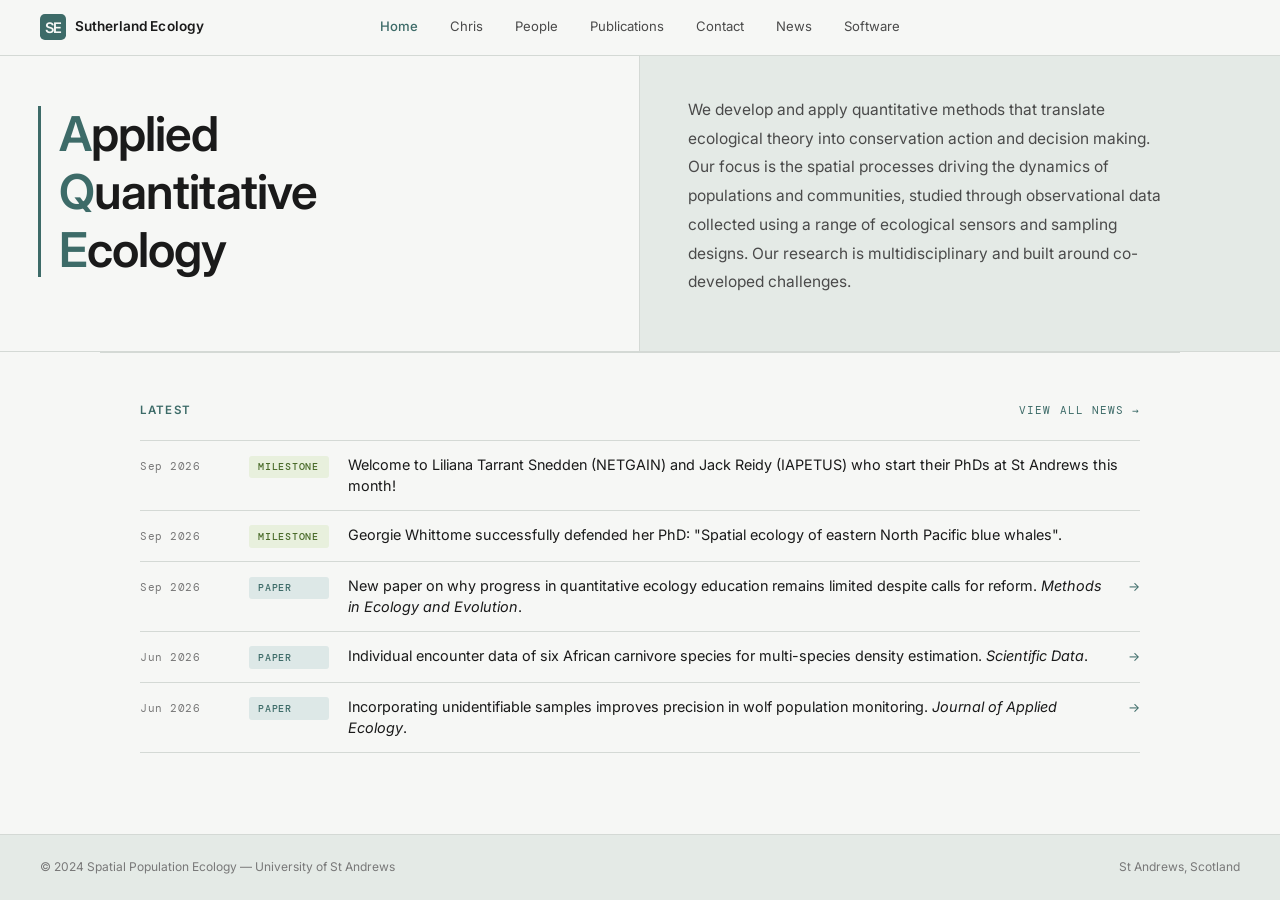
<file: index.html>
<!DOCTYPE html>
<html lang="en">
<head>
  <meta charset="UTF-8" />
  <meta name="viewport" content="width=device-width, initial-scale=1.0" />
  <title>Sutherland Ecology — Applied Quantitative Ecology</title>
  <link rel="stylesheet" href="style.css" />
  <link rel="icon" type="image/svg+xml" href="favicon.svg" />

  <style>
    .hero-title {
      display: flex;
      flex-direction: column;
      gap: .15rem;
      border-left: 3px solid var(--accent);
      padding-left: 1.1rem;
      margin-left: -.1rem;
    }
    .hero-title span {
      display: block;
      line-height: 1.15;
    }
    .hero-title em {
      font-style: normal;
      color: var(--accent);
    }
  </style>
  <!-- Google tag (gtag.js) -->
  <script async src="https://www.googletagmanager.com/gtag/js?id=G-0MCSNY5GV2"></script>
  <script>
    window.dataLayer = window.dataLayer || [];
    function gtag(){dataLayer.push(arguments);}
    gtag('js', new Date());
    gtag('config', 'G-0MCSNY5GV2');
  </script>
</head>
<body>

  <nav>
    <a class="nav-brand" href="index.html">
      <svg width="26" height="26" viewBox="0 0 32 32" xmlns="http://www.w3.org/2000/svg" style="flex-shrink:0;">
        <rect width="32" height="32" rx="6" fill="#3d6b68"/>
        <text x="16" y="23" font-family="Inter, system-ui, sans-serif" font-size="18" font-weight="600" fill="#f6f7f5" text-anchor="middle" letter-spacing="-1">SE</text>
      </svg>
      Sutherland Ecology
    </a>
    <ul class="nav-links">
      <li><a href="index.html" class="active">Home</a></li>
      <li><a href="chris.html">Chris</a></li>
      <li><a href="people.html">People</a></li>
      <li><a href="publications.html">Publications</a></li>
      <li><a href="contact.html">Contact</a></li>
      <li><a href="news.html">News</a></li>
      <li><a href="software.html">Software</a></li>
    </ul>
    <button class="nav-hamburger" id="hamburger" aria-label="Menu">
      <span></span><span></span><span></span>
    </button>
  </nav>

  <!-- Mobile drawer -->
  <div class="nav-drawer" id="nav-drawer">
    <a href="index.html" class="active">Home</a>
    <a href="chris.html">Chris</a>
    <a href="people.html">People</a>
    <a href="publications.html">Publications</a>
    <a href="contact.html">Contact</a>
    <a href="news.html">News</a>
    <a href="software.html">Software</a>
  </div>

    <main>
    <section class="hero">

      <div class="hero-left">
        <h1 class="hero-title">
          <span><em>A</em>pplied</span>
          <span><em>Q</em>uantitative</span>
          <span><em>E</em>cology</span>
        </h1>
      </div>

      <div class="hero-right">
        <p class="hero-desc" style="color:var(--muted); font-size:.97rem; line-height:1.85;">
          We develop and apply quantitative methods that translate ecological theory into
          conservation action and decision making. Our focus is the spatial processes driving
          the dynamics of populations and communities, studied through observational data
          collected using a range of ecological sensors and sampling designs. Our research
          is multidisciplinary and built around co-developed challenges.
        </p>
      </div>

    </section>

  <!-- NEWS TEASER -->
  <section class="news-section">
    <div class="news-section-header">
      <h2>Latest</h2>
      <a class="news-see-all" href="news.html">View all news &rarr;</a>
    </div>
    <div class="news-list">
      <div class="news-row">
        <span class="news-date">Sep 2026</span>
        <span class="news-tag tag-milestone">Milestone</span>
        <span class="news-headline">Welcome to Liliana Tarrant Snedden (NETGAIN) and Jack Reidy (IAPETUS) who start their PhDs at St Andrews this month!</span>
        <span class="news-arrow"></span>
      </div>

      <div class="news-row">
        <span class="news-date">Sep 2026</span>
        <span class="news-tag tag-milestone">Milestone</span>
        <span class="news-headline">Georgie Whittome successfully defended her PhD: "Spatial ecology of eastern North Pacific blue whales".</span>
        <span class="news-arrow"></span>
      </div>

      <div class="news-row">
        <span class="news-date">Sep 2026</span>
        <span class="news-tag tag-paper">Paper</span>
        <span class="news-headline">New paper on why progress in quantitative ecology education remains limited despite calls for reform. <em>Methods in Ecology and Evolution</em>.</span>
        <span class="news-arrow"><a href="https://besjournals.onlinelibrary.wiley.com/doi/full/10.1111/2041-210x.70405" target="_blank" rel="noopener">&rarr;</a></span>
      </div>

      <div class="news-row">
        <span class="news-date">Jun 2026</span>
        <span class="news-tag tag-paper">Paper</span>
        <span class="news-headline">Individual encounter data of six African carnivore species for multi-species density estimation. <em>Scientific Data</em>.</span>
        <span class="news-arrow"><a href="https://www.nature.com/articles/s41597-026-07332-x" target="_blank" rel="noopener">&rarr;</a></span>
      </div>

      <div class="news-row">
        <span class="news-date">Jun 2026</span>
        <span class="news-tag tag-paper">Paper</span>
        <span class="news-headline">Incorporating unidentifiable samples improves precision in wolf population monitoring. <em>Journal of Applied Ecology</em>.</span>
        <span class="news-arrow"><a href="https://doi.org/10.1111/1365-2664.70468" target="_blank" rel="noopener">&rarr;</a></span>
      </div>

    </div>
  </section>
  </main>

  <footer>
    <span class="footer-copy">&copy; 2024 Spatial Population Ecology &mdash; University of St Andrews</span>
    <span class="footer-copy">St Andrews, Scotland</span>
  </footer>

  <script>
    const hamburger = document.getElementById('hamburger');
    const drawer = document.getElementById('nav-drawer');
    hamburger.addEventListener('click', () => {
      hamburger.classList.toggle('open');
      drawer.classList.toggle('open');
    });
    drawer.querySelectorAll('a').forEach(a => {
      a.addEventListener('click', () => {
        hamburger.classList.remove('open');
        drawer.classList.remove('open');
      });
    });
  </script>
</body>
</html>
</file>
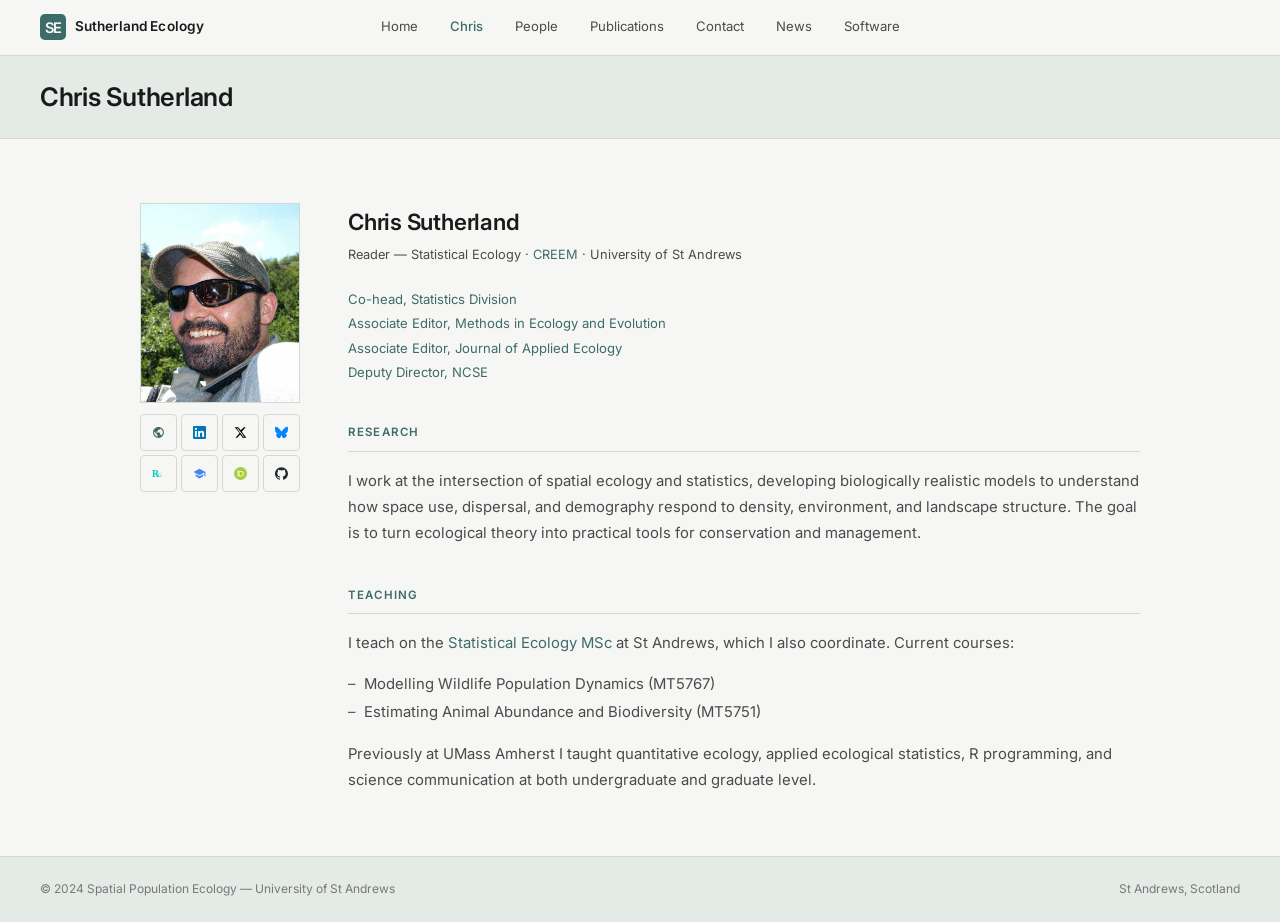
<file: chris.html>
<!DOCTYPE html>
<html lang="en">
<head>
  <meta charset="UTF-8" />
  <meta name="viewport" content="width=device-width, initial-scale=1.0" />
  <title>Chris Sutherland — Spatial Population Ecology</title>
  <link rel="stylesheet" href="style.css" />
  <link rel="icon" type="image/svg+xml" href="favicon.svg" />

  <style>
    .profile-links {
      display: grid;
      grid-template-columns: repeat(4, 1fr);
      gap: 4px;
      margin-top: .7rem;
      width: 160px;
    }
    .roles-list {
      list-style: none;
      padding: 0;
      margin: .5rem 0 0;
    }
    .roles-list li {
      font-size: .82rem;
      color: var(--muted);
      padding-left: 0;
      margin-bottom: .3rem;
      line-height: 1.5;
    }
    .roles-list li::before { content: none; }
    .roles-list a {
      color: var(--accent);
      border-bottom: 1px solid transparent;
      transition: border-color .15s;
    }
    .roles-list a:hover { border-bottom-color: var(--accent); }
  </style>
  <!-- Google tag (gtag.js) -->
  <script async src="https://www.googletagmanager.com/gtag/js?id=G-0MCSNY5GV2"></script>
  <script>
    window.dataLayer = window.dataLayer || [];
    function gtag(){dataLayer.push(arguments);}
    gtag('js', new Date());
    gtag('config', 'G-0MCSNY5GV2');
  </script>
</head>
<body>

  <nav>
    <a class="nav-brand" href="index.html">
      <svg width="26" height="26" viewBox="0 0 32 32" xmlns="http://www.w3.org/2000/svg" style="flex-shrink:0;">
        <rect width="32" height="32" rx="6" fill="#3d6b68"/>
        <text x="16" y="23" font-family="Inter, system-ui, sans-serif" font-size="18" font-weight="600" fill="#f6f7f5" text-anchor="middle" letter-spacing="-1">SE</text>
      </svg>
      Sutherland Ecology
    </a>
    <ul class="nav-links">
      <li><a href="index.html">Home</a></li>
      <li><a href="chris.html" class="active">Chris</a></li>
      <li><a href="people.html">People</a></li>
      <li><a href="publications.html">Publications</a></li>
      <li><a href="contact.html">Contact</a></li>
      <li><a href="news.html">News</a></li>
      <li><a href="software.html">Software</a></li>
    </ul>
    <button class="nav-hamburger" id="hamburger" aria-label="Menu">
      <span></span><span></span><span></span>
    </button>
  </nav>

  <!-- Mobile drawer -->
  <div class="nav-drawer" id="nav-drawer">
    <a href="index.html">Home</a>
    <a href="chris.html" class="active">Chris</a>
    <a href="people.html">People</a>
    <a href="publications.html">Publications</a>
    <a href="contact.html">Contact</a>
    <a href="news.html">News</a>
    <a href="software.html">Software</a>
  </div>

  
  <div class="page-header">
    <h1>Chris Sutherland</h1>
  </div>

  <main>
    <div class="section">
      <div class="profile-grid">

        <!-- LEFT COLUMN: photo + tiles underneath -->
        <div>
          <img src="images/me.jpg" alt="Chris Sutherland" class="profile-img" />
          <div class="profile-links">
            <a class="team-link link-web" href="https://chrissuthy.github.io/" target="_blank" rel="noopener"><svg viewBox="0 0 24 24"><path d="M12 2C6.48 2 2 6.48 2 12s4.48 10 10 10 10-4.48 10-10S17.52 2 12 2zm-1 17.93c-3.95-.49-7-3.85-7-7.93 0-.62.08-1.21.21-1.79L9 15v1c0 1.1.9 2 2 2v1.93zm6.9-2.54c-.26-.81-1-1.39-1.9-1.39h-1v-3c0-.55-.45-1-1-1H8v-2h2c.55 0 1-.45 1-1V7h2c1.1 0 2-.9 2-2v-.41c2.93 1.19 5 4.06 5 7.41 0 2.08-.8 3.97-2.1 5.39z"/></svg></a>
            <a class="team-link link-linkedin" href="https://www.linkedin.com/in/chris-sutherland-033a141ba" target="_blank" rel="noopener"><svg viewBox="0 0 24 24"><path d="M20.447 20.452h-3.554v-5.569c0-1.328-.027-3.037-1.852-3.037-1.853 0-2.136 1.445-2.136 2.939v5.667H9.351V9h3.414v1.561h.046c.477-.9 1.637-1.85 3.37-1.85 3.601 0 4.267 2.37 4.267 5.455v6.286zM5.337 7.433a2.062 2.062 0 0 1-2.063-2.065 2.064 2.064 0 1 1 2.063 2.065zm1.782 13.019H3.555V9h3.564v11.452zM22.225 0H1.771C.792 0 0 .774 0 1.729v20.542C0 23.227.792 24 1.771 24h20.451C23.2 24 24 23.227 24 22.271V1.729C24 .774 23.2 0 22.222 0h.003z"/></svg></a>
            <a class="team-link link-twitter" href="https://x.com/chrissuthy" target="_blank" rel="noopener"><svg viewBox="0 0 24 24"><path d="M18.244 2.25h3.308l-7.227 8.26 8.502 11.24H16.17l-4.714-6.231-5.401 6.231H2.74l7.73-8.835L1.254 2.25H8.08l4.253 5.622zm-1.161 17.52h1.833L7.084 4.126H5.117z"/></svg></a>
            <a class="team-link link-bluesky" href="https://bsky.app/profile/chrissuthy.bsky.social" target="_blank" rel="noopener"><svg viewBox="0 0 24 24"><path d="M12 10.8c-1.087-2.114-4.046-6.053-6.798-7.995C2.566.944 1.561 1.266.902 1.565.139 1.908 0 3.08 0 3.768c0 .69.378 5.65.624 6.479.815 2.736 3.713 3.66 6.383 3.364.136-.02.275-.039.415-.056-.138.022-.276.04-.415.056-3.912.58-7.387 2.005-2.83 7.078 5.013 5.19 6.87-1.113 7.823-4.308.953 3.195 2.05 9.271 7.733 4.308 4.267-4.308 1.172-6.498-2.74-7.078a8.741 8.741 0 0 1-.415-.056c.14.017.279.036.415.056 2.67.297 5.568-.628 6.383-3.364.246-.828.624-5.79.624-6.478 0-.69-.139-1.861-.902-2.204-.659-.299-1.664-.62-4.3 1.24C16.046 4.748 13.087 8.687 12 10.8z"/></svg></a>
            <a class="team-link link-rg" href="https://www.researchgate.net/profile/Chris-Sutherland" target="_blank" rel="noopener"><svg viewBox="0 0 24 24"><text x="0" y="18" font-family="Georgia,serif" font-size="18" font-weight="bold" fill="currentColor">R</text><text x="10" y="18" font-family="Georgia,serif" font-size="11" fill="currentColor">G</text></svg></a>
            <a class="team-link link-scholar" href="https://scholar.google.com/citations?user=PZhqA9UAAAAJ&hl=en" target="_blank" rel="noopener"><svg viewBox="0 0 24 24"><path d="M12 3L1 9l11 6 9-4.91V17h2V9L12 3zM5 13.18v4L12 21l7-3.82v-4L12 17l-7-3.82z"/></svg></a>
            <a class="team-link link-orcid" href="https://orcid.org/0000-0003-2073-1751" target="_blank" rel="noopener"><svg viewBox="0 0 256 256" style="width:13px;height:13px;"><circle cx="128" cy="128" r="128" fill="#a6ce39"/><path d="M86.3 186.2H70.9V79.1h15.4v107.1zm22.6 0h-15V79.1h38.9c39.3 0 58.2 18.6 58.2 53.5 0 35.9-19.7 53.6-59.2 53.6h-22.9zm0-93.6v79.9h21.6c27.7 0 42.2-13.1 42.2-39.8 0-27-14.5-40.1-42.2-40.1h-21.6zm-33.3-27.1c0 5.5-4.5 10-10 10s-10-4.5-10-10 4.5-10 10-10 10 4.5 10 10z" fill="#fff"/></svg></a>
            <a class="team-link link-github" href="https://github.com/chrissuthy" target="_blank" rel="noopener"><svg viewBox="0 0 24 24"><path d="M12 .297c-6.63 0-12 5.373-12 12 0 5.303 3.438 9.8 8.205 11.385.6.113.82-.258.82-.577 0-.285-.01-1.04-.015-2.04-3.338.724-4.042-1.61-4.042-1.61C4.422 18.07 3.633 17.7 3.633 17.7c-1.087-.744.084-.729.084-.729 1.205.084 1.838 1.236 1.838 1.236 1.07 1.835 2.809 1.305 3.495.998.108-.776.417-1.305.76-1.605-2.665-.3-5.466-1.332-5.466-5.93 0-1.31.465-2.38 1.235-3.22-.135-.303-.54-1.523.105-3.176 0 0 1.005-.322 3.3 1.23.96-.267 1.98-.399 3-.405 1.02.006 2.04.138 3 .405 2.28-1.552 3.285-1.23 3.285-1.23.645 1.653.24 2.873.12 3.176.765.84 1.23 1.91 1.23 3.22 0 4.61-2.805 5.625-5.475 5.92.42.36.81 1.096.81 2.22 0 1.606-.015 2.896-.015 3.286 0 .315.21.69.825.57C20.565 22.092 24 17.592 24 12.297c0-6.627-5.373-12-12-12"/></svg></a>
          </div>
        </div>

        <!-- RIGHT COLUMN: name, title, roles, bio -->
        <div>
          <div class="profile-name">Chris Sutherland</div>
          <div class="profile-role">Reader — Statistical Ecology &middot; <a href="https://www.creem.st-andrews.ac.uk/" target="_blank" rel="noopener">CREEM</a> &middot; University of St Andrews</div>

          <ul class="roles-list">
            <li><a href="https://stats.wp.st-andrews.ac.uk/" target="_blank" rel="noopener">Co-head, Statistics Division</a></li>
            <li><a href="https://besjournals.onlinelibrary.wiley.com/journal/2041210x" target="_blank" rel="noopener">Associate Editor, Methods in Ecology and Evolution</a></li>
            <li><a href="https://besjournals.onlinelibrary.wiley.com/journal/13652664" target="_blank" rel="noopener">Associate Editor, Journal of Applied Ecology</a></li>
            <li><a href="https://ncse.uk/" target="_blank" rel="noopener">Deputy Director, NCSE</a></li>
          </ul>

          <h2>Research</h2>
          <p>
            I work at the intersection of spatial ecology and statistics, developing
            biologically realistic models to understand how space use, dispersal, and
            demography respond to density, environment, and landscape structure. The goal
            is to turn ecological theory into practical tools for conservation and management.
          </p>

          <h2>Teaching</h2>
          <p>
            I teach on the <a href="https://www.st-andrews.ac.uk/subjects/statistics/statistical-ecology-msc/" target="_blank" rel="noopener">Statistical Ecology MSc</a>
            at St Andrews, which I also coordinate. Current courses:
          </p>
          <ul>
            <li>Modelling Wildlife Population Dynamics (MT5767)</li>
            <li>Estimating Animal Abundance and Biodiversity (MT5751)</li>
          </ul>
          <p style="margin-top:1rem;">
            Previously at UMass Amherst I taught quantitative ecology, applied ecological
            statistics, R programming, and science communication at both undergraduate
            and graduate level.
          </p>
        </div>

      </div>
    </div>
  </main>

  <footer>
    <span class="footer-copy">&copy; 2024 Spatial Population Ecology &mdash; University of St Andrews</span>
    <span class="footer-copy">St Andrews, Scotland</span>
  </footer>

  <script>
    const hamburger = document.getElementById('hamburger');
    const drawer = document.getElementById('nav-drawer');
    hamburger.addEventListener('click', () => {
      hamburger.classList.toggle('open');
      drawer.classList.toggle('open');
    });
    drawer.querySelectorAll('a').forEach(a => {
      a.addEventListener('click', () => {
        hamburger.classList.remove('open');
        drawer.classList.remove('open');
      });
    });
  </script>
</body>
</html>
</file>
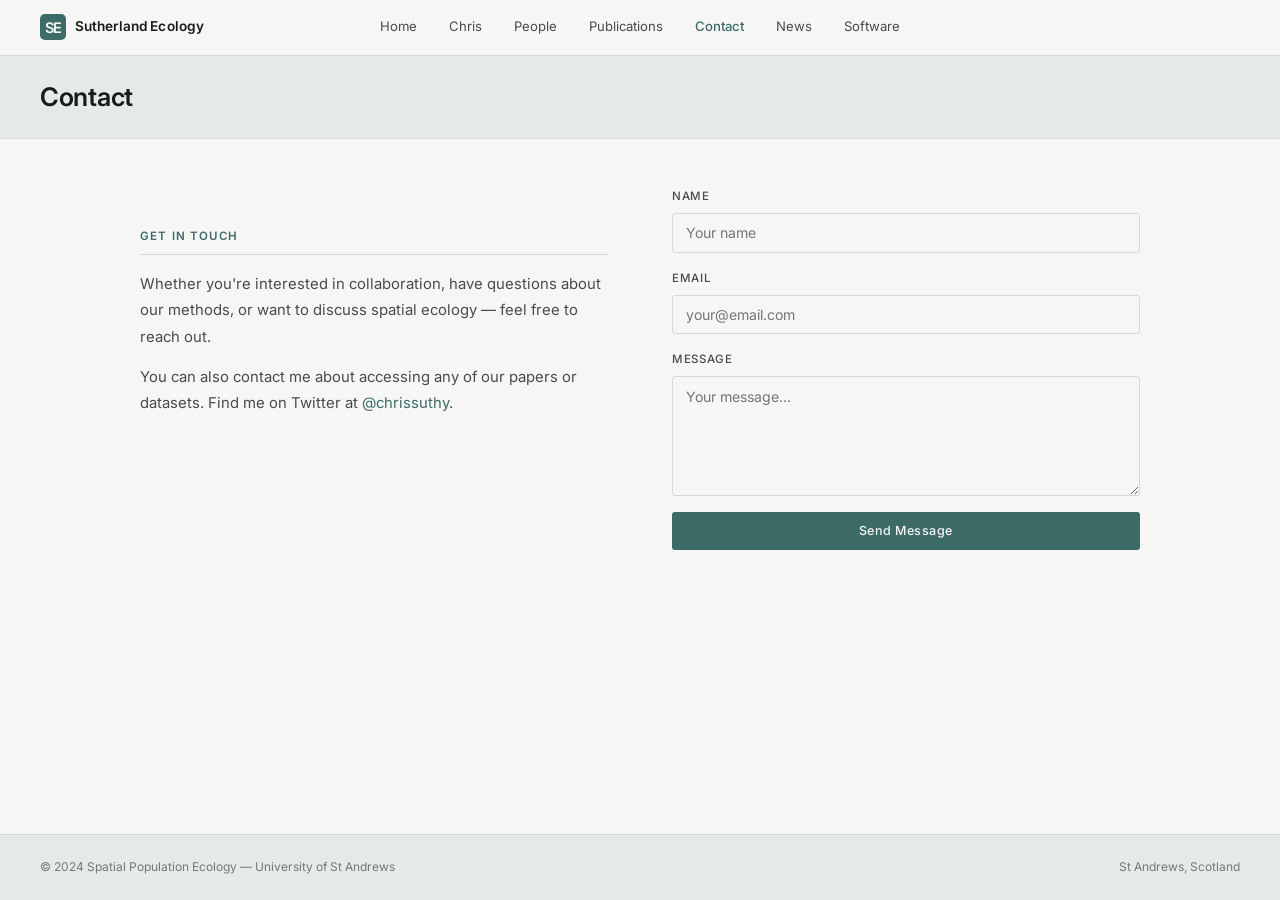
<file: contact.html>
<!DOCTYPE html>
<html lang="en">
<head>
  <meta charset="UTF-8" />
  <meta name="viewport" content="width=device-width, initial-scale=1.0" />
  <title>Contact — Spatial Population Ecology</title>
  <link rel="stylesheet" href="style.css" />
  <link rel="icon" type="image/svg+xml" href="favicon.svg" />

  <!-- Google tag (gtag.js) -->
  <script async src="https://www.googletagmanager.com/gtag/js?id=G-0MCSNY5GV2"></script>
  <script>
    window.dataLayer = window.dataLayer || [];
    function gtag(){dataLayer.push(arguments);}
    gtag('js', new Date());
    gtag('config', 'G-0MCSNY5GV2');
  </script>
</head>
<body>

  <nav>
    <a class="nav-brand" href="index.html">
      <svg width="26" height="26" viewBox="0 0 32 32" xmlns="http://www.w3.org/2000/svg" style="flex-shrink:0;">
        <rect width="32" height="32" rx="6" fill="#3d6b68"/>
        <text x="16" y="23" font-family="Inter, system-ui, sans-serif" font-size="18" font-weight="600" fill="#f6f7f5" text-anchor="middle" letter-spacing="-1">SE</text>
      </svg>
      Sutherland Ecology
    </a>
    <ul class="nav-links">
      <li><a href="index.html">Home</a></li>
      <li><a href="chris.html">Chris</a></li>
      <li><a href="people.html">People</a></li>
      <li><a href="publications.html">Publications</a></li>
      <li><a href="contact.html" class="active">Contact</a></li>
      <li><a href="news.html">News</a></li>
      <li><a href="software.html">Software</a></li>
    </ul>
    <button class="nav-hamburger" id="hamburger" aria-label="Menu">
      <span></span><span></span><span></span>
    </button>
  </nav>

  <!-- Mobile drawer -->
  <div class="nav-drawer" id="nav-drawer">
    <a href="index.html">Home</a>
    <a href="chris.html">Chris</a>
    <a href="people.html">People</a>
    <a href="publications.html">Publications</a>
    <a href="contact.html" class="active">Contact</a>
    <a href="news.html">News</a>
    <a href="software.html">Software</a>
  </div>

  
  <div class="page-header">
    <h1>Contact</h1>
  </div>

  <main>
    <div class="section">
      <div class="contact-grid">

        <div>
          <h2>Get In Touch</h2>
          <p>
            Whether you're interested in collaboration, have questions about our methods,
            or want to discuss spatial ecology — feel free to reach out.
          </p>
          <p>
            You can also contact me about accessing any of our papers or datasets.
            Find me on Twitter at
            <a href="https://twitter.com/chrissuthy" target="_blank" rel="noopener">@chrissuthy</a>.
          </p>
        </div>

        <!--
          Activate this form by signing up at formspree.io,
          creating a form, and replacing YOUR_FORM_ID below.
        -->
        <form
          class="contact-form"
          action="https://formspree.io/f/YOUR_FORM_ID"
          method="POST"
        >
          <div class="form-group">
            <label for="name">Name</label>
            <input type="text" id="name" name="name" required placeholder="Your name" />
          </div>
          <div class="form-group">
            <label for="email">Email</label>
            <input type="email" id="email" name="email" required placeholder="your@email.com" />
          </div>
          <div class="form-group">
            <label for="message">Message</label>
            <textarea id="message" name="message" required placeholder="Your message…"></textarea>
          </div>
          <button type="submit" class="btn-submit">Send Message</button>
        </form>

      </div>
    </div>
  </main>

  <footer>
    <span class="footer-copy">&copy; 2024 Spatial Population Ecology &mdash; University of St Andrews</span>
    <span class="footer-copy">St Andrews, Scotland</span>
  </footer>

  <script>
    const hamburger = document.getElementById('hamburger');
    const drawer = document.getElementById('nav-drawer');
    hamburger.addEventListener('click', () => {
      hamburger.classList.toggle('open');
      drawer.classList.toggle('open');
    });
    drawer.querySelectorAll('a').forEach(a => {
      a.addEventListener('click', () => {
        hamburger.classList.remove('open');
        drawer.classList.remove('open');
      });
    });
  </script>
</body>
</html>
</file>
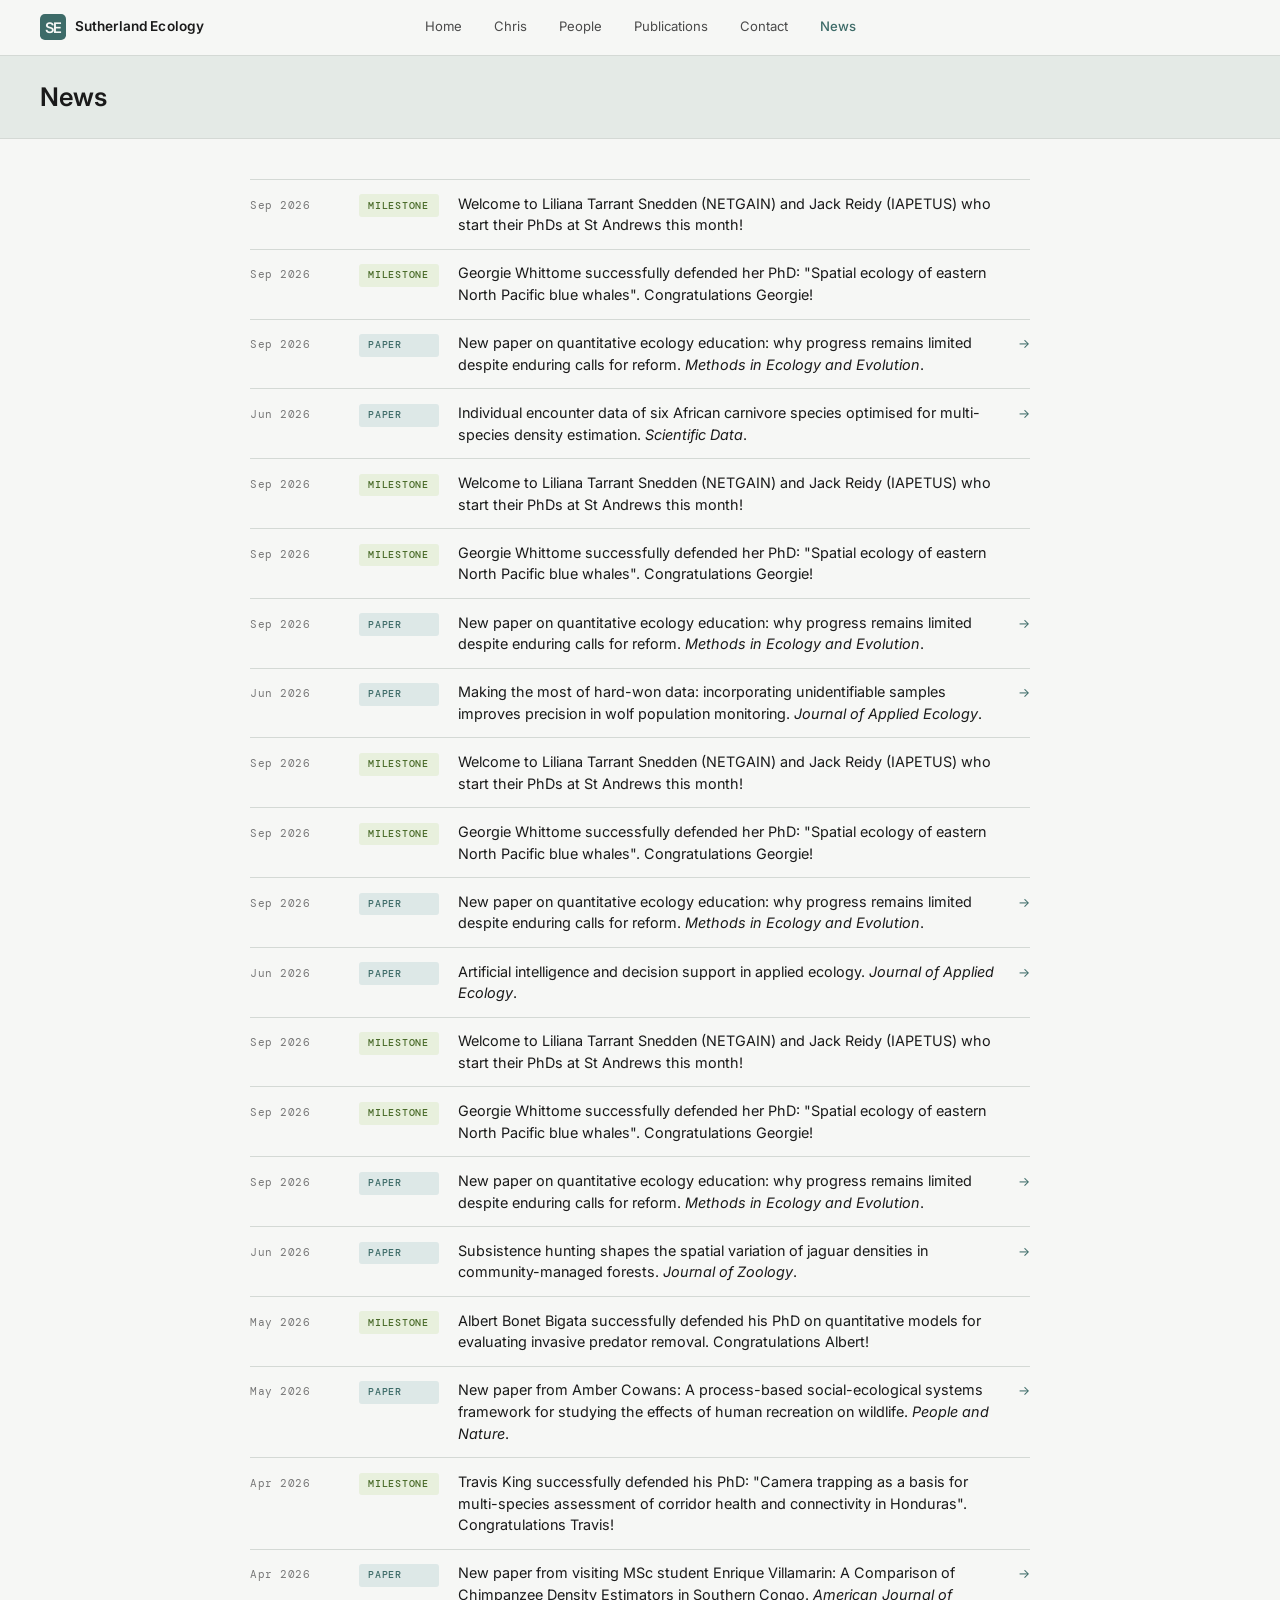
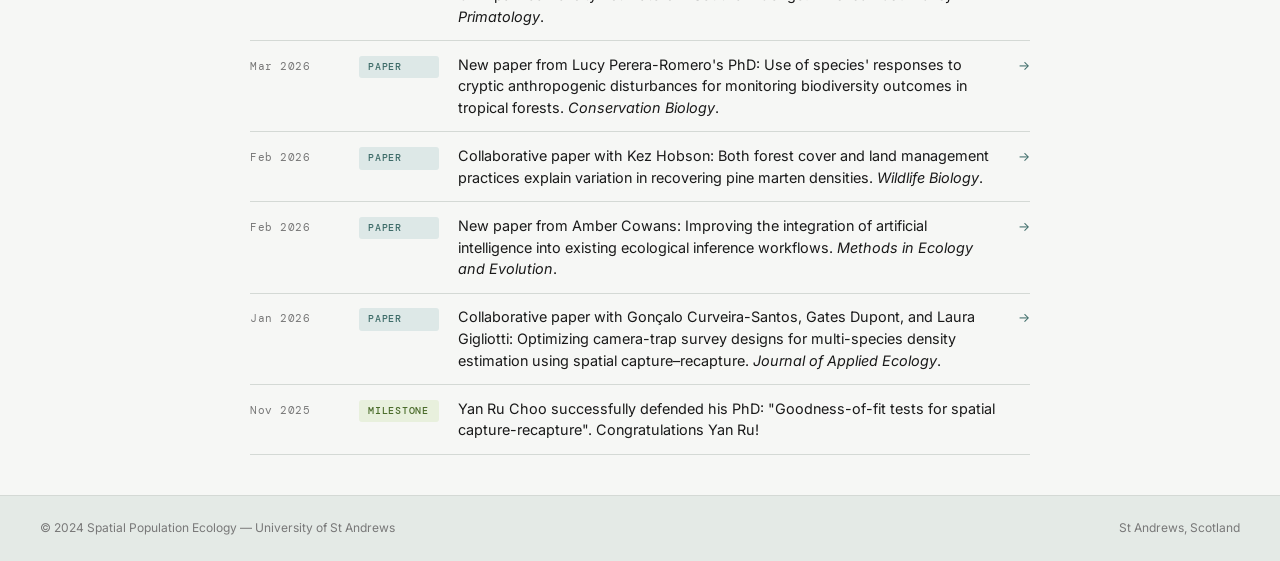
<file: news.html>
<!DOCTYPE html>
<html lang="en">
<head>
  <meta charset="UTF-8" />
  <meta name="viewport" content="width=device-width, initial-scale=1.0" />
  <title>News — Spatial Population Ecology</title>
  <link rel="stylesheet" href="style.css" />
  <link rel="icon" type="image/svg+xml" href="favicon.svg" />
  <!-- Google tag (gtag.js) -->
  <script async src="https://www.googletagmanager.com/gtag/js?id=G-0MCSNY5GV2"></script>
  <script>
    window.dataLayer = window.dataLayer || [];
    function gtag(){dataLayer.push(arguments);}
    gtag('js', new Date());
    gtag('config', 'G-0MCSNY5GV2');
  </script>
</head>
<body>

  <nav>
    <a class="nav-brand" href="index.html">
      <svg width="26" height="26" viewBox="0 0 32 32" xmlns="http://www.w3.org/2000/svg" style="flex-shrink:0;">
        <rect width="32" height="32" rx="6" fill="#3d6b68"/>
        <text x="16" y="23" font-family="Inter, system-ui, sans-serif" font-size="18" font-weight="600" fill="#f6f7f5" text-anchor="middle" letter-spacing="-1">SE</text>
      </svg>
      Sutherland Ecology
    </a>
    <ul class="nav-links">
      <li><a href="index.html">Home</a></li>
      <li><a href="chris.html">Chris</a></li>
      <li><a href="people.html">People</a></li>
      <li><a href="publications.html">Publications</a></li>
      <li><a href="contact.html">Contact</a></li>
      <li><a href="news.html" class="active">News</a></li>
    </ul>
    <button class="nav-hamburger" id="hamburger" aria-label="Menu">
      <span></span><span></span><span></span>
    </button>
  </nav>

  <!-- Mobile drawer -->
  <div class="nav-drawer" id="nav-drawer">
    <a href="index.html">Home</a>
    <a href="chris.html">Chris</a>
    <a href="people.html">People</a>
    <a href="publications.html">Publications</a>
    <a href="contact.html">Contact</a>
    <a href="news.html" class="active">News</a>
    <a href="software.html">Software</a>
  </div>

  <div class="page-header">
    <h1>News</h1>
  </div>

  <main>
    <div class="news-page-list">

      <!--
        ADD NEW ITEMS AT THE TOP — newest first.
        Copy one of the blocks below, update date/tag/text/link.

        LINKED item (paper, event with URL):
        <a class="news-row" href="URL" target="_blank" rel="noopener">
          <span class="news-date">Mon YYYY</span>
          <span class="news-tag tag-paper">Paper</span>
          <span class="news-headline">Headline text.</span>
          <span class="news-arrow">&rarr;</span>
        </a>

        UNLINKED item (milestone, internal news):
        <div class="news-row">
          <span class="news-date">Mon YYYY</span>
          <span class="news-tag tag-milestone">Milestone</span>
          <span class="news-headline">Headline text.</span>
          <span class="news-arrow"></span>
        </div>

        TAG OPTIONS:
          tag-paper      (teal)
          tag-milestone  (green)
          tag-event      (warm brown)
      -->

      <div class="news-row">
        <span class="news-date">Sep 2026</span>
        <span class="news-tag tag-milestone">Milestone</span>
        <span class="news-headline">Welcome to Liliana Tarrant Snedden (NETGAIN) and Jack Reidy (IAPETUS) who start their PhDs at St Andrews this month!</span>
        <span class="news-arrow"></span>
      </div>

            <div class="news-row">
        <span class="news-date">Sep 2026</span>
        <span class="news-tag tag-milestone">Milestone</span>
        <span class="news-headline">Georgie Whittome successfully defended her PhD: "Spatial ecology of eastern North Pacific blue whales". Congratulations Georgie!</span>
        <span class="news-arrow"></span>
      </div>

      <div class="news-row">
        <span class="news-date">Sep 2026</span>
        <span class="news-tag tag-paper">Paper</span>
        <span class="news-headline">New paper on quantitative ecology education: why progress remains limited despite enduring calls for reform. <em>Methods in Ecology and Evolution</em>.</span>
        <span class="news-arrow"><a href="https://besjournals.onlinelibrary.wiley.com/doi/full/10.1111/2041-210x.70405" target="_blank" rel="noopener">&rarr;</a></span>
      </div>

            <div class="news-row">
        <span class="news-date">Jun 2026</span>
        <span class="news-tag tag-paper">Paper</span>
        <span class="news-headline">Individual encounter data of six African carnivore species optimised for multi-species density estimation. <em>Scientific Data</em>.</span>
        <span class="news-arrow"><a href="https://www.nature.com/articles/s41597-026-07332-x" target="_blank" rel="noopener">&rarr;</a></span>
      </div>

      <div class="news-row">
        <span class="news-date">Sep 2026</span>
        <span class="news-tag tag-milestone">Milestone</span>
        <span class="news-headline">Welcome to Liliana Tarrant Snedden (NETGAIN) and Jack Reidy (IAPETUS) who start their PhDs at St Andrews this month!</span>
        <span class="news-arrow"></span>
      </div>

            <div class="news-row">
        <span class="news-date">Sep 2026</span>
        <span class="news-tag tag-milestone">Milestone</span>
        <span class="news-headline">Georgie Whittome successfully defended her PhD: "Spatial ecology of eastern North Pacific blue whales". Congratulations Georgie!</span>
        <span class="news-arrow"></span>
      </div>

      <div class="news-row">
        <span class="news-date">Sep 2026</span>
        <span class="news-tag tag-paper">Paper</span>
        <span class="news-headline">New paper on quantitative ecology education: why progress remains limited despite enduring calls for reform. <em>Methods in Ecology and Evolution</em>.</span>
        <span class="news-arrow"><a href="https://besjournals.onlinelibrary.wiley.com/doi/full/10.1111/2041-210x.70405" target="_blank" rel="noopener">&rarr;</a></span>
      </div>

            <div class="news-row">
        <span class="news-date">Jun 2026</span>
        <span class="news-tag tag-paper">Paper</span>
        <span class="news-headline">Making the most of hard-won data: incorporating unidentifiable samples improves precision in wolf population monitoring. <em>Journal of Applied Ecology</em>.</span>
        <span class="news-arrow"><a href="https://doi.org/10.1111/1365-2664.70468" target="_blank" rel="noopener">&rarr;</a></span>
      </div>

      <div class="news-row">
        <span class="news-date">Sep 2026</span>
        <span class="news-tag tag-milestone">Milestone</span>
        <span class="news-headline">Welcome to Liliana Tarrant Snedden (NETGAIN) and Jack Reidy (IAPETUS) who start their PhDs at St Andrews this month!</span>
        <span class="news-arrow"></span>
      </div>

            <div class="news-row">
        <span class="news-date">Sep 2026</span>
        <span class="news-tag tag-milestone">Milestone</span>
        <span class="news-headline">Georgie Whittome successfully defended her PhD: "Spatial ecology of eastern North Pacific blue whales". Congratulations Georgie!</span>
        <span class="news-arrow"></span>
      </div>

      <div class="news-row">
        <span class="news-date">Sep 2026</span>
        <span class="news-tag tag-paper">Paper</span>
        <span class="news-headline">New paper on quantitative ecology education: why progress remains limited despite enduring calls for reform. <em>Methods in Ecology and Evolution</em>.</span>
        <span class="news-arrow"><a href="https://besjournals.onlinelibrary.wiley.com/doi/full/10.1111/2041-210x.70405" target="_blank" rel="noopener">&rarr;</a></span>
      </div>

            <div class="news-row">
        <span class="news-date">Jun 2026</span>
        <span class="news-tag tag-paper">Paper</span>
        <span class="news-headline">Artificial intelligence and decision support in applied ecology. <em>Journal of Applied Ecology</em>.</span>
        <span class="news-arrow"><a href="https://doi.org/10.1111/1365-2664.70455" target="_blank" rel="noopener">&rarr;</a></span>
      </div>

      <div class="news-row">
        <span class="news-date">Sep 2026</span>
        <span class="news-tag tag-milestone">Milestone</span>
        <span class="news-headline">Welcome to Liliana Tarrant Snedden (NETGAIN) and Jack Reidy (IAPETUS) who start their PhDs at St Andrews this month!</span>
        <span class="news-arrow"></span>
      </div>

            <div class="news-row">
        <span class="news-date">Sep 2026</span>
        <span class="news-tag tag-milestone">Milestone</span>
        <span class="news-headline">Georgie Whittome successfully defended her PhD: "Spatial ecology of eastern North Pacific blue whales". Congratulations Georgie!</span>
        <span class="news-arrow"></span>
      </div>

      <div class="news-row">
        <span class="news-date">Sep 2026</span>
        <span class="news-tag tag-paper">Paper</span>
        <span class="news-headline">New paper on quantitative ecology education: why progress remains limited despite enduring calls for reform. <em>Methods in Ecology and Evolution</em>.</span>
        <span class="news-arrow"><a href="https://besjournals.onlinelibrary.wiley.com/doi/full/10.1111/2041-210x.70405" target="_blank" rel="noopener">&rarr;</a></span>
      </div>

            <div class="news-row">
        <span class="news-date">Jun 2026</span>
        <span class="news-tag tag-paper">Paper</span>
        <span class="news-headline">Subsistence hunting shapes the spatial variation of jaguar densities in community-managed forests. <em>Journal of Zoology</em>.</span>
        <span class="news-arrow"><a href="https://doi.org/10.1111/jzo.70126" target="_blank" rel="noopener">&rarr;</a></span>
      </div>

            <div class="news-row">
        <span class="news-date">May 2026</span>
        <span class="news-tag tag-milestone">Milestone</span>
        <span class="news-headline">Albert Bonet Bigata successfully defended his PhD on quantitative models for evaluating invasive predator removal. Congratulations Albert!</span>
        <span class="news-arrow"></span>
      </div>

            <div class="news-row">
        <span class="news-date">May 2026</span>
        <span class="news-tag tag-paper">Paper</span>
        <span class="news-headline">New paper from Amber Cowans: A process-based social-ecological systems framework for studying the effects of human recreation on wildlife. <em>People and Nature</em>.</span>
        <span class="news-arrow"><a href="https://besjournals.onlinelibrary.wiley.com/doi/full/10.1002/pan3.70333" target="_blank" rel="noopener">&rarr;</a></span>
      </div>

            <div class="news-row">
        <span class="news-date">Apr 2026</span>
        <span class="news-tag tag-milestone">Milestone</span>
        <span class="news-headline">Travis King successfully defended his PhD: "Camera trapping as a basis for multi-species assessment of corridor health and connectivity in Honduras". Congratulations Travis!</span>
        <span class="news-arrow"></span>
      </div>

            <div class="news-row">
        <span class="news-date">Apr 2026</span>
        <span class="news-tag tag-paper">Paper</span>
        <span class="news-headline">New paper from visiting MSc student Enrique Villamarin: A Comparison of Chimpanzee Density Estimators in Southern Congo. <em>American Journal of Primatology</em>.</span>
        <span class="news-arrow"><a href="http://dx.doi.org/10.1002/ajp.70154" target="_blank" rel="noopener">&rarr;</a></span>
      </div>

      <div class="news-row">
        <span class="news-date">Mar 2026</span>
        <span class="news-tag tag-paper">Paper</span>
        <span class="news-headline">New paper from Lucy Perera-Romero's PhD: Use of species' responses to cryptic anthropogenic disturbances for monitoring biodiversity outcomes in tropical forests. <em>Conservation Biology</em>.</span>
        <span class="news-arrow"><a href="http://dx.doi.org/10.1111/cobi.70159" target="_blank" rel="noopener">&rarr;</a></span>
      </div>

      <div class="news-row">
        <span class="news-date">Feb 2026</span>
        <span class="news-tag tag-paper">Paper</span>
        <span class="news-headline">Collaborative paper with Kez Hobson: Both forest cover and land management practices explain variation in recovering pine marten densities. <em>Wildlife Biology</em>.</span>
        <span class="news-arrow"><a href="http://doi.org/10.1002/wlb3.01594" target="_blank" rel="noopener">&rarr;</a></span>
      </div>

      <div class="news-row">
        <span class="news-date">Feb 2026</span>
        <span class="news-tag tag-paper">Paper</span>
        <span class="news-headline">New paper from Amber Cowans: Improving the integration of artificial intelligence into existing ecological inference workflows. <em>Methods in Ecology and Evolution</em>.</span>
        <span class="news-arrow"><a href="http://dx.doi.org/10.1111/2041-210X.14485" target="_blank" rel="noopener">&rarr;</a></span>
      </div>

      <div class="news-row">
        <span class="news-date">Jan 2026</span>
        <span class="news-tag tag-paper">Paper</span>
        <span class="news-headline">Collaborative paper with Gonçalo Curveira-Santos, Gates Dupont, and Laura Gigliotti: Optimizing camera-trap survey designs for multi-species density estimation using spatial capture–recapture. <em>Journal of Applied Ecology</em>.</span>
        <span class="news-arrow"><a href="http://dx.doi.org/10.1111/1365-2664.70261" target="_blank" rel="noopener">&rarr;</a></span>
      </div>

      <div class="news-row">
        <span class="news-date">Nov 2025</span>
        <span class="news-tag tag-milestone">Milestone</span>
        <span class="news-headline">Yan Ru Choo successfully defended his PhD: "Goodness-of-fit tests for spatial capture-recapture". Congratulations Yan Ru!</span>
        <span class="news-arrow"></span>
      </div>

    </div>
  </main>

  <footer>
    <span class="footer-copy">&copy; 2024 Spatial Population Ecology &mdash; University of St Andrews</span>
    <span class="footer-copy">St Andrews, Scotland</span>
  </footer>

  <script>
    const hamburger = document.getElementById('hamburger');
    const drawer = document.getElementById('nav-drawer');
    hamburger.addEventListener('click', () => {
      hamburger.classList.toggle('open');
      drawer.classList.toggle('open');
    });
    drawer.querySelectorAll('a').forEach(a => {
      a.addEventListener('click', () => {
        hamburger.classList.remove('open');
        drawer.classList.remove('open');
      });
    });
  </script>

</body>
</html>
</file>
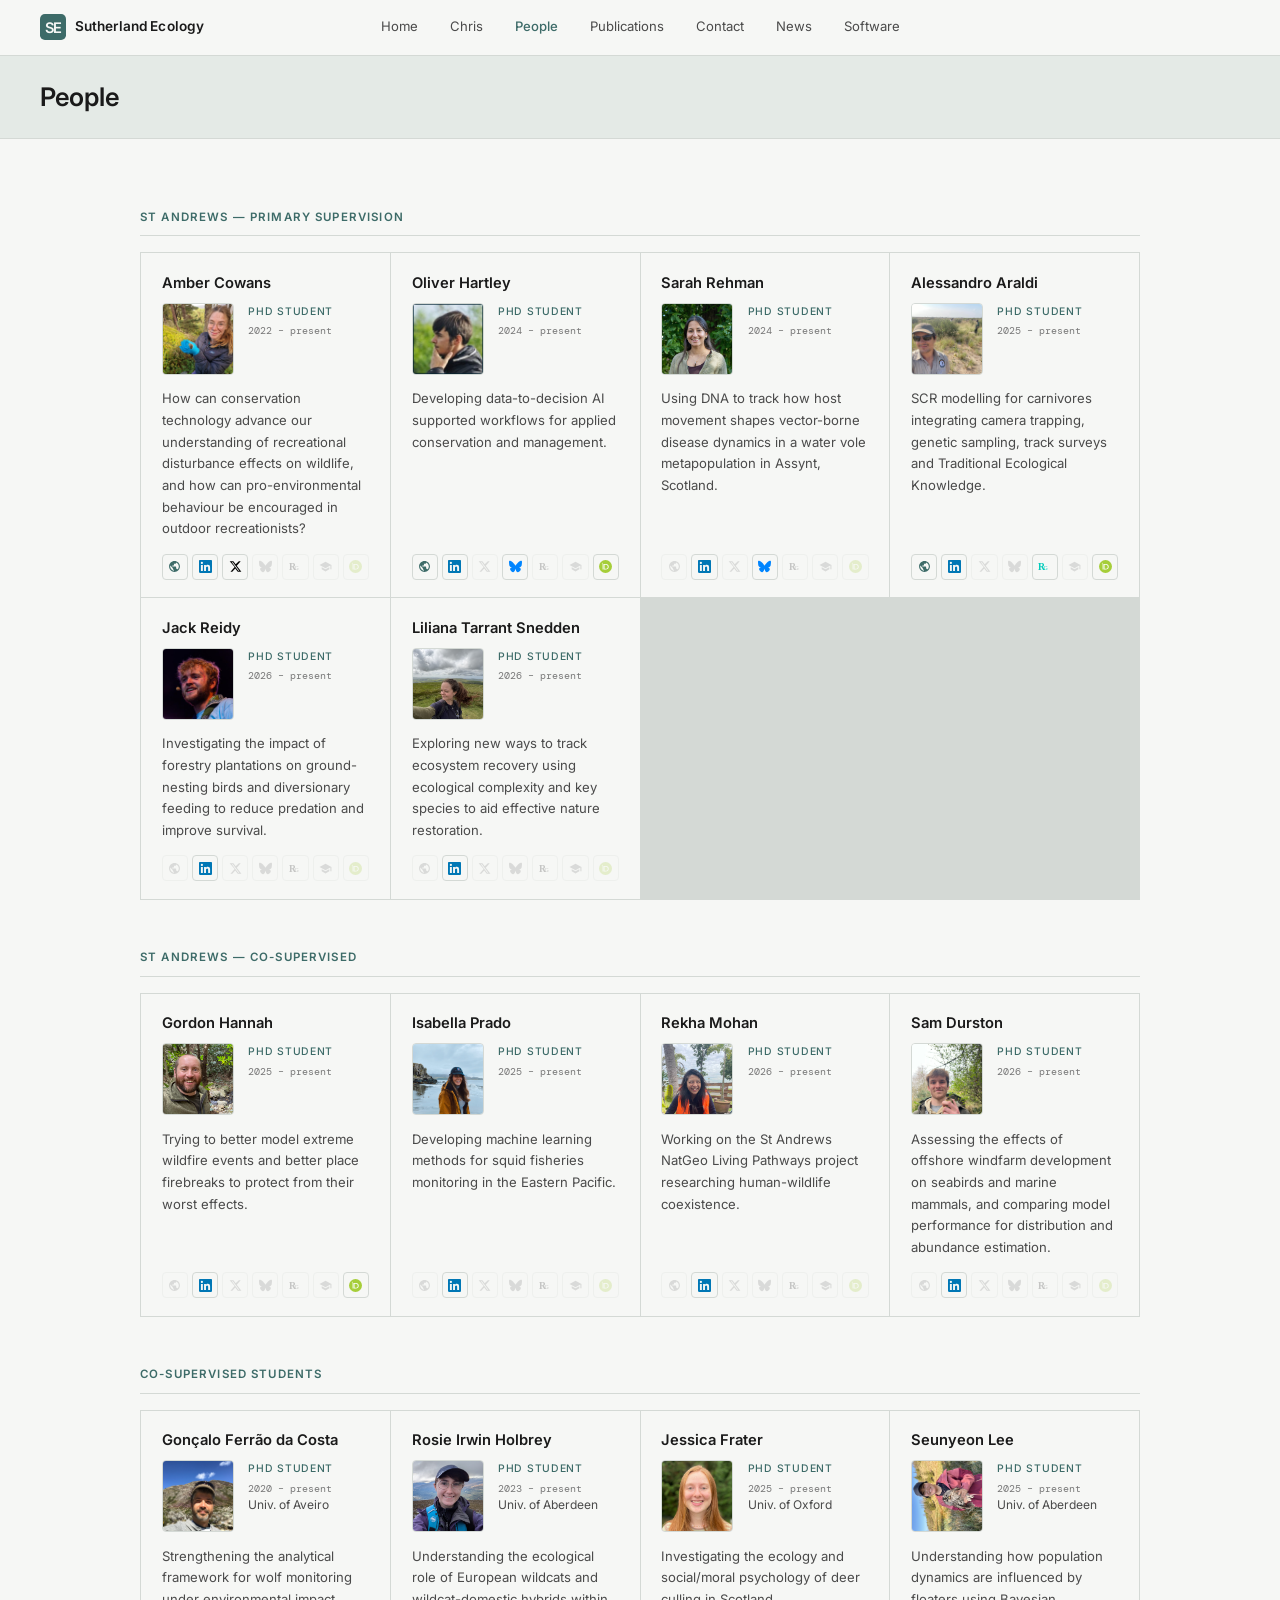
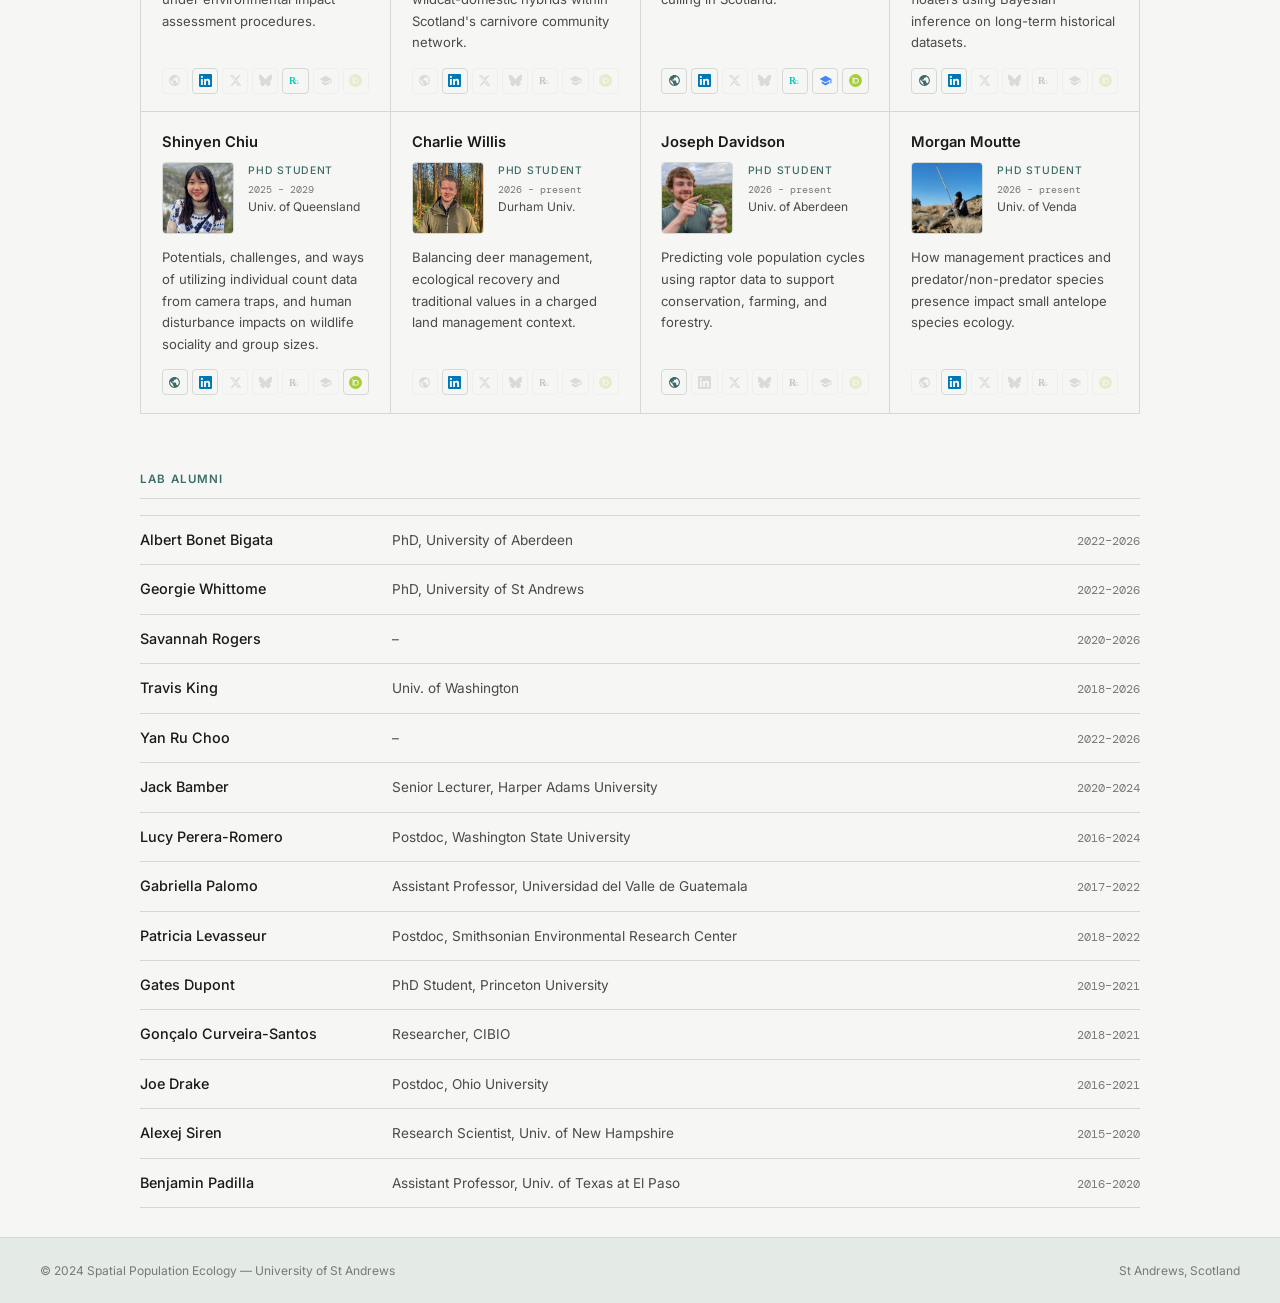
<file: people.html>
<!DOCTYPE html>
<html lang="en">
<head>
  <meta charset="UTF-8" />
  <meta name="viewport" content="width=device-width, initial-scale=1.0" />
  <title>People — Spatial Population Ecology</title>
  <link rel="stylesheet" href="style.css" />
  <link rel="icon" type="image/svg+xml" href="favicon.svg" />

  <!-- Google tag (gtag.js) -->
  <script async src="https://www.googletagmanager.com/gtag/js?id=G-0MCSNY5GV2"></script>
  <script>
    window.dataLayer = window.dataLayer || [];
    function gtag(){dataLayer.push(arguments);}
    gtag('js', new Date());
    gtag('config', 'G-0MCSNY5GV2');
  </script>
</head>
<body>

  <nav>
    <a class="nav-brand" href="index.html">
      <svg width="26" height="26" viewBox="0 0 32 32" xmlns="http://www.w3.org/2000/svg" style="flex-shrink:0;">
        <rect width="32" height="32" rx="6" fill="#3d6b68"/>
        <text x="16" y="23" font-family="Inter, system-ui, sans-serif" font-size="18" font-weight="600" fill="#f6f7f5" text-anchor="middle" letter-spacing="-1">SE</text>
      </svg>
      Sutherland Ecology
    </a>
    <ul class="nav-links">
      <li><a href="index.html">Home</a></li>
      <li><a href="chris.html">Chris</a></li>
      <li><a href="people.html" class="active">People</a></li>
      <li><a href="publications.html">Publications</a></li>
      <li><a href="contact.html">Contact</a></li>
      <li><a href="news.html">News</a></li>
      <li><a href="software.html">Software</a></li>
    </ul>
    <button class="nav-hamburger" id="hamburger" aria-label="Menu">
      <span></span><span></span><span></span>
    </button>
  </nav>

  <!-- Mobile drawer -->
  <div class="nav-drawer" id="nav-drawer">
    <a href="index.html">Home</a>
    <a href="chris.html">Chris</a>
    <a href="people.html" class="active">People</a>
    <a href="publications.html">Publications</a>
    <a href="contact.html">Contact</a>
    <a href="news.html">News</a>
    <a href="software.html">Software</a>
  </div>

  
  <div class="page-header">
    <h1>People</h1>
  </div>

  <main>
    <div class="section-wide">

      <h2>St Andrews — Primary Supervision</h2>
      <div class="team-grid">
        <div class="team-card">
          <div class="team-name">Amber Cowans</div>
          <div class="team-card-top">
            <img src="images/cowans.jpg" alt="Amber Cowans" class="team-photo" />
            <div class="team-meta">
              <div class="team-role">PhD Student</div>
              <div class="team-years">2022 – present</div>
            </div>
          </div>
          <p class="team-desc">How can conservation technology advance our understanding of recreational disturbance effects on wildlife, and how can pro-environmental behaviour be encouraged in outdoor recreationists?</p>
          <div class="team-links">
            <a class="team-link link-web" href="https://ac-ecology.github.io/amber-cowans.website/" target="_blank" rel="noopener"><svg viewBox="0 0 24 24"><path d="M12 2C6.48 2 2 6.48 2 12s4.48 10 10 10 10-4.48 10-10S17.52 2 12 2zm-1 17.93c-3.95-.49-7-3.85-7-7.93 0-.62.08-1.21.21-1.79L9 15v1c0 1.1.9 2 2 2v1.93zm6.9-2.54c-.26-.81-1-1.39-1.9-1.39h-1v-3c0-.55-.45-1-1-1H8v-2h2c.55 0 1-.45 1-1V7h2c1.1 0 2-.9 2-2v-.41c2.93 1.19 5 4.06 5 7.41 0 2.08-.8 3.97-2.1 5.39z"/></svg></a>
            <a class="team-link link-linkedin" href="https://www.linkedin.com/in/amber-cowans/" target="_blank" rel="noopener"><svg viewBox="0 0 24 24"><path d="M20.447 20.452h-3.554v-5.569c0-1.328-.027-3.037-1.852-3.037-1.853 0-2.136 1.445-2.136 2.939v5.667H9.351V9h3.414v1.561h.046c.477-.9 1.637-1.85 3.37-1.85 3.601 0 4.267 2.37 4.267 5.455v6.286zM5.337 7.433a2.062 2.062 0 0 1-2.063-2.065 2.064 2.064 0 1 1 2.063 2.065zm1.782 13.019H3.555V9h3.564v11.452zM22.225 0H1.771C.792 0 0 .774 0 1.729v20.542C0 23.227.792 24 1.771 24h20.451C23.2 24 24 23.227 24 22.271V1.729C24 .774 23.2 0 22.222 0h.003z"/></svg></a>
            <a class="team-link link-twitter" href="https://x.com/AmberCowans" target="_blank" rel="noopener"><svg viewBox="0 0 24 24"><path d="M18.244 2.25h3.308l-7.227 8.26 8.502 11.24H16.17l-4.714-6.231-5.401 6.231H2.74l7.73-8.835L1.254 2.25H8.08l4.253 5.622zm-1.161 17.52h1.833L7.084 4.126H5.117z"/></svg></a>
            <div class="team-link-inactive"><svg viewBox="0 0 24 24"><path d="M12 10.8c-1.087-2.114-4.046-6.053-6.798-7.995C2.566.944 1.561 1.266.902 1.565.139 1.908 0 3.08 0 3.768c0 .69.378 5.65.624 6.479.815 2.736 3.713 3.66 6.383 3.364.136-.02.275-.039.415-.056-.138.022-.276.04-.415.056-3.912.58-7.387 2.005-2.83 7.078 5.013 5.19 6.87-1.113 7.823-4.308.953 3.195 2.05 9.271 7.733 4.308 4.267-4.308 1.172-6.498-2.74-7.078a8.741 8.741 0 0 1-.415-.056c.14.017.279.036.415.056 2.67.297 5.568-.628 6.383-3.364.246-.828.624-5.79.624-6.478 0-.69-.139-1.861-.902-2.204-.659-.299-1.664-.62-4.3 1.24C16.046 4.748 13.087 8.687 12 10.8z"/></svg></div>
            <div class="team-link-inactive"><svg viewBox="0 0 24 24"><text x="0" y="18" font-family="Georgia,serif" font-size="18" font-weight="bold" fill="currentColor">R</text><text x="10" y="18" font-family="Georgia,serif" font-size="11" fill="currentColor">G</text></svg></div>
            <div class="team-link-inactive"><svg viewBox="0 0 24 24"><path d="M12 3L1 9l11 6 9-4.91V17h2V9L12 3zM5 13.18v4L12 21l7-3.82v-4L12 17l-7-3.82z"/></svg></div>
            <div class="team-link-inactive"><svg viewBox="0 0 256 256" style="width:13px;height:13px;"><circle cx="128" cy="128" r="128" fill="#a6ce39"/><path d="M86.3 186.2H70.9V79.1h15.4v107.1zm22.6 0h-15V79.1h38.9c39.3 0 58.2 18.6 58.2 53.5 0 35.9-19.7 53.6-59.2 53.6h-22.9zm0-93.6v79.9h21.6c27.7 0 42.2-13.1 42.2-39.8 0-27-14.5-40.1-42.2-40.1h-21.6zm-33.3-27.1c0 5.5-4.5 10-10 10s-10-4.5-10-10 4.5-10 10-10 10 4.5 10 10z" fill="#fff"/></svg></div>
          </div>
        </div>

        <div class="team-card">
          <div class="team-name">Oliver Hartley</div>
          <div class="team-card-top">
            <img src="images/hartley.jpg" alt="Oliver Hartley" class="team-photo" />
            <div class="team-meta">
              <div class="team-role">PhD Student</div>
              <div class="team-years">2024 – present</div>
            </div>
          </div>
          <p class="team-desc">Developing data-to-decision AI supported workflows for applied conservation and management.</p>
          <div class="team-links">
            <a class="team-link link-web" href="https://superdtp.st-andrews.ac.uk/super-pgrs-cohort-6/oliver-hartley/" target="_blank" rel="noopener"><svg viewBox="0 0 24 24"><path d="M12 2C6.48 2 2 6.48 2 12s4.48 10 10 10 10-4.48 10-10S17.52 2 12 2zm-1 17.93c-3.95-.49-7-3.85-7-7.93 0-.62.08-1.21.21-1.79L9 15v1c0 1.1.9 2 2 2v1.93zm6.9-2.54c-.26-.81-1-1.39-1.9-1.39h-1v-3c0-.55-.45-1-1-1H8v-2h2c.55 0 1-.45 1-1V7h2c1.1 0 2-.9 2-2v-.41c2.93 1.19 5 4.06 5 7.41 0 2.08-.8 3.97-2.1 5.39z"/></svg></a>
            <a class="team-link link-linkedin" href="https://www.linkedin.com/in/oliver-hartley-rhabdomys/" target="_blank" rel="noopener"><svg viewBox="0 0 24 24"><path d="M20.447 20.452h-3.554v-5.569c0-1.328-.027-3.037-1.852-3.037-1.853 0-2.136 1.445-2.136 2.939v5.667H9.351V9h3.414v1.561h.046c.477-.9 1.637-1.85 3.37-1.85 3.601 0 4.267 2.37 4.267 5.455v6.286zM5.337 7.433a2.062 2.062 0 0 1-2.063-2.065 2.064 2.064 0 1 1 2.063 2.065zm1.782 13.019H3.555V9h3.564v11.452zM22.225 0H1.771C.792 0 0 .774 0 1.729v20.542C0 23.227.792 24 1.771 24h20.451C23.2 24 24 23.227 24 22.271V1.729C24 .774 23.2 0 22.222 0h.003z"/></svg></a>
            <div class="team-link-inactive"><svg viewBox="0 0 24 24"><path d="M18.244 2.25h3.308l-7.227 8.26 8.502 11.24H16.17l-4.714-6.231-5.401 6.231H2.74l7.73-8.835L1.254 2.25H8.08l4.253 5.622zm-1.161 17.52h1.833L7.084 4.126H5.117z"/></svg></div>
            <a class="team-link link-bluesky" href="https://bsky.app/profile/ohartley.bsky.social" target="_blank" rel="noopener"><svg viewBox="0 0 24 24"><path d="M12 10.8c-1.087-2.114-4.046-6.053-6.798-7.995C2.566.944 1.561 1.266.902 1.565.139 1.908 0 3.08 0 3.768c0 .69.378 5.65.624 6.479.815 2.736 3.713 3.66 6.383 3.364.136-.02.275-.039.415-.056-.138.022-.276.04-.415.056-3.912.58-7.387 2.005-2.83 7.078 5.013 5.19 6.87-1.113 7.823-4.308.953 3.195 2.05 9.271 7.733 4.308 4.267-4.308 1.172-6.498-2.74-7.078a8.741 8.741 0 0 1-.415-.056c.14.017.279.036.415.056 2.67.297 5.568-.628 6.383-3.364.246-.828.624-5.79.624-6.478 0-.69-.139-1.861-.902-2.204-.659-.299-1.664-.62-4.3 1.24C16.046 4.748 13.087 8.687 12 10.8z"/></svg></a>
            <div class="team-link-inactive"><svg viewBox="0 0 24 24"><text x="0" y="18" font-family="Georgia,serif" font-size="18" font-weight="bold" fill="currentColor">R</text><text x="10" y="18" font-family="Georgia,serif" font-size="11" fill="currentColor">G</text></svg></div>
            <div class="team-link-inactive"><svg viewBox="0 0 24 24"><path d="M12 3L1 9l11 6 9-4.91V17h2V9L12 3zM5 13.18v4L12 21l7-3.82v-4L12 17l-7-3.82z"/></svg></div>
            <a class="team-link link-orcid" href="https://orcid.org/0000-0002-2194-8613" target="_blank" rel="noopener"><svg viewBox="0 0 256 256" style="width:13px;height:13px;"><circle cx="128" cy="128" r="128" fill="#a6ce39"/><path d="M86.3 186.2H70.9V79.1h15.4v107.1zm22.6 0h-15V79.1h38.9c39.3 0 58.2 18.6 58.2 53.5 0 35.9-19.7 53.6-59.2 53.6h-22.9zm0-93.6v79.9h21.6c27.7 0 42.2-13.1 42.2-39.8 0-27-14.5-40.1-42.2-40.1h-21.6zm-33.3-27.1c0 5.5-4.5 10-10 10s-10-4.5-10-10 4.5-10 10-10 10 4.5 10 10z" fill="#fff"/></svg></a>
          </div>
        </div>

        <div class="team-card">
          <div class="team-name">Sarah Rehman</div>
          <div class="team-card-top">
            <img src="images/rehman.jpg" alt="Sarah Rehman" class="team-photo" />
            <div class="team-meta">
              <div class="team-role">PhD Student</div>
              <div class="team-years">2024 – present</div>
            </div>
          </div>
          <p class="team-desc">Using DNA to track how host movement shapes vector-borne disease dynamics in a water vole metapopulation in Assynt, Scotland.</p>
          <div class="team-links">
            <div class="team-link-inactive"><svg viewBox="0 0 24 24"><path d="M12 2C6.48 2 2 6.48 2 12s4.48 10 10 10 10-4.48 10-10S17.52 2 12 2zm-1 17.93c-3.95-.49-7-3.85-7-7.93 0-.62.08-1.21.21-1.79L9 15v1c0 1.1.9 2 2 2v1.93zm6.9-2.54c-.26-.81-1-1.39-1.9-1.39h-1v-3c0-.55-.45-1-1-1H8v-2h2c.55 0 1-.45 1-1V7h2c1.1 0 2-.9 2-2v-.41c2.93 1.19 5 4.06 5 7.41 0 2.08-.8 3.97-2.1 5.39z"/></svg></div>
            <a class="team-link link-linkedin" href="https://www.linkedin.com/in/sarah-r-686b60197" target="_blank" rel="noopener"><svg viewBox="0 0 24 24"><path d="M20.447 20.452h-3.554v-5.569c0-1.328-.027-3.037-1.852-3.037-1.853 0-2.136 1.445-2.136 2.939v5.667H9.351V9h3.414v1.561h.046c.477-.9 1.637-1.85 3.37-1.85 3.601 0 4.267 2.37 4.267 5.455v6.286zM5.337 7.433a2.062 2.062 0 0 1-2.063-2.065 2.064 2.064 0 1 1 2.063 2.065zm1.782 13.019H3.555V9h3.564v11.452zM22.225 0H1.771C.792 0 0 .774 0 1.729v20.542C0 23.227.792 24 1.771 24h20.451C23.2 24 24 23.227 24 22.271V1.729C24 .774 23.2 0 22.222 0h.003z"/></svg></a>
            <div class="team-link-inactive"><svg viewBox="0 0 24 24"><path d="M18.244 2.25h3.308l-7.227 8.26 8.502 11.24H16.17l-4.714-6.231-5.401 6.231H2.74l7.73-8.835L1.254 2.25H8.08l4.253 5.622zm-1.161 17.52h1.833L7.084 4.126H5.117z"/></svg></div>
            <a class="team-link link-bluesky" href="https://bsky.app/profile/sarahrehman.bsky.social" target="_blank" rel="noopener"><svg viewBox="0 0 24 24"><path d="M12 10.8c-1.087-2.114-4.046-6.053-6.798-7.995C2.566.944 1.561 1.266.902 1.565.139 1.908 0 3.08 0 3.768c0 .69.378 5.65.624 6.479.815 2.736 3.713 3.66 6.383 3.364.136-.02.275-.039.415-.056-.138.022-.276.04-.415.056-3.912.58-7.387 2.005-2.83 7.078 5.013 5.19 6.87-1.113 7.823-4.308.953 3.195 2.05 9.271 7.733 4.308 4.267-4.308 1.172-6.498-2.74-7.078a8.741 8.741 0 0 1-.415-.056c.14.017.279.036.415.056 2.67.297 5.568-.628 6.383-3.364.246-.828.624-5.79.624-6.478 0-.69-.139-1.861-.902-2.204-.659-.299-1.664-.62-4.3 1.24C16.046 4.748 13.087 8.687 12 10.8z"/></svg></a>
            <div class="team-link-inactive"><svg viewBox="0 0 24 24"><text x="0" y="18" font-family="Georgia,serif" font-size="18" font-weight="bold" fill="currentColor">R</text><text x="10" y="18" font-family="Georgia,serif" font-size="11" fill="currentColor">G</text></svg></div>
            <div class="team-link-inactive"><svg viewBox="0 0 24 24"><path d="M12 3L1 9l11 6 9-4.91V17h2V9L12 3zM5 13.18v4L12 21l7-3.82v-4L12 17l-7-3.82z"/></svg></div>
            <div class="team-link-inactive"><svg viewBox="0 0 256 256" style="width:13px;height:13px;"><circle cx="128" cy="128" r="128" fill="#a6ce39"/><path d="M86.3 186.2H70.9V79.1h15.4v107.1zm22.6 0h-15V79.1h38.9c39.3 0 58.2 18.6 58.2 53.5 0 35.9-19.7 53.6-59.2 53.6h-22.9zm0-93.6v79.9h21.6c27.7 0 42.2-13.1 42.2-39.8 0-27-14.5-40.1-42.2-40.1h-21.6zm-33.3-27.1c0 5.5-4.5 10-10 10s-10-4.5-10-10 4.5-10 10-10 10 4.5 10 10z" fill="#fff"/></svg></div>
          </div>
        </div>

        <div class="team-card">
          <div class="team-name">Alessandro Araldi</div>
          <div class="team-card-top">
            <img src="images/araldi.jpg" alt="Alessandro Araldi" class="team-photo" />
            <div class="team-meta">
              <div class="team-role">PhD Student</div>
              <div class="team-years">2025 – present</div>
            </div>
          </div>
          <p class="team-desc">SCR modelling for carnivores integrating camera trapping, genetic sampling, track surveys and Traditional Ecological Knowledge.</p>
          <div class="team-links">
            <a class="team-link link-web" href="https://www.leopard.ch/index.php/en/about-us/our-team/" target="_blank" rel="noopener"><svg viewBox="0 0 24 24"><path d="M12 2C6.48 2 2 6.48 2 12s4.48 10 10 10 10-4.48 10-10S17.52 2 12 2zm-1 17.93c-3.95-.49-7-3.85-7-7.93 0-.62.08-1.21.21-1.79L9 15v1c0 1.1.9 2 2 2v1.93zm6.9-2.54c-.26-.81-1-1.39-1.9-1.39h-1v-3c0-.55-.45-1-1-1H8v-2h2c.55 0 1-.45 1-1V7h2c1.1 0 2-.9 2-2v-.41c2.93 1.19 5 4.06 5 7.41 0 2.08-.8 3.97-2.1 5.39z"/></svg></a>
            <a class="team-link link-linkedin" href="https://bw.linkedin.com/in/alessandro-araldi-72596137" target="_blank" rel="noopener"><svg viewBox="0 0 24 24"><path d="M20.447 20.452h-3.554v-5.569c0-1.328-.027-3.037-1.852-3.037-1.853 0-2.136 1.445-2.136 2.939v5.667H9.351V9h3.414v1.561h.046c.477-.9 1.637-1.85 3.37-1.85 3.601 0 4.267 2.37 4.267 5.455v6.286zM5.337 7.433a2.062 2.062 0 0 1-2.063-2.065 2.064 2.064 0 1 1 2.063 2.065zm1.782 13.019H3.555V9h3.564v11.452zM22.225 0H1.771C.792 0 0 .774 0 1.729v20.542C0 23.227.792 24 1.771 24h20.451C23.2 24 24 23.227 24 22.271V1.729C24 .774 23.2 0 22.222 0h.003z"/></svg></a>
            <div class="team-link-inactive"><svg viewBox="0 0 24 24"><path d="M18.244 2.25h3.308l-7.227 8.26 8.502 11.24H16.17l-4.714-6.231-5.401 6.231H2.74l7.73-8.835L1.254 2.25H8.08l4.253 5.622zm-1.161 17.52h1.833L7.084 4.126H5.117z"/></svg></div>
            <div class="team-link-inactive"><svg viewBox="0 0 24 24"><path d="M12 10.8c-1.087-2.114-4.046-6.053-6.798-7.995C2.566.944 1.561 1.266.902 1.565.139 1.908 0 3.08 0 3.768c0 .69.378 5.65.624 6.479.815 2.736 3.713 3.66 6.383 3.364.136-.02.275-.039.415-.056-.138.022-.276.04-.415.056-3.912.58-7.387 2.005-2.83 7.078 5.013 5.19 6.87-1.113 7.823-4.308.953 3.195 2.05 9.271 7.733 4.308 4.267-4.308 1.172-6.498-2.74-7.078a8.741 8.741 0 0 1-.415-.056c.14.017.279.036.415.056 2.67.297 5.568-.628 6.383-3.364.246-.828.624-5.79.624-6.478 0-.69-.139-1.861-.902-2.204-.659-.299-1.664-.62-4.3 1.24C16.046 4.748 13.087 8.687 12 10.8z"/></svg></div>
            <a class="team-link link-rg" href="https://www.researchgate.net/profile/Alessandro-Araldi-2/research" target="_blank" rel="noopener"><svg viewBox="0 0 24 24"><text x="0" y="18" font-family="Georgia,serif" font-size="18" font-weight="bold" fill="currentColor">R</text><text x="10" y="18" font-family="Georgia,serif" font-size="11" fill="currentColor">G</text></svg></a>
            <div class="team-link-inactive"><svg viewBox="0 0 24 24"><path d="M12 3L1 9l11 6 9-4.91V17h2V9L12 3zM5 13.18v4L12 21l7-3.82v-4L12 17l-7-3.82z"/></svg></div>
            <a class="team-link link-orcid" href="https://orcid.org/0009-0000-4731-8401" target="_blank" rel="noopener"><svg viewBox="0 0 256 256" style="width:13px;height:13px;"><circle cx="128" cy="128" r="128" fill="#a6ce39"/><path d="M86.3 186.2H70.9V79.1h15.4v107.1zm22.6 0h-15V79.1h38.9c39.3 0 58.2 18.6 58.2 53.5 0 35.9-19.7 53.6-59.2 53.6h-22.9zm0-93.6v79.9h21.6c27.7 0 42.2-13.1 42.2-39.8 0-27-14.5-40.1-42.2-40.1h-21.6zm-33.3-27.1c0 5.5-4.5 10-10 10s-10-4.5-10-10 4.5-10 10-10 10 4.5 10 10z" fill="#fff"/></svg></a>
          </div>
        </div>

        <div class="team-card">
          <div class="team-name">Jack Reidy</div>
          <div class="team-card-top">
            <img src="images/reidy.jpg" alt="Jack Reidy" class="team-photo" />
            <div class="team-meta">
              <div class="team-role">PhD Student</div>
              <div class="team-years">2026 – present</div>
            </div>
          </div>
          <p class="team-desc">Investigating the impact of forestry plantations on ground-nesting birds and diversionary feeding to reduce predation and improve survival.</p>
          <div class="team-links">
            <div class="team-link-inactive"><svg viewBox="0 0 24 24"><path d="M12 2C6.48 2 2 6.48 2 12s4.48 10 10 10 10-4.48 10-10S17.52 2 12 2zm-1 17.93c-3.95-.49-7-3.85-7-7.93 0-.62.08-1.21.21-1.79L9 15v1c0 1.1.9 2 2 2v1.93zm6.9-2.54c-.26-.81-1-1.39-1.9-1.39h-1v-3c0-.55-.45-1-1-1H8v-2h2c.55 0 1-.45 1-1V7h2c1.1 0 2-.9 2-2v-.41c2.93 1.19 5 4.06 5 7.41 0 2.08-.8 3.97-2.1 5.39z"/></svg></div>
            <a class="team-link link-linkedin" href="https://www.linkedin.com/in/jackreidy" target="_blank" rel="noopener"><svg viewBox="0 0 24 24"><path d="M20.447 20.452h-3.554v-5.569c0-1.328-.027-3.037-1.852-3.037-1.853 0-2.136 1.445-2.136 2.939v5.667H9.351V9h3.414v1.561h.046c.477-.9 1.637-1.85 3.37-1.85 3.601 0 4.267 2.37 4.267 5.455v6.286zM5.337 7.433a2.062 2.062 0 0 1-2.063-2.065 2.064 2.064 0 1 1 2.063 2.065zm1.782 13.019H3.555V9h3.564v11.452zM22.225 0H1.771C.792 0 0 .774 0 1.729v20.542C0 23.227.792 24 1.771 24h20.451C23.2 24 24 23.227 24 22.271V1.729C24 .774 23.2 0 22.222 0h.003z"/></svg></a>
            <div class="team-link-inactive"><svg viewBox="0 0 24 24"><path d="M18.244 2.25h3.308l-7.227 8.26 8.502 11.24H16.17l-4.714-6.231-5.401 6.231H2.74l7.73-8.835L1.254 2.25H8.08l4.253 5.622zm-1.161 17.52h1.833L7.084 4.126H5.117z"/></svg></div>
            <div class="team-link-inactive"><svg viewBox="0 0 24 24"><path d="M12 10.8c-1.087-2.114-4.046-6.053-6.798-7.995C2.566.944 1.561 1.266.902 1.565.139 1.908 0 3.08 0 3.768c0 .69.378 5.65.624 6.479.815 2.736 3.713 3.66 6.383 3.364.136-.02.275-.039.415-.056-.138.022-.276.04-.415.056-3.912.58-7.387 2.005-2.83 7.078 5.013 5.19 6.87-1.113 7.823-4.308.953 3.195 2.05 9.271 7.733 4.308 4.267-4.308 1.172-6.498-2.74-7.078a8.741 8.741 0 0 1-.415-.056c.14.017.279.036.415.056 2.67.297 5.568-.628 6.383-3.364.246-.828.624-5.79.624-6.478 0-.69-.139-1.861-.902-2.204-.659-.299-1.664-.62-4.3 1.24C16.046 4.748 13.087 8.687 12 10.8z"/></svg></div>
            <div class="team-link-inactive"><svg viewBox="0 0 24 24"><text x="0" y="18" font-family="Georgia,serif" font-size="18" font-weight="bold" fill="currentColor">R</text><text x="10" y="18" font-family="Georgia,serif" font-size="11" fill="currentColor">G</text></svg></div>
            <div class="team-link-inactive"><svg viewBox="0 0 24 24"><path d="M12 3L1 9l11 6 9-4.91V17h2V9L12 3zM5 13.18v4L12 21l7-3.82v-4L12 17l-7-3.82z"/></svg></div>
            <div class="team-link-inactive"><svg viewBox="0 0 256 256" style="width:13px;height:13px;"><circle cx="128" cy="128" r="128" fill="#a6ce39"/><path d="M86.3 186.2H70.9V79.1h15.4v107.1zm22.6 0h-15V79.1h38.9c39.3 0 58.2 18.6 58.2 53.5 0 35.9-19.7 53.6-59.2 53.6h-22.9zm0-93.6v79.9h21.6c27.7 0 42.2-13.1 42.2-39.8 0-27-14.5-40.1-42.2-40.1h-21.6zm-33.3-27.1c0 5.5-4.5 10-10 10s-10-4.5-10-10 4.5-10 10-10 10 4.5 10 10z" fill="#fff"/></svg></div>
          </div>
        </div>

        <div class="team-card">
          <div class="team-name">Liliana Tarrant Snedden</div>
          <div class="team-card-top">
            <img src="images/snedden.jpg" alt="Liliana Tarrant Snedden" class="team-photo" />
            <div class="team-meta">
              <div class="team-role">PhD Student</div>
              <div class="team-years">2026 – present</div>
            </div>
          </div>
          <p class="team-desc">Exploring new ways to track ecosystem recovery using ecological complexity and key species to aid effective nature restoration.</p>
          <div class="team-links">
            <div class="team-link-inactive"><svg viewBox="0 0 24 24"><path d="M12 2C6.48 2 2 6.48 2 12s4.48 10 10 10 10-4.48 10-10S17.52 2 12 2zm-1 17.93c-3.95-.49-7-3.85-7-7.93 0-.62.08-1.21.21-1.79L9 15v1c0 1.1.9 2 2 2v1.93zm6.9-2.54c-.26-.81-1-1.39-1.9-1.39h-1v-3c0-.55-.45-1-1-1H8v-2h2c.55 0 1-.45 1-1V7h2c1.1 0 2-.9 2-2v-.41c2.93 1.19 5 4.06 5 7.41 0 2.08-.8 3.97-2.1 5.39z"/></svg></div>
            <a class="team-link link-linkedin" href="https://www.linkedin.com/in/liliana-tarrant-snedden/" target="_blank" rel="noopener"><svg viewBox="0 0 24 24"><path d="M20.447 20.452h-3.554v-5.569c0-1.328-.027-3.037-1.852-3.037-1.853 0-2.136 1.445-2.136 2.939v5.667H9.351V9h3.414v1.561h.046c.477-.9 1.637-1.85 3.37-1.85 3.601 0 4.267 2.37 4.267 5.455v6.286zM5.337 7.433a2.062 2.062 0 0 1-2.063-2.065 2.064 2.064 0 1 1 2.063 2.065zm1.782 13.019H3.555V9h3.564v11.452zM22.225 0H1.771C.792 0 0 .774 0 1.729v20.542C0 23.227.792 24 1.771 24h20.451C23.2 24 24 23.227 24 22.271V1.729C24 .774 23.2 0 22.222 0h.003z"/></svg></a>
            <div class="team-link-inactive"><svg viewBox="0 0 24 24"><path d="M18.244 2.25h3.308l-7.227 8.26 8.502 11.24H16.17l-4.714-6.231-5.401 6.231H2.74l7.73-8.835L1.254 2.25H8.08l4.253 5.622zm-1.161 17.52h1.833L7.084 4.126H5.117z"/></svg></div>
            <div class="team-link-inactive"><svg viewBox="0 0 24 24"><path d="M12 10.8c-1.087-2.114-4.046-6.053-6.798-7.995C2.566.944 1.561 1.266.902 1.565.139 1.908 0 3.08 0 3.768c0 .69.378 5.65.624 6.479.815 2.736 3.713 3.66 6.383 3.364.136-.02.275-.039.415-.056-.138.022-.276.04-.415.056-3.912.58-7.387 2.005-2.83 7.078 5.013 5.19 6.87-1.113 7.823-4.308.953 3.195 2.05 9.271 7.733 4.308 4.267-4.308 1.172-6.498-2.74-7.078a8.741 8.741 0 0 1-.415-.056c.14.017.279.036.415.056 2.67.297 5.568-.628 6.383-3.364.246-.828.624-5.79.624-6.478 0-.69-.139-1.861-.902-2.204-.659-.299-1.664-.62-4.3 1.24C16.046 4.748 13.087 8.687 12 10.8z"/></svg></div>
            <div class="team-link-inactive"><svg viewBox="0 0 24 24"><text x="0" y="18" font-family="Georgia,serif" font-size="18" font-weight="bold" fill="currentColor">R</text><text x="10" y="18" font-family="Georgia,serif" font-size="11" fill="currentColor">G</text></svg></div>
            <div class="team-link-inactive"><svg viewBox="0 0 24 24"><path d="M12 3L1 9l11 6 9-4.91V17h2V9L12 3zM5 13.18v4L12 21l7-3.82v-4L12 17l-7-3.82z"/></svg></div>
            <div class="team-link-inactive"><svg viewBox="0 0 256 256" style="width:13px;height:13px;"><circle cx="128" cy="128" r="128" fill="#a6ce39"/><path d="M86.3 186.2H70.9V79.1h15.4v107.1zm22.6 0h-15V79.1h38.9c39.3 0 58.2 18.6 58.2 53.5 0 35.9-19.7 53.6-59.2 53.6h-22.9zm0-93.6v79.9h21.6c27.7 0 42.2-13.1 42.2-39.8 0-27-14.5-40.1-42.2-40.1h-21.6zm-33.3-27.1c0 5.5-4.5 10-10 10s-10-4.5-10-10 4.5-10 10-10 10 4.5 10 10z" fill="#fff"/></svg></div>
          </div>
        </div>
      </div>

      <h2 style="margin-top:3rem;">St Andrews — Co-Supervised</h2>
      <div class="team-grid">
        <div class="team-card">
          <div class="team-name">Gordon Hannah</div>
          <div class="team-card-top">
            <img src="images/hannah.jpg" alt="Gordon Hannah" class="team-photo" />
            <div class="team-meta">
              <div class="team-role">PhD Student</div>
              <div class="team-years">2025 – present</div>
            </div>
          </div>
          <p class="team-desc">Trying to better model extreme wildfire events and better place firebreaks to protect from their worst effects.</p>
          <div class="team-links">
            <div class="team-link-inactive"><svg viewBox="0 0 24 24"><path d="M12 2C6.48 2 2 6.48 2 12s4.48 10 10 10 10-4.48 10-10S17.52 2 12 2zm-1 17.93c-3.95-.49-7-3.85-7-7.93 0-.62.08-1.21.21-1.79L9 15v1c0 1.1.9 2 2 2v1.93zm6.9-2.54c-.26-.81-1-1.39-1.9-1.39h-1v-3c0-.55-.45-1-1-1H8v-2h2c.55 0 1-.45 1-1V7h2c1.1 0 2-.9 2-2v-.41c2.93 1.19 5 4.06 5 7.41 0 2.08-.8 3.97-2.1 5.39z"/></svg></div>
            <a class="team-link link-linkedin" href="https://www.linkedin.com/in/gordon-davidson-69a85464/" target="_blank" rel="noopener"><svg viewBox="0 0 24 24"><path d="M20.447 20.452h-3.554v-5.569c0-1.328-.027-3.037-1.852-3.037-1.853 0-2.136 1.445-2.136 2.939v5.667H9.351V9h3.414v1.561h.046c.477-.9 1.637-1.85 3.37-1.85 3.601 0 4.267 2.37 4.267 5.455v6.286zM5.337 7.433a2.062 2.062 0 0 1-2.063-2.065 2.064 2.064 0 1 1 2.063 2.065zm1.782 13.019H3.555V9h3.564v11.452zM22.225 0H1.771C.792 0 0 .774 0 1.729v20.542C0 23.227.792 24 1.771 24h20.451C23.2 24 24 23.227 24 22.271V1.729C24 .774 23.2 0 22.222 0h.003z"/></svg></a>
            <div class="team-link-inactive"><svg viewBox="0 0 24 24"><path d="M18.244 2.25h3.308l-7.227 8.26 8.502 11.24H16.17l-4.714-6.231-5.401 6.231H2.74l7.73-8.835L1.254 2.25H8.08l4.253 5.622zm-1.161 17.52h1.833L7.084 4.126H5.117z"/></svg></div>
            <div class="team-link-inactive"><svg viewBox="0 0 24 24"><path d="M12 10.8c-1.087-2.114-4.046-6.053-6.798-7.995C2.566.944 1.561 1.266.902 1.565.139 1.908 0 3.08 0 3.768c0 .69.378 5.65.624 6.479.815 2.736 3.713 3.66 6.383 3.364.136-.02.275-.039.415-.056-.138.022-.276.04-.415.056-3.912.58-7.387 2.005-2.83 7.078 5.013 5.19 6.87-1.113 7.823-4.308.953 3.195 2.05 9.271 7.733 4.308 4.267-4.308 1.172-6.498-2.74-7.078a8.741 8.741 0 0 1-.415-.056c.14.017.279.036.415.056 2.67.297 5.568-.628 6.383-3.364.246-.828.624-5.79.624-6.478 0-.69-.139-1.861-.902-2.204-.659-.299-1.664-.62-4.3 1.24C16.046 4.748 13.087 8.687 12 10.8z"/></svg></div>
            <div class="team-link-inactive"><svg viewBox="0 0 24 24"><text x="0" y="18" font-family="Georgia,serif" font-size="18" font-weight="bold" fill="currentColor">R</text><text x="10" y="18" font-family="Georgia,serif" font-size="11" fill="currentColor">G</text></svg></div>
            <div class="team-link-inactive"><svg viewBox="0 0 24 24"><path d="M12 3L1 9l11 6 9-4.91V17h2V9L12 3zM5 13.18v4L12 21l7-3.82v-4L12 17l-7-3.82z"/></svg></div>
            <a class="team-link link-orcid" href="https://orcid.org/0009-0008-0401-8511" target="_blank" rel="noopener"><svg viewBox="0 0 256 256" style="width:13px;height:13px;"><circle cx="128" cy="128" r="128" fill="#a6ce39"/><path d="M86.3 186.2H70.9V79.1h15.4v107.1zm22.6 0h-15V79.1h38.9c39.3 0 58.2 18.6 58.2 53.5 0 35.9-19.7 53.6-59.2 53.6h-22.9zm0-93.6v79.9h21.6c27.7 0 42.2-13.1 42.2-39.8 0-27-14.5-40.1-42.2-40.1h-21.6zm-33.3-27.1c0 5.5-4.5 10-10 10s-10-4.5-10-10 4.5-10 10-10 10 4.5 10 10z" fill="#fff"/></svg></a>
          </div>
        </div>

        <div class="team-card">
          <div class="team-name">Isabella Prado</div>
          <div class="team-card-top">
            <img src="images/prado.jpg" alt="Isabella Prado" class="team-photo" />
            <div class="team-meta">
              <div class="team-role">PhD Student</div>
              <div class="team-years">2025 – present</div>
            </div>
          </div>
          <p class="team-desc">Developing machine learning methods for squid fisheries monitoring in the Eastern Pacific.</p>
          <div class="team-links">
            <div class="team-link-inactive"><svg viewBox="0 0 24 24"><path d="M12 2C6.48 2 2 6.48 2 12s4.48 10 10 10 10-4.48 10-10S17.52 2 12 2zm-1 17.93c-3.95-.49-7-3.85-7-7.93 0-.62.08-1.21.21-1.79L9 15v1c0 1.1.9 2 2 2v1.93zm6.9-2.54c-.26-.81-1-1.39-1.9-1.39h-1v-3c0-.55-.45-1-1-1H8v-2h2c.55 0 1-.45 1-1V7h2c1.1 0 2-.9 2-2v-.41c2.93 1.19 5 4.06 5 7.41 0 2.08-.8 3.97-2.1 5.39z"/></svg></div>
            <a class="team-link link-linkedin" href="https://www.linkedin.com/in/isabellapradourrutia/" target="_blank" rel="noopener"><svg viewBox="0 0 24 24"><path d="M20.447 20.452h-3.554v-5.569c0-1.328-.027-3.037-1.852-3.037-1.853 0-2.136 1.445-2.136 2.939v5.667H9.351V9h3.414v1.561h.046c.477-.9 1.637-1.85 3.37-1.85 3.601 0 4.267 2.37 4.267 5.455v6.286zM5.337 7.433a2.062 2.062 0 0 1-2.063-2.065 2.064 2.064 0 1 1 2.063 2.065zm1.782 13.019H3.555V9h3.564v11.452zM22.225 0H1.771C.792 0 0 .774 0 1.729v20.542C0 23.227.792 24 1.771 24h20.451C23.2 24 24 23.227 24 22.271V1.729C24 .774 23.2 0 22.222 0h.003z"/></svg></a>
            <div class="team-link-inactive"><svg viewBox="0 0 24 24"><path d="M18.244 2.25h3.308l-7.227 8.26 8.502 11.24H16.17l-4.714-6.231-5.401 6.231H2.74l7.73-8.835L1.254 2.25H8.08l4.253 5.622zm-1.161 17.52h1.833L7.084 4.126H5.117z"/></svg></div>
            <div class="team-link-inactive"><svg viewBox="0 0 24 24"><path d="M12 10.8c-1.087-2.114-4.046-6.053-6.798-7.995C2.566.944 1.561 1.266.902 1.565.139 1.908 0 3.08 0 3.768c0 .69.378 5.65.624 6.479.815 2.736 3.713 3.66 6.383 3.364.136-.02.275-.039.415-.056-.138.022-.276.04-.415.056-3.912.58-7.387 2.005-2.83 7.078 5.013 5.19 6.87-1.113 7.823-4.308.953 3.195 2.05 9.271 7.733 4.308 4.267-4.308 1.172-6.498-2.74-7.078a8.741 8.741 0 0 1-.415-.056c.14.017.279.036.415.056 2.67.297 5.568-.628 6.383-3.364.246-.828.624-5.79.624-6.478 0-.69-.139-1.861-.902-2.204-.659-.299-1.664-.62-4.3 1.24C16.046 4.748 13.087 8.687 12 10.8z"/></svg></div>
            <div class="team-link-inactive"><svg viewBox="0 0 24 24"><text x="0" y="18" font-family="Georgia,serif" font-size="18" font-weight="bold" fill="currentColor">R</text><text x="10" y="18" font-family="Georgia,serif" font-size="11" fill="currentColor">G</text></svg></div>
            <div class="team-link-inactive"><svg viewBox="0 0 24 24"><path d="M12 3L1 9l11 6 9-4.91V17h2V9L12 3zM5 13.18v4L12 21l7-3.82v-4L12 17l-7-3.82z"/></svg></div>
            <div class="team-link-inactive"><svg viewBox="0 0 256 256" style="width:13px;height:13px;"><circle cx="128" cy="128" r="128" fill="#a6ce39"/><path d="M86.3 186.2H70.9V79.1h15.4v107.1zm22.6 0h-15V79.1h38.9c39.3 0 58.2 18.6 58.2 53.5 0 35.9-19.7 53.6-59.2 53.6h-22.9zm0-93.6v79.9h21.6c27.7 0 42.2-13.1 42.2-39.8 0-27-14.5-40.1-42.2-40.1h-21.6zm-33.3-27.1c0 5.5-4.5 10-10 10s-10-4.5-10-10 4.5-10 10-10 10 4.5 10 10z" fill="#fff"/></svg></div>
          </div>
        </div>

        <div class="team-card">
          <div class="team-name">Rekha Mohan</div>
          <div class="team-card-top">
            <img src="images/mohan.jpg" alt="Rekha Mohan" class="team-photo" />
            <div class="team-meta">
              <div class="team-role">PhD Student</div>
              <div class="team-years">2026 – present</div>
            </div>
          </div>
          <p class="team-desc">Working on the St Andrews NatGeo Living Pathways project researching human-wildlife coexistence.</p>
          <div class="team-links">
            <div class="team-link-inactive"><svg viewBox="0 0 24 24"><path d="M12 2C6.48 2 2 6.48 2 12s4.48 10 10 10 10-4.48 10-10S17.52 2 12 2zm-1 17.93c-3.95-.49-7-3.85-7-7.93 0-.62.08-1.21.21-1.79L9 15v1c0 1.1.9 2 2 2v1.93zm6.9-2.54c-.26-.81-1-1.39-1.9-1.39h-1v-3c0-.55-.45-1-1-1H8v-2h2c.55 0 1-.45 1-1V7h2c1.1 0 2-.9 2-2v-.41c2.93 1.19 5 4.06 5 7.41 0 2.08-.8 3.97-2.1 5.39z"/></svg></div>
            <a class="team-link link-linkedin" href="https://www.linkedin.com/in/rekha-mohan-239492319/" target="_blank" rel="noopener"><svg viewBox="0 0 24 24"><path d="M20.447 20.452h-3.554v-5.569c0-1.328-.027-3.037-1.852-3.037-1.853 0-2.136 1.445-2.136 2.939v5.667H9.351V9h3.414v1.561h.046c.477-.9 1.637-1.85 3.37-1.85 3.601 0 4.267 2.37 4.267 5.455v6.286zM5.337 7.433a2.062 2.062 0 0 1-2.063-2.065 2.064 2.064 0 1 1 2.063 2.065zm1.782 13.019H3.555V9h3.564v11.452zM22.225 0H1.771C.792 0 0 .774 0 1.729v20.542C0 23.227.792 24 1.771 24h20.451C23.2 24 24 23.227 24 22.271V1.729C24 .774 23.2 0 22.222 0h.003z"/></svg></a>
            <div class="team-link-inactive"><svg viewBox="0 0 24 24"><path d="M18.244 2.25h3.308l-7.227 8.26 8.502 11.24H16.17l-4.714-6.231-5.401 6.231H2.74l7.73-8.835L1.254 2.25H8.08l4.253 5.622zm-1.161 17.52h1.833L7.084 4.126H5.117z"/></svg></div>
            <div class="team-link-inactive"><svg viewBox="0 0 24 24"><path d="M12 10.8c-1.087-2.114-4.046-6.053-6.798-7.995C2.566.944 1.561 1.266.902 1.565.139 1.908 0 3.08 0 3.768c0 .69.378 5.65.624 6.479.815 2.736 3.713 3.66 6.383 3.364.136-.02.275-.039.415-.056-.138.022-.276.04-.415.056-3.912.58-7.387 2.005-2.83 7.078 5.013 5.19 6.87-1.113 7.823-4.308.953 3.195 2.05 9.271 7.733 4.308 4.267-4.308 1.172-6.498-2.74-7.078a8.741 8.741 0 0 1-.415-.056c.14.017.279.036.415.056 2.67.297 5.568-.628 6.383-3.364.246-.828.624-5.79.624-6.478 0-.69-.139-1.861-.902-2.204-.659-.299-1.664-.62-4.3 1.24C16.046 4.748 13.087 8.687 12 10.8z"/></svg></div>
            <div class="team-link-inactive"><svg viewBox="0 0 24 24"><text x="0" y="18" font-family="Georgia,serif" font-size="18" font-weight="bold" fill="currentColor">R</text><text x="10" y="18" font-family="Georgia,serif" font-size="11" fill="currentColor">G</text></svg></div>
            <div class="team-link-inactive"><svg viewBox="0 0 24 24"><path d="M12 3L1 9l11 6 9-4.91V17h2V9L12 3zM5 13.18v4L12 21l7-3.82v-4L12 17l-7-3.82z"/></svg></div>
            <div class="team-link-inactive"><svg viewBox="0 0 256 256" style="width:13px;height:13px;"><circle cx="128" cy="128" r="128" fill="#a6ce39"/><path d="M86.3 186.2H70.9V79.1h15.4v107.1zm22.6 0h-15V79.1h38.9c39.3 0 58.2 18.6 58.2 53.5 0 35.9-19.7 53.6-59.2 53.6h-22.9zm0-93.6v79.9h21.6c27.7 0 42.2-13.1 42.2-39.8 0-27-14.5-40.1-42.2-40.1h-21.6zm-33.3-27.1c0 5.5-4.5 10-10 10s-10-4.5-10-10 4.5-10 10-10 10 4.5 10 10z" fill="#fff"/></svg></div>
          </div>
        </div>

        <div class="team-card">
          <div class="team-name">Sam Durston</div>
          <div class="team-card-top">
            <img src="images/durston.jpg" alt="Sam Durston" class="team-photo" />
            <div class="team-meta">
              <div class="team-role">PhD Student</div>
              <div class="team-years">2026 – present</div>
            </div>
          </div>
          <p class="team-desc">Assessing the effects of offshore windfarm development on seabirds and marine mammals, and comparing model performance for distribution and abundance estimation.</p>
          <div class="team-links">
            <div class="team-link-inactive"><svg viewBox="0 0 24 24"><path d="M12 2C6.48 2 2 6.48 2 12s4.48 10 10 10 10-4.48 10-10S17.52 2 12 2zm-1 17.93c-3.95-.49-7-3.85-7-7.93 0-.62.08-1.21.21-1.79L9 15v1c0 1.1.9 2 2 2v1.93zm6.9-2.54c-.26-.81-1-1.39-1.9-1.39h-1v-3c0-.55-.45-1-1-1H8v-2h2c.55 0 1-.45 1-1V7h2c1.1 0 2-.9 2-2v-.41c2.93 1.19 5 4.06 5 7.41 0 2.08-.8 3.97-2.1 5.39z"/></svg></div>
            <a class="team-link link-linkedin" href="https://www.linkedin.com/in/sam-durston-812a35293" target="_blank" rel="noopener"><svg viewBox="0 0 24 24"><path d="M20.447 20.452h-3.554v-5.569c0-1.328-.027-3.037-1.852-3.037-1.853 0-2.136 1.445-2.136 2.939v5.667H9.351V9h3.414v1.561h.046c.477-.9 1.637-1.85 3.37-1.85 3.601 0 4.267 2.37 4.267 5.455v6.286zM5.337 7.433a2.062 2.062 0 0 1-2.063-2.065 2.064 2.064 0 1 1 2.063 2.065zm1.782 13.019H3.555V9h3.564v11.452zM22.225 0H1.771C.792 0 0 .774 0 1.729v20.542C0 23.227.792 24 1.771 24h20.451C23.2 24 24 23.227 24 22.271V1.729C24 .774 23.2 0 22.222 0h.003z"/></svg></a>
            <div class="team-link-inactive"><svg viewBox="0 0 24 24"><path d="M18.244 2.25h3.308l-7.227 8.26 8.502 11.24H16.17l-4.714-6.231-5.401 6.231H2.74l7.73-8.835L1.254 2.25H8.08l4.253 5.622zm-1.161 17.52h1.833L7.084 4.126H5.117z"/></svg></div>
            <div class="team-link-inactive"><svg viewBox="0 0 24 24"><path d="M12 10.8c-1.087-2.114-4.046-6.053-6.798-7.995C2.566.944 1.561 1.266.902 1.565.139 1.908 0 3.08 0 3.768c0 .69.378 5.65.624 6.479.815 2.736 3.713 3.66 6.383 3.364.136-.02.275-.039.415-.056-.138.022-.276.04-.415.056-3.912.58-7.387 2.005-2.83 7.078 5.013 5.19 6.87-1.113 7.823-4.308.953 3.195 2.05 9.271 7.733 4.308 4.267-4.308 1.172-6.498-2.74-7.078a8.741 8.741 0 0 1-.415-.056c.14.017.279.036.415.056 2.67.297 5.568-.628 6.383-3.364.246-.828.624-5.79.624-6.478 0-.69-.139-1.861-.902-2.204-.659-.299-1.664-.62-4.3 1.24C16.046 4.748 13.087 8.687 12 10.8z"/></svg></div>
            <div class="team-link-inactive"><svg viewBox="0 0 24 24"><text x="0" y="18" font-family="Georgia,serif" font-size="18" font-weight="bold" fill="currentColor">R</text><text x="10" y="18" font-family="Georgia,serif" font-size="11" fill="currentColor">G</text></svg></div>
            <div class="team-link-inactive"><svg viewBox="0 0 24 24"><path d="M12 3L1 9l11 6 9-4.91V17h2V9L12 3zM5 13.18v4L12 21l7-3.82v-4L12 17l-7-3.82z"/></svg></div>
            <div class="team-link-inactive"><svg viewBox="0 0 256 256" style="width:13px;height:13px;"><circle cx="128" cy="128" r="128" fill="#a6ce39"/><path d="M86.3 186.2H70.9V79.1h15.4v107.1zm22.6 0h-15V79.1h38.9c39.3 0 58.2 18.6 58.2 53.5 0 35.9-19.7 53.6-59.2 53.6h-22.9zm0-93.6v79.9h21.6c27.7 0 42.2-13.1 42.2-39.8 0-27-14.5-40.1-42.2-40.1h-21.6zm-33.3-27.1c0 5.5-4.5 10-10 10s-10-4.5-10-10 4.5-10 10-10 10 4.5 10 10z" fill="#fff"/></svg></div>
          </div>
        </div>
      </div>

      <h2 style="margin-top:3rem;">Co-Supervised Students</h2>
      <div class="team-grid">
        <div class="team-card">
          <div class="team-name">Gonçalo Ferrão da Costa</div>
          <div class="team-card-top">
            <img src="images/costa.jpg" alt="Gonçalo Ferrão da Costa" class="team-photo" />
            <div class="team-meta">
              <div class="team-role">PhD Student</div>
              <div class="team-years">2020 – present</div>
              <div class="team-institution">Univ. of Aveiro</div>
            </div>
          </div>
          <p class="team-desc">Strengthening the analytical framework for wolf monitoring under environmental impact assessment procedures.</p>
          <div class="team-links">
            <div class="team-link-inactive"><svg viewBox="0 0 24 24"><path d="M12 2C6.48 2 2 6.48 2 12s4.48 10 10 10 10-4.48 10-10S17.52 2 12 2zm-1 17.93c-3.95-.49-7-3.85-7-7.93 0-.62.08-1.21.21-1.79L9 15v1c0 1.1.9 2 2 2v1.93zm6.9-2.54c-.26-.81-1-1.39-1.9-1.39h-1v-3c0-.55-.45-1-1-1H8v-2h2c.55 0 1-.45 1-1V7h2c1.1 0 2-.9 2-2v-.41c2.93 1.19 5 4.06 5 7.41 0 2.08-.8 3.97-2.1 5.39z"/></svg></div>
            <a class="team-link link-linkedin" href="https://www.linkedin.com/in/gfcosta" target="_blank" rel="noopener"><svg viewBox="0 0 24 24"><path d="M20.447 20.452h-3.554v-5.569c0-1.328-.027-3.037-1.852-3.037-1.853 0-2.136 1.445-2.136 2.939v5.667H9.351V9h3.414v1.561h.046c.477-.9 1.637-1.85 3.37-1.85 3.601 0 4.267 2.37 4.267 5.455v6.286zM5.337 7.433a2.062 2.062 0 0 1-2.063-2.065 2.064 2.064 0 1 1 2.063 2.065zm1.782 13.019H3.555V9h3.564v11.452zM22.225 0H1.771C.792 0 0 .774 0 1.729v20.542C0 23.227.792 24 1.771 24h20.451C23.2 24 24 23.227 24 22.271V1.729C24 .774 23.2 0 22.222 0h.003z"/></svg></a>
            <div class="team-link-inactive"><svg viewBox="0 0 24 24"><path d="M18.244 2.25h3.308l-7.227 8.26 8.502 11.24H16.17l-4.714-6.231-5.401 6.231H2.74l7.73-8.835L1.254 2.25H8.08l4.253 5.622zm-1.161 17.52h1.833L7.084 4.126H5.117z"/></svg></div>
            <div class="team-link-inactive"><svg viewBox="0 0 24 24"><path d="M12 10.8c-1.087-2.114-4.046-6.053-6.798-7.995C2.566.944 1.561 1.266.902 1.565.139 1.908 0 3.08 0 3.768c0 .69.378 5.65.624 6.479.815 2.736 3.713 3.66 6.383 3.364.136-.02.275-.039.415-.056-.138.022-.276.04-.415.056-3.912.58-7.387 2.005-2.83 7.078 5.013 5.19 6.87-1.113 7.823-4.308.953 3.195 2.05 9.271 7.733 4.308 4.267-4.308 1.172-6.498-2.74-7.078a8.741 8.741 0 0 1-.415-.056c.14.017.279.036.415.056 2.67.297 5.568-.628 6.383-3.364.246-.828.624-5.79.624-6.478 0-.69-.139-1.861-.902-2.204-.659-.299-1.664-.62-4.3 1.24C16.046 4.748 13.087 8.687 12 10.8z"/></svg></div>
            <a class="team-link link-rg" href="https://www.researchgate.net/profile/Goncalo-Costa-9" target="_blank" rel="noopener"><svg viewBox="0 0 24 24"><text x="0" y="18" font-family="Georgia,serif" font-size="18" font-weight="bold" fill="currentColor">R</text><text x="10" y="18" font-family="Georgia,serif" font-size="11" fill="currentColor">G</text></svg></a>
            <div class="team-link-inactive"><svg viewBox="0 0 24 24"><path d="M12 3L1 9l11 6 9-4.91V17h2V9L12 3zM5 13.18v4L12 21l7-3.82v-4L12 17l-7-3.82z"/></svg></div>
            <div class="team-link-inactive"><svg viewBox="0 0 256 256" style="width:13px;height:13px;"><circle cx="128" cy="128" r="128" fill="#a6ce39"/><path d="M86.3 186.2H70.9V79.1h15.4v107.1zm22.6 0h-15V79.1h38.9c39.3 0 58.2 18.6 58.2 53.5 0 35.9-19.7 53.6-59.2 53.6h-22.9zm0-93.6v79.9h21.6c27.7 0 42.2-13.1 42.2-39.8 0-27-14.5-40.1-42.2-40.1h-21.6zm-33.3-27.1c0 5.5-4.5 10-10 10s-10-4.5-10-10 4.5-10 10-10 10 4.5 10 10z" fill="#fff"/></svg></div>
          </div>
        </div>

        <div class="team-card">
          <div class="team-name">Rosie Irwin Holbrey</div>
          <div class="team-card-top">
            <img src="images/irwinholbrey.jpg" alt="Rosie Irwin Holbrey" class="team-photo" />
            <div class="team-meta">
              <div class="team-role">PhD Student</div>
              <div class="team-years">2023 – present</div>
              <div class="team-institution">Univ. of Aberdeen</div>
            </div>
          </div>
          <p class="team-desc">Understanding the ecological role of European wildcats and wildcat-domestic hybrids within Scotland's carnivore community network.</p>
          <div class="team-links">
            <div class="team-link-inactive"><svg viewBox="0 0 24 24"><path d="M12 2C6.48 2 2 6.48 2 12s4.48 10 10 10 10-4.48 10-10S17.52 2 12 2zm-1 17.93c-3.95-.49-7-3.85-7-7.93 0-.62.08-1.21.21-1.79L9 15v1c0 1.1.9 2 2 2v1.93zm6.9-2.54c-.26-.81-1-1.39-1.9-1.39h-1v-3c0-.55-.45-1-1-1H8v-2h2c.55 0 1-.45 1-1V7h2c1.1 0 2-.9 2-2v-.41c2.93 1.19 5 4.06 5 7.41 0 2.08-.8 3.97-2.1 5.39z"/></svg></div>
            <a class="team-link link-linkedin" href="https://www.linkedin.com/in/rosie-irwin-holbrey-a8626b220/" target="_blank" rel="noopener"><svg viewBox="0 0 24 24"><path d="M20.447 20.452h-3.554v-5.569c0-1.328-.027-3.037-1.852-3.037-1.853 0-2.136 1.445-2.136 2.939v5.667H9.351V9h3.414v1.561h.046c.477-.9 1.637-1.85 3.37-1.85 3.601 0 4.267 2.37 4.267 5.455v6.286zM5.337 7.433a2.062 2.062 0 0 1-2.063-2.065 2.064 2.064 0 1 1 2.063 2.065zm1.782 13.019H3.555V9h3.564v11.452zM22.225 0H1.771C.792 0 0 .774 0 1.729v20.542C0 23.227.792 24 1.771 24h20.451C23.2 24 24 23.227 24 22.271V1.729C24 .774 23.2 0 22.222 0h.003z"/></svg></a>
            <div class="team-link-inactive"><svg viewBox="0 0 24 24"><path d="M18.244 2.25h3.308l-7.227 8.26 8.502 11.24H16.17l-4.714-6.231-5.401 6.231H2.74l7.73-8.835L1.254 2.25H8.08l4.253 5.622zm-1.161 17.52h1.833L7.084 4.126H5.117z"/></svg></div>
            <div class="team-link-inactive"><svg viewBox="0 0 24 24"><path d="M12 10.8c-1.087-2.114-4.046-6.053-6.798-7.995C2.566.944 1.561 1.266.902 1.565.139 1.908 0 3.08 0 3.768c0 .69.378 5.65.624 6.479.815 2.736 3.713 3.66 6.383 3.364.136-.02.275-.039.415-.056-.138.022-.276.04-.415.056-3.912.58-7.387 2.005-2.83 7.078 5.013 5.19 6.87-1.113 7.823-4.308.953 3.195 2.05 9.271 7.733 4.308 4.267-4.308 1.172-6.498-2.74-7.078a8.741 8.741 0 0 1-.415-.056c.14.017.279.036.415.056 2.67.297 5.568-.628 6.383-3.364.246-.828.624-5.79.624-6.478 0-.69-.139-1.861-.902-2.204-.659-.299-1.664-.62-4.3 1.24C16.046 4.748 13.087 8.687 12 10.8z"/></svg></div>
            <div class="team-link-inactive"><svg viewBox="0 0 24 24"><text x="0" y="18" font-family="Georgia,serif" font-size="18" font-weight="bold" fill="currentColor">R</text><text x="10" y="18" font-family="Georgia,serif" font-size="11" fill="currentColor">G</text></svg></div>
            <div class="team-link-inactive"><svg viewBox="0 0 24 24"><path d="M12 3L1 9l11 6 9-4.91V17h2V9L12 3zM5 13.18v4L12 21l7-3.82v-4L12 17l-7-3.82z"/></svg></div>
            <div class="team-link-inactive"><svg viewBox="0 0 256 256" style="width:13px;height:13px;"><circle cx="128" cy="128" r="128" fill="#a6ce39"/><path d="M86.3 186.2H70.9V79.1h15.4v107.1zm22.6 0h-15V79.1h38.9c39.3 0 58.2 18.6 58.2 53.5 0 35.9-19.7 53.6-59.2 53.6h-22.9zm0-93.6v79.9h21.6c27.7 0 42.2-13.1 42.2-39.8 0-27-14.5-40.1-42.2-40.1h-21.6zm-33.3-27.1c0 5.5-4.5 10-10 10s-10-4.5-10-10 4.5-10 10-10 10 4.5 10 10z" fill="#fff"/></svg></div>
          </div>
        </div>

        <div class="team-card">
          <div class="team-name">Jessica Frater</div>
          <div class="team-card-top">
            <img src="images/frater.jpg" alt="Jessica Frater" class="team-photo" />
            <div class="team-meta">
              <div class="team-role">PhD Student</div>
              <div class="team-years">2025 – present</div>
              <div class="team-institution">Univ. of Oxford</div>
            </div>
          </div>
          <p class="team-desc">Investigating the ecology and social/moral psychology of deer culling in Scotland.</p>
          <div class="team-links">
            <a class="team-link link-web" href="https://www.wildcru.org/members/jessica-frater/" target="_blank" rel="noopener"><svg viewBox="0 0 24 24"><path d="M12 2C6.48 2 2 6.48 2 12s4.48 10 10 10 10-4.48 10-10S17.52 2 12 2zm-1 17.93c-3.95-.49-7-3.85-7-7.93 0-.62.08-1.21.21-1.79L9 15v1c0 1.1.9 2 2 2v1.93zm6.9-2.54c-.26-.81-1-1.39-1.9-1.39h-1v-3c0-.55-.45-1-1-1H8v-2h2c.55 0 1-.45 1-1V7h2c1.1 0 2-.9 2-2v-.41c2.93 1.19 5 4.06 5 7.41 0 2.08-.8 3.97-2.1 5.39z"/></svg></a>
            <a class="team-link link-linkedin" href="https://www.linkedin.com/in/jess-frater-381506251/" target="_blank" rel="noopener"><svg viewBox="0 0 24 24"><path d="M20.447 20.452h-3.554v-5.569c0-1.328-.027-3.037-1.852-3.037-1.853 0-2.136 1.445-2.136 2.939v5.667H9.351V9h3.414v1.561h.046c.477-.9 1.637-1.85 3.37-1.85 3.601 0 4.267 2.37 4.267 5.455v6.286zM5.337 7.433a2.062 2.062 0 0 1-2.063-2.065 2.064 2.064 0 1 1 2.063 2.065zm1.782 13.019H3.555V9h3.564v11.452zM22.225 0H1.771C.792 0 0 .774 0 1.729v20.542C0 23.227.792 24 1.771 24h20.451C23.2 24 24 23.227 24 22.271V1.729C24 .774 23.2 0 22.222 0h.003z"/></svg></a>
            <div class="team-link-inactive"><svg viewBox="0 0 24 24"><path d="M18.244 2.25h3.308l-7.227 8.26 8.502 11.24H16.17l-4.714-6.231-5.401 6.231H2.74l7.73-8.835L1.254 2.25H8.08l4.253 5.622zm-1.161 17.52h1.833L7.084 4.126H5.117z"/></svg></div>
            <div class="team-link-inactive"><svg viewBox="0 0 24 24"><path d="M12 10.8c-1.087-2.114-4.046-6.053-6.798-7.995C2.566.944 1.561 1.266.902 1.565.139 1.908 0 3.08 0 3.768c0 .69.378 5.65.624 6.479.815 2.736 3.713 3.66 6.383 3.364.136-.02.275-.039.415-.056-.138.022-.276.04-.415.056-3.912.58-7.387 2.005-2.83 7.078 5.013 5.19 6.87-1.113 7.823-4.308.953 3.195 2.05 9.271 7.733 4.308 4.267-4.308 1.172-6.498-2.74-7.078a8.741 8.741 0 0 1-.415-.056c.14.017.279.036.415.056 2.67.297 5.568-.628 6.383-3.364.246-.828.624-5.79.624-6.478 0-.69-.139-1.861-.902-2.204-.659-.299-1.664-.62-4.3 1.24C16.046 4.748 13.087 8.687 12 10.8z"/></svg></div>
            <a class="team-link link-rg" href="https://www.researchgate.net/profile/Jessica-Frater-2" target="_blank" rel="noopener"><svg viewBox="0 0 24 24"><text x="0" y="18" font-family="Georgia,serif" font-size="18" font-weight="bold" fill="currentColor">R</text><text x="10" y="18" font-family="Georgia,serif" font-size="11" fill="currentColor">G</text></svg></a>
            <a class="team-link link-scholar" href="https://scholar.google.com/citations?user=0kpqX7QAAAAJ" target="_blank" rel="noopener"><svg viewBox="0 0 24 24"><path d="M12 3L1 9l11 6 9-4.91V17h2V9L12 3zM5 13.18v4L12 21l7-3.82v-4L12 17l-7-3.82z"/></svg></a>
            <a class="team-link link-orcid" href="https://orcid.org/0009-0001-4135-3553" target="_blank" rel="noopener"><svg viewBox="0 0 256 256" style="width:13px;height:13px;"><circle cx="128" cy="128" r="128" fill="#a6ce39"/><path d="M86.3 186.2H70.9V79.1h15.4v107.1zm22.6 0h-15V79.1h38.9c39.3 0 58.2 18.6 58.2 53.5 0 35.9-19.7 53.6-59.2 53.6h-22.9zm0-93.6v79.9h21.6c27.7 0 42.2-13.1 42.2-39.8 0-27-14.5-40.1-42.2-40.1h-21.6zm-33.3-27.1c0 5.5-4.5 10-10 10s-10-4.5-10-10 4.5-10 10-10 10 4.5 10 10z" fill="#fff"/></svg></a>
          </div>
        </div>

        <div class="team-card">
          <div class="team-name">Seunyeon Lee</div>
          <div class="team-card-top">
            <img src="images/lee.jpg" alt="Seunyeon Lee" class="team-photo" />
            <div class="team-meta">
              <div class="team-role">PhD Student</div>
              <div class="team-years">2025 – present</div>
              <div class="team-institution">Univ. of Aberdeen</div>
            </div>
          </div>
          <p class="team-desc">Understanding how population dynamics are influenced by floaters using Bayesian inference on long-term historical datasets.</p>
          <div class="team-links">
            <a class="team-link link-web" href="https://syl9005.github.io/HomelessOwls/" target="_blank" rel="noopener"><svg viewBox="0 0 24 24"><path d="M12 2C6.48 2 2 6.48 2 12s4.48 10 10 10 10-4.48 10-10S17.52 2 12 2zm-1 17.93c-3.95-.49-7-3.85-7-7.93 0-.62.08-1.21.21-1.79L9 15v1c0 1.1.9 2 2 2v1.93zm6.9-2.54c-.26-.81-1-1.39-1.9-1.39h-1v-3c0-.55-.45-1-1-1H8v-2h2c.55 0 1-.45 1-1V7h2c1.1 0 2-.9 2-2v-.41c2.93 1.19 5 4.06 5 7.41 0 2.08-.8 3.97-2.1 5.39z"/></svg></a>
            <a class="team-link link-linkedin" href="https://www.linkedin.com/in/syl9005" target="_blank" rel="noopener"><svg viewBox="0 0 24 24"><path d="M20.447 20.452h-3.554v-5.569c0-1.328-.027-3.037-1.852-3.037-1.853 0-2.136 1.445-2.136 2.939v5.667H9.351V9h3.414v1.561h.046c.477-.9 1.637-1.85 3.37-1.85 3.601 0 4.267 2.37 4.267 5.455v6.286zM5.337 7.433a2.062 2.062 0 0 1-2.063-2.065 2.064 2.064 0 1 1 2.063 2.065zm1.782 13.019H3.555V9h3.564v11.452zM22.225 0H1.771C.792 0 0 .774 0 1.729v20.542C0 23.227.792 24 1.771 24h20.451C23.2 24 24 23.227 24 22.271V1.729C24 .774 23.2 0 22.222 0h.003z"/></svg></a>
            <div class="team-link-inactive"><svg viewBox="0 0 24 24"><path d="M18.244 2.25h3.308l-7.227 8.26 8.502 11.24H16.17l-4.714-6.231-5.401 6.231H2.74l7.73-8.835L1.254 2.25H8.08l4.253 5.622zm-1.161 17.52h1.833L7.084 4.126H5.117z"/></svg></div>
            <div class="team-link-inactive"><svg viewBox="0 0 24 24"><path d="M12 10.8c-1.087-2.114-4.046-6.053-6.798-7.995C2.566.944 1.561 1.266.902 1.565.139 1.908 0 3.08 0 3.768c0 .69.378 5.65.624 6.479.815 2.736 3.713 3.66 6.383 3.364.136-.02.275-.039.415-.056-.138.022-.276.04-.415.056-3.912.58-7.387 2.005-2.83 7.078 5.013 5.19 6.87-1.113 7.823-4.308.953 3.195 2.05 9.271 7.733 4.308 4.267-4.308 1.172-6.498-2.74-7.078a8.741 8.741 0 0 1-.415-.056c.14.017.279.036.415.056 2.67.297 5.568-.628 6.383-3.364.246-.828.624-5.79.624-6.478 0-.69-.139-1.861-.902-2.204-.659-.299-1.664-.62-4.3 1.24C16.046 4.748 13.087 8.687 12 10.8z"/></svg></div>
            <div class="team-link-inactive"><svg viewBox="0 0 24 24"><text x="0" y="18" font-family="Georgia,serif" font-size="18" font-weight="bold" fill="currentColor">R</text><text x="10" y="18" font-family="Georgia,serif" font-size="11" fill="currentColor">G</text></svg></div>
            <div class="team-link-inactive"><svg viewBox="0 0 24 24"><path d="M12 3L1 9l11 6 9-4.91V17h2V9L12 3zM5 13.18v4L12 21l7-3.82v-4L12 17l-7-3.82z"/></svg></div>
            <div class="team-link-inactive"><svg viewBox="0 0 256 256" style="width:13px;height:13px;"><circle cx="128" cy="128" r="128" fill="#a6ce39"/><path d="M86.3 186.2H70.9V79.1h15.4v107.1zm22.6 0h-15V79.1h38.9c39.3 0 58.2 18.6 58.2 53.5 0 35.9-19.7 53.6-59.2 53.6h-22.9zm0-93.6v79.9h21.6c27.7 0 42.2-13.1 42.2-39.8 0-27-14.5-40.1-42.2-40.1h-21.6zm-33.3-27.1c0 5.5-4.5 10-10 10s-10-4.5-10-10 4.5-10 10-10 10 4.5 10 10z" fill="#fff"/></svg></div>
          </div>
        </div>

        <div class="team-card">
          <div class="team-name">Shinyen Chiu</div>
          <div class="team-card-top">
            <img src="images/chiu.jpg" alt="Shinyen Chiu" class="team-photo" />
            <div class="team-meta">
              <div class="team-role">PhD Student</div>
              <div class="team-years">2025 – 2029</div>
              <div class="team-institution">Univ. of Queensland</div>
            </div>
          </div>
          <p class="team-desc">Potentials, challenges, and ways of utilizing individual count data from camera traps, and human disturbance impacts on wildlife sociality and group sizes.</p>
          <div class="team-links">
            <a class="team-link link-web" href="https://cbcs.centre.uq.edu.au/profile/2550/shinyen-chiu" target="_blank" rel="noopener"><svg viewBox="0 0 24 24"><path d="M12 2C6.48 2 2 6.48 2 12s4.48 10 10 10 10-4.48 10-10S17.52 2 12 2zm-1 17.93c-3.95-.49-7-3.85-7-7.93 0-.62.08-1.21.21-1.79L9 15v1c0 1.1.9 2 2 2v1.93zm6.9-2.54c-.26-.81-1-1.39-1.9-1.39h-1v-3c0-.55-.45-1-1-1H8v-2h2c.55 0 1-.45 1-1V7h2c1.1 0 2-.9 2-2v-.41c2.93 1.19 5 4.06 5 7.41 0 2.08-.8 3.97-2.1 5.39z"/></svg></a>
            <a class="team-link link-linkedin" href="https://www.linkedin.com/in/shinyen-chiu/" target="_blank" rel="noopener"><svg viewBox="0 0 24 24"><path d="M20.447 20.452h-3.554v-5.569c0-1.328-.027-3.037-1.852-3.037-1.853 0-2.136 1.445-2.136 2.939v5.667H9.351V9h3.414v1.561h.046c.477-.9 1.637-1.85 3.37-1.85 3.601 0 4.267 2.37 4.267 5.455v6.286zM5.337 7.433a2.062 2.062 0 0 1-2.063-2.065 2.064 2.064 0 1 1 2.063 2.065zm1.782 13.019H3.555V9h3.564v11.452zM22.225 0H1.771C.792 0 0 .774 0 1.729v20.542C0 23.227.792 24 1.771 24h20.451C23.2 24 24 23.227 24 22.271V1.729C24 .774 23.2 0 22.222 0h.003z"/></svg></a>
            <div class="team-link-inactive"><svg viewBox="0 0 24 24"><path d="M18.244 2.25h3.308l-7.227 8.26 8.502 11.24H16.17l-4.714-6.231-5.401 6.231H2.74l7.73-8.835L1.254 2.25H8.08l4.253 5.622zm-1.161 17.52h1.833L7.084 4.126H5.117z"/></svg></div>
            <div class="team-link-inactive"><svg viewBox="0 0 24 24"><path d="M12 10.8c-1.087-2.114-4.046-6.053-6.798-7.995C2.566.944 1.561 1.266.902 1.565.139 1.908 0 3.08 0 3.768c0 .69.378 5.65.624 6.479.815 2.736 3.713 3.66 6.383 3.364.136-.02.275-.039.415-.056-.138.022-.276.04-.415.056-3.912.58-7.387 2.005-2.83 7.078 5.013 5.19 6.87-1.113 7.823-4.308.953 3.195 2.05 9.271 7.733 4.308 4.267-4.308 1.172-6.498-2.74-7.078a8.741 8.741 0 0 1-.415-.056c.14.017.279.036.415.056 2.67.297 5.568-.628 6.383-3.364.246-.828.624-5.79.624-6.478 0-.69-.139-1.861-.902-2.204-.659-.299-1.664-.62-4.3 1.24C16.046 4.748 13.087 8.687 12 10.8z"/></svg></div>
            <div class="team-link-inactive"><svg viewBox="0 0 24 24"><text x="0" y="18" font-family="Georgia,serif" font-size="18" font-weight="bold" fill="currentColor">R</text><text x="10" y="18" font-family="Georgia,serif" font-size="11" fill="currentColor">G</text></svg></div>
            <div class="team-link-inactive"><svg viewBox="0 0 24 24"><path d="M12 3L1 9l11 6 9-4.91V17h2V9L12 3zM5 13.18v4L12 21l7-3.82v-4L12 17l-7-3.82z"/></svg></div>
            <a class="team-link link-orcid" href="https://orcid.org/0009-0004-7530-5535" target="_blank" rel="noopener"><svg viewBox="0 0 256 256" style="width:13px;height:13px;"><circle cx="128" cy="128" r="128" fill="#a6ce39"/><path d="M86.3 186.2H70.9V79.1h15.4v107.1zm22.6 0h-15V79.1h38.9c39.3 0 58.2 18.6 58.2 53.5 0 35.9-19.7 53.6-59.2 53.6h-22.9zm0-93.6v79.9h21.6c27.7 0 42.2-13.1 42.2-39.8 0-27-14.5-40.1-42.2-40.1h-21.6zm-33.3-27.1c0 5.5-4.5 10-10 10s-10-4.5-10-10 4.5-10 10-10 10 4.5 10 10z" fill="#fff"/></svg></a>
          </div>
        </div>

        <div class="team-card">
          <div class="team-name">Charlie Willis</div>
          <div class="team-card-top">
            <img src="images/willis.jpg" alt="Charlie Willis" class="team-photo" />
            <div class="team-meta">
              <div class="team-role">PhD Student</div>
              <div class="team-years">2026 – present</div>
              <div class="team-institution">Durham Univ.</div>
            </div>
          </div>
          <p class="team-desc">Balancing deer management, ecological recovery and traditional values in a charged land management context.</p>
          <div class="team-links">
            <div class="team-link-inactive"><svg viewBox="0 0 24 24"><path d="M12 2C6.48 2 2 6.48 2 12s4.48 10 10 10 10-4.48 10-10S17.52 2 12 2zm-1 17.93c-3.95-.49-7-3.85-7-7.93 0-.62.08-1.21.21-1.79L9 15v1c0 1.1.9 2 2 2v1.93zm6.9-2.54c-.26-.81-1-1.39-1.9-1.39h-1v-3c0-.55-.45-1-1-1H8v-2h2c.55 0 1-.45 1-1V7h2c1.1 0 2-.9 2-2v-.41c2.93 1.19 5 4.06 5 7.41 0 2.08-.8 3.97-2.1 5.39z"/></svg></div>
            <a class="team-link link-linkedin" href="https://www.linkedin.com/in/charlie-willis-85054b323" target="_blank" rel="noopener"><svg viewBox="0 0 24 24"><path d="M20.447 20.452h-3.554v-5.569c0-1.328-.027-3.037-1.852-3.037-1.853 0-2.136 1.445-2.136 2.939v5.667H9.351V9h3.414v1.561h.046c.477-.9 1.637-1.85 3.37-1.85 3.601 0 4.267 2.37 4.267 5.455v6.286zM5.337 7.433a2.062 2.062 0 0 1-2.063-2.065 2.064 2.064 0 1 1 2.063 2.065zm1.782 13.019H3.555V9h3.564v11.452zM22.225 0H1.771C.792 0 0 .774 0 1.729v20.542C0 23.227.792 24 1.771 24h20.451C23.2 24 24 23.227 24 22.271V1.729C24 .774 23.2 0 22.222 0h.003z"/></svg></a>
            <div class="team-link-inactive"><svg viewBox="0 0 24 24"><path d="M18.244 2.25h3.308l-7.227 8.26 8.502 11.24H16.17l-4.714-6.231-5.401 6.231H2.74l7.73-8.835L1.254 2.25H8.08l4.253 5.622zm-1.161 17.52h1.833L7.084 4.126H5.117z"/></svg></div>
            <div class="team-link-inactive"><svg viewBox="0 0 24 24"><path d="M12 10.8c-1.087-2.114-4.046-6.053-6.798-7.995C2.566.944 1.561 1.266.902 1.565.139 1.908 0 3.08 0 3.768c0 .69.378 5.65.624 6.479.815 2.736 3.713 3.66 6.383 3.364.136-.02.275-.039.415-.056-.138.022-.276.04-.415.056-3.912.58-7.387 2.005-2.83 7.078 5.013 5.19 6.87-1.113 7.823-4.308.953 3.195 2.05 9.271 7.733 4.308 4.267-4.308 1.172-6.498-2.74-7.078a8.741 8.741 0 0 1-.415-.056c.14.017.279.036.415.056 2.67.297 5.568-.628 6.383-3.364.246-.828.624-5.79.624-6.478 0-.69-.139-1.861-.902-2.204-.659-.299-1.664-.62-4.3 1.24C16.046 4.748 13.087 8.687 12 10.8z"/></svg></div>
            <div class="team-link-inactive"><svg viewBox="0 0 24 24"><text x="0" y="18" font-family="Georgia,serif" font-size="18" font-weight="bold" fill="currentColor">R</text><text x="10" y="18" font-family="Georgia,serif" font-size="11" fill="currentColor">G</text></svg></div>
            <div class="team-link-inactive"><svg viewBox="0 0 24 24"><path d="M12 3L1 9l11 6 9-4.91V17h2V9L12 3zM5 13.18v4L12 21l7-3.82v-4L12 17l-7-3.82z"/></svg></div>
            <div class="team-link-inactive"><svg viewBox="0 0 256 256" style="width:13px;height:13px;"><circle cx="128" cy="128" r="128" fill="#a6ce39"/><path d="M86.3 186.2H70.9V79.1h15.4v107.1zm22.6 0h-15V79.1h38.9c39.3 0 58.2 18.6 58.2 53.5 0 35.9-19.7 53.6-59.2 53.6h-22.9zm0-93.6v79.9h21.6c27.7 0 42.2-13.1 42.2-39.8 0-27-14.5-40.1-42.2-40.1h-21.6zm-33.3-27.1c0 5.5-4.5 10-10 10s-10-4.5-10-10 4.5-10 10-10 10 4.5 10 10z" fill="#fff"/></svg></div>
          </div>
        </div>

        <div class="team-card">
          <div class="team-name">Joseph Davidson</div>
          <div class="team-card-top">
            <img src="images/davidson.jpg" alt="Joseph Davidson" class="team-photo" />
            <div class="team-meta">
              <div class="team-role">PhD Student</div>
              <div class="team-years">2026 – present</div>
              <div class="team-institution">Univ. of Aberdeen</div>
            </div>
          </div>
          <p class="team-desc">Predicting vole population cycles using raptor data to support conservation, farming, and forestry.</p>
          <div class="team-links">
            <a class="team-link link-web" href="https://deonroos.github.io/theses/JoeDavidson_2025.pdf" target="_blank" rel="noopener"><svg viewBox="0 0 24 24"><path d="M12 2C6.48 2 2 6.48 2 12s4.48 10 10 10 10-4.48 10-10S17.52 2 12 2zm-1 17.93c-3.95-.49-7-3.85-7-7.93 0-.62.08-1.21.21-1.79L9 15v1c0 1.1.9 2 2 2v1.93zm6.9-2.54c-.26-.81-1-1.39-1.9-1.39h-1v-3c0-.55-.45-1-1-1H8v-2h2c.55 0 1-.45 1-1V7h2c1.1 0 2-.9 2-2v-.41c2.93 1.19 5 4.06 5 7.41 0 2.08-.8 3.97-2.1 5.39z"/></svg></a>
            <div class="team-link-inactive"><svg viewBox="0 0 24 24"><path d="M20.447 20.452h-3.554v-5.569c0-1.328-.027-3.037-1.852-3.037-1.853 0-2.136 1.445-2.136 2.939v5.667H9.351V9h3.414v1.561h.046c.477-.9 1.637-1.85 3.37-1.85 3.601 0 4.267 2.37 4.267 5.455v6.286zM5.337 7.433a2.062 2.062 0 0 1-2.063-2.065 2.064 2.064 0 1 1 2.063 2.065zm1.782 13.019H3.555V9h3.564v11.452zM22.225 0H1.771C.792 0 0 .774 0 1.729v20.542C0 23.227.792 24 1.771 24h20.451C23.2 24 24 23.227 24 22.271V1.729C24 .774 23.2 0 22.222 0h.003z"/></svg></div>
            <div class="team-link-inactive"><svg viewBox="0 0 24 24"><path d="M18.244 2.25h3.308l-7.227 8.26 8.502 11.24H16.17l-4.714-6.231-5.401 6.231H2.74l7.73-8.835L1.254 2.25H8.08l4.253 5.622zm-1.161 17.52h1.833L7.084 4.126H5.117z"/></svg></div>
            <div class="team-link-inactive"><svg viewBox="0 0 24 24"><path d="M12 10.8c-1.087-2.114-4.046-6.053-6.798-7.995C2.566.944 1.561 1.266.902 1.565.139 1.908 0 3.08 0 3.768c0 .69.378 5.65.624 6.479.815 2.736 3.713 3.66 6.383 3.364.136-.02.275-.039.415-.056-.138.022-.276.04-.415.056-3.912.58-7.387 2.005-2.83 7.078 5.013 5.19 6.87-1.113 7.823-4.308.953 3.195 2.05 9.271 7.733 4.308 4.267-4.308 1.172-6.498-2.74-7.078a8.741 8.741 0 0 1-.415-.056c.14.017.279.036.415.056 2.67.297 5.568-.628 6.383-3.364.246-.828.624-5.79.624-6.478 0-.69-.139-1.861-.902-2.204-.659-.299-1.664-.62-4.3 1.24C16.046 4.748 13.087 8.687 12 10.8z"/></svg></div>
            <div class="team-link-inactive"><svg viewBox="0 0 24 24"><text x="0" y="18" font-family="Georgia,serif" font-size="18" font-weight="bold" fill="currentColor">R</text><text x="10" y="18" font-family="Georgia,serif" font-size="11" fill="currentColor">G</text></svg></div>
            <div class="team-link-inactive"><svg viewBox="0 0 24 24"><path d="M12 3L1 9l11 6 9-4.91V17h2V9L12 3zM5 13.18v4L12 21l7-3.82v-4L12 17l-7-3.82z"/></svg></div>
            <div class="team-link-inactive"><svg viewBox="0 0 256 256" style="width:13px;height:13px;"><circle cx="128" cy="128" r="128" fill="#a6ce39"/><path d="M86.3 186.2H70.9V79.1h15.4v107.1zm22.6 0h-15V79.1h38.9c39.3 0 58.2 18.6 58.2 53.5 0 35.9-19.7 53.6-59.2 53.6h-22.9zm0-93.6v79.9h21.6c27.7 0 42.2-13.1 42.2-39.8 0-27-14.5-40.1-42.2-40.1h-21.6zm-33.3-27.1c0 5.5-4.5 10-10 10s-10-4.5-10-10 4.5-10 10-10 10 4.5 10 10z" fill="#fff"/></svg></div>
          </div>
        </div>

        <div class="team-card">
          <div class="team-name">Morgan Moutte</div>
          <div class="team-card-top">
            <img src="images/moutte.jpg" alt="Morgan Moutte" class="team-photo" />
            <div class="team-meta">
              <div class="team-role">PhD Student</div>
              <div class="team-years">2026 – present</div>
              <div class="team-institution">Univ. of Venda</div>
            </div>
          </div>
          <p class="team-desc">How management practices and predator/non-predator species presence impact small antelope species ecology.</p>
          <div class="team-links">
            <div class="team-link-inactive"><svg viewBox="0 0 24 24"><path d="M12 2C6.48 2 2 6.48 2 12s4.48 10 10 10 10-4.48 10-10S17.52 2 12 2zm-1 17.93c-3.95-.49-7-3.85-7-7.93 0-.62.08-1.21.21-1.79L9 15v1c0 1.1.9 2 2 2v1.93zm6.9-2.54c-.26-.81-1-1.39-1.9-1.39h-1v-3c0-.55-.45-1-1-1H8v-2h2c.55 0 1-.45 1-1V7h2c1.1 0 2-.9 2-2v-.41c2.93 1.19 5 4.06 5 7.41 0 2.08-.8 3.97-2.1 5.39z"/></svg></div>
            <a class="team-link link-linkedin" href="https://www.linkedin.com/in/morgan-moutte-67279b1bb" target="_blank" rel="noopener"><svg viewBox="0 0 24 24"><path d="M20.447 20.452h-3.554v-5.569c0-1.328-.027-3.037-1.852-3.037-1.853 0-2.136 1.445-2.136 2.939v5.667H9.351V9h3.414v1.561h.046c.477-.9 1.637-1.85 3.37-1.85 3.601 0 4.267 2.37 4.267 5.455v6.286zM5.337 7.433a2.062 2.062 0 0 1-2.063-2.065 2.064 2.064 0 1 1 2.063 2.065zm1.782 13.019H3.555V9h3.564v11.452zM22.225 0H1.771C.792 0 0 .774 0 1.729v20.542C0 23.227.792 24 1.771 24h20.451C23.2 24 24 23.227 24 22.271V1.729C24 .774 23.2 0 22.222 0h.003z"/></svg></a>
            <div class="team-link-inactive"><svg viewBox="0 0 24 24"><path d="M18.244 2.25h3.308l-7.227 8.26 8.502 11.24H16.17l-4.714-6.231-5.401 6.231H2.74l7.73-8.835L1.254 2.25H8.08l4.253 5.622zm-1.161 17.52h1.833L7.084 4.126H5.117z"/></svg></div>
            <div class="team-link-inactive"><svg viewBox="0 0 24 24"><path d="M12 10.8c-1.087-2.114-4.046-6.053-6.798-7.995C2.566.944 1.561 1.266.902 1.565.139 1.908 0 3.08 0 3.768c0 .69.378 5.65.624 6.479.815 2.736 3.713 3.66 6.383 3.364.136-.02.275-.039.415-.056-.138.022-.276.04-.415.056-3.912.58-7.387 2.005-2.83 7.078 5.013 5.19 6.87-1.113 7.823-4.308.953 3.195 2.05 9.271 7.733 4.308 4.267-4.308 1.172-6.498-2.74-7.078a8.741 8.741 0 0 1-.415-.056c.14.017.279.036.415.056 2.67.297 5.568-.628 6.383-3.364.246-.828.624-5.79.624-6.478 0-.69-.139-1.861-.902-2.204-.659-.299-1.664-.62-4.3 1.24C16.046 4.748 13.087 8.687 12 10.8z"/></svg></div>
            <div class="team-link-inactive"><svg viewBox="0 0 24 24"><text x="0" y="18" font-family="Georgia,serif" font-size="18" font-weight="bold" fill="currentColor">R</text><text x="10" y="18" font-family="Georgia,serif" font-size="11" fill="currentColor">G</text></svg></div>
            <div class="team-link-inactive"><svg viewBox="0 0 24 24"><path d="M12 3L1 9l11 6 9-4.91V17h2V9L12 3zM5 13.18v4L12 21l7-3.82v-4L12 17l-7-3.82z"/></svg></div>
            <div class="team-link-inactive"><svg viewBox="0 0 256 256" style="width:13px;height:13px;"><circle cx="128" cy="128" r="128" fill="#a6ce39"/><path d="M86.3 186.2H70.9V79.1h15.4v107.1zm22.6 0h-15V79.1h38.9c39.3 0 58.2 18.6 58.2 53.5 0 35.9-19.7 53.6-59.2 53.6h-22.9zm0-93.6v79.9h21.6c27.7 0 42.2-13.1 42.2-39.8 0-27-14.5-40.1-42.2-40.1h-21.6zm-33.3-27.1c0 5.5-4.5 10-10 10s-10-4.5-10-10 4.5-10 10-10 10 4.5 10 10z" fill="#fff"/></svg></div>
          </div>
        </div>
      </div>

      <div class="alumni-section">
        <h2>Lab Alumni</h2>
        <div class="alumni-list" id="alumni-list">
          <div class="alumni-row" data-end="2026">
            <span class="alumni-name">Albert Bonet Bigata</span>
            <a class="alumni-project" href="https://www.linkedin.com/in/albert-bonet-bigat%C3%A0-442662187/" target="_blank" rel="noopener">PhD, University of Aberdeen</a>
            <span class="alumni-years">2022–2026</span>
          </div>
          <div class="alumni-row" data-end="2026">
            <span class="alumni-name">Georgie Whittome</span>
            <a class="alumni-project" href="https://gwhittome.github.io/" target="_blank" rel="noopener">PhD, University of St Andrews</a>
            <span class="alumni-years">2022–2026</span>
          </div>
          <div class="alumni-row" data-end="2026">
            <span class="alumni-name">Savannah Rogers</span>
            <a class="alumni-project" href="https://github.com/SavannahAlicia" target="_blank" rel="noopener">–</a>
            <span class="alumni-years">2020–2026</span>
          </div>
          <div class="alumni-row" data-end="2026">
            <span class="alumni-name">Travis King</span>
            <span class="alumni-project">Univ. of Washington</span>
            <span class="alumni-years">2018–2026</span>
          </div>
          <div class="alumni-row" data-end="2026">
            <span class="alumni-name">Yan Ru Choo</span>
            <span class="alumni-project">–</span>
            <span class="alumni-years">2022–2026</span>
          </div>
          <div class="alumni-row" data-end="2024">
            <span class="alumni-name">Jack Bamber</span>
            <a class="alumni-project" href="https://www.harper-adams.ac.uk/general/staff/profile/207037/Jack-Bamber/" target="_blank" rel="noopener">Senior Lecturer, Harper Adams University</a>
            <span class="alumni-years">2020–2024</span>
          </div>
          <div class="alumni-row" data-end="2024">
            <span class="alumni-name">Lucy Perera-Romero</span>
            <a class="alumni-project" href="https://www.linkedin.com/in/lucy-perera-romero-0431b5360/" target="_blank" rel="noopener">Postdoc, Washington State University</a>
            <span class="alumni-years">2016–2024</span>
          </div>
          <div class="alumni-row" data-end="2022">
            <span class="alumni-name">Gabriella Palomo</span>
            <a class="alumni-project" href="https://www.researchgate.net/profile/Gabriela-Palomo-Munoz" target="_blank" rel="noopener">Assistant Professor, Universidad del Valle de Guatemala</a>
            <span class="alumni-years">2017–2022</span>
          </div>
          <div class="alumni-row" data-end="2022">
            <span class="alumni-name">Patricia Levasseur</span>
            <span class="alumni-project">Postdoc, Smithsonian Environmental Research Center</span>
            <span class="alumni-years">2018–2022</span>
          </div>
          <div class="alumni-row" data-end="2021">
            <span class="alumni-name">Gates Dupont</span>
            <a class="alumni-project" href="http://www.GatesDupont.com" target="_blank" rel="noopener">PhD Student, Princeton University</a>
            <span class="alumni-years">2019–2021</span>
          </div>
          <div class="alumni-row" data-end="2021">
            <span class="alumni-name">Gonçalo Curveira-Santos</span>
            <a class="alumni-project" href="https://www.cibio.up.pt/en/people/details/goncalo-curveira-santos/details/" target="_blank" rel="noopener">Researcher, CIBIO</a>
            <span class="alumni-years">2018–2021</span>
          </div>
          <div class="alumni-row" data-end="2021">
            <span class="alumni-name">Joe Drake</span>
            <a class="alumni-project" href="https://petermanresearch.weebly.com/joe-drake-postdoc.html" target="_blank" rel="noopener">Postdoc, Ohio University</a>
            <span class="alumni-years">2016–2021</span>
          </div>
          <div class="alumni-row" data-end="2020">
            <span class="alumni-name">Alexej Siren</span>
            <a class="alumni-project" href="https://eos.unh.edu/person/alexej-siren" target="_blank" rel="noopener">Research Scientist, Univ. of New Hampshire</a>
            <span class="alumni-years">2015–2020</span>
          </div>
          <div class="alumni-row" data-end="2020">
            <span class="alumni-name">Benjamin Padilla</span>
            <a class="alumni-project" href="http://www.padilla-wildlife.weebly.com" target="_blank" rel="noopener">Assistant Professor, Univ. of Texas at El Paso</a>
            <span class="alumni-years">2016–2020</span>
          </div>
        </div>
      </div>

    </div>
  </main>

  <footer>
    <span class="footer-copy">&copy; 2024 Spatial Population Ecology &mdash; University of St Andrews</span>
    <span class="footer-copy">St Andrews, Scotland</span>
  </footer>

  <script>
    const list = document.getElementById('alumni-list');
    if (list) {
      const rows = Array.from(list.querySelectorAll('.alumni-row'));
      rows.sort((a, b) => Number(b.dataset.end) - Number(a.dataset.end));
      rows.forEach(row => list.appendChild(row));
    }
  </script>

  <script>
    const hamburger = document.getElementById('hamburger');
    const drawer = document.getElementById('nav-drawer');
    hamburger.addEventListener('click', () => {
      hamburger.classList.toggle('open');
      drawer.classList.toggle('open');
    });
    drawer.querySelectorAll('a').forEach(a => {
      a.addEventListener('click', () => {
        hamburger.classList.remove('open');
        drawer.classList.remove('open');
      });
    });
  </script>
</body>
</html>
</file>
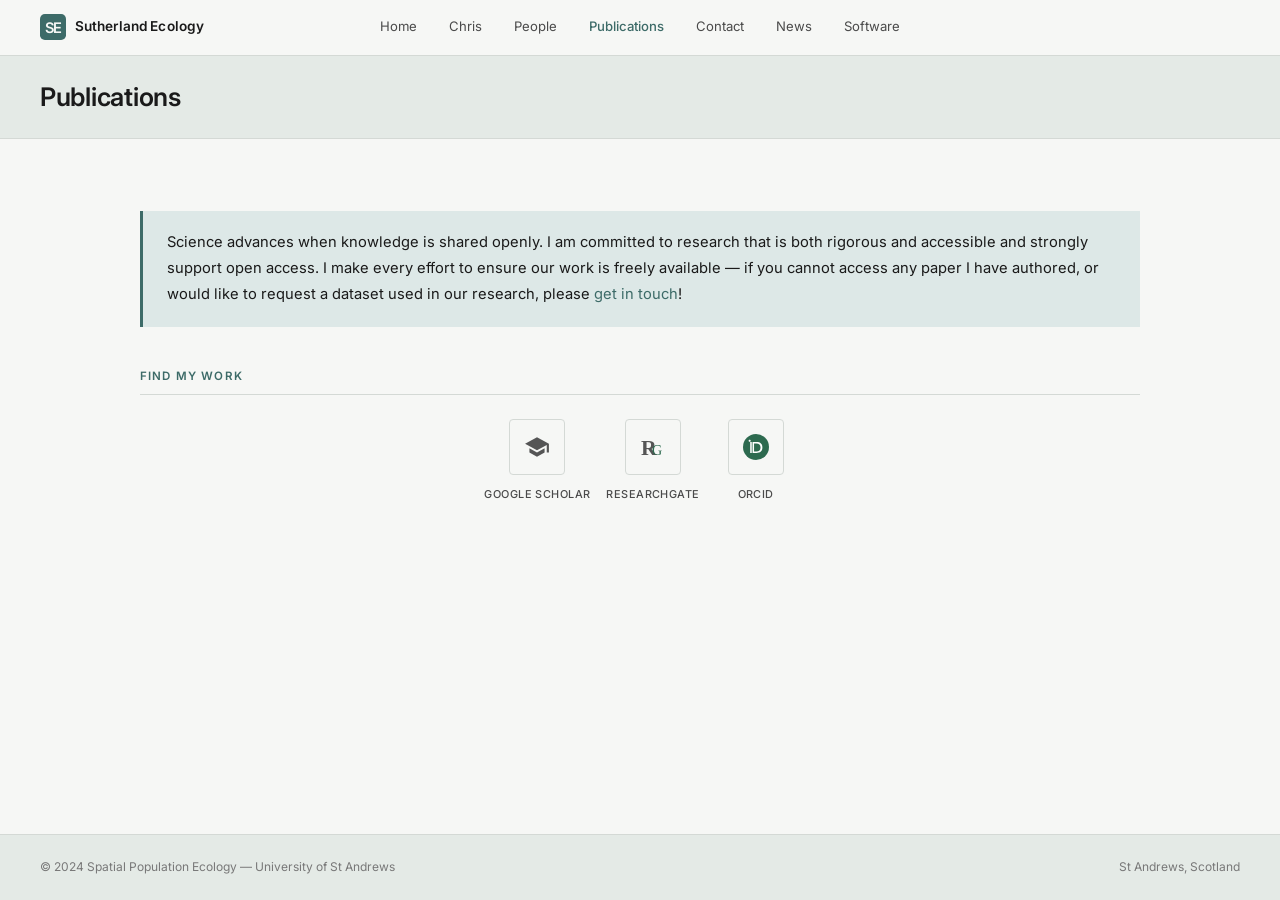
<file: publications.html>
<!DOCTYPE html>
<html lang="en">
<head>
  <meta charset="UTF-8" />
  <meta name="viewport" content="width=device-width, initial-scale=1.0" />
  <title>Publications — Spatial Population Ecology</title>
  <link rel="stylesheet" href="style.css" />
  <link rel="icon" type="image/svg+xml" href="favicon.svg" />

  <!-- Google tag (gtag.js) -->
  <script async src="https://www.googletagmanager.com/gtag/js?id=G-0MCSNY5GV2"></script>
  <script>
    window.dataLayer = window.dataLayer || [];
    function gtag(){dataLayer.push(arguments);}
    gtag('js', new Date());
    gtag('config', 'G-0MCSNY5GV2');
  </script>
</head>
<body>

  <nav>
    <a class="nav-brand" href="index.html">
      <svg width="26" height="26" viewBox="0 0 32 32" xmlns="http://www.w3.org/2000/svg" style="flex-shrink:0;">
        <rect width="32" height="32" rx="6" fill="#3d6b68"/>
        <text x="16" y="23" font-family="Inter, system-ui, sans-serif" font-size="18" font-weight="600" fill="#f6f7f5" text-anchor="middle" letter-spacing="-1">SE</text>
      </svg>
      Sutherland Ecology
    </a>
    <ul class="nav-links">
      <li><a href="index.html">Home</a></li>
      <li><a href="chris.html">Chris</a></li>
      <li><a href="people.html">People</a></li>
      <li><a href="publications.html" class="active">Publications</a></li>
      <li><a href="contact.html">Contact</a></li>
      <li><a href="news.html">News</a></li>
      <li><a href="software.html">Software</a></li>
    </ul>
    <button class="nav-hamburger" id="hamburger" aria-label="Menu">
      <span></span><span></span><span></span>
    </button>
  </nav>

  <!-- Mobile drawer -->
  <div class="nav-drawer" id="nav-drawer">
    <a href="index.html">Home</a>
    <a href="chris.html">Chris</a>
    <a href="people.html">People</a>
    <a href="publications.html" class="active">Publications</a>
    <a href="contact.html">Contact</a>
    <a href="news.html">News</a>
    <a href="software.html">Software</a>
  </div>

  
  <div class="page-header">
    <h1>Publications</h1>
  </div>

  <main>
    <div class="section">

      <div class="pub-statement">
        <p>
          Science advances when knowledge is shared openly. I am committed to research that
          is both rigorous and accessible and strongly support open access. I make every
          effort to ensure our work is freely available — if you cannot access any paper I
          have authored, or would like to request a dataset used in our research, please
          <a href="https://sutherlandecology.com/contact.html">get in touch</a>!
        </p>
      </div>

      <h2>Find My Work</h2>

      <div class="pub-icon-links" style="justify-content:center;">

        <a class="pub-icon-link"
           href="https://scholar.google.com/citations?user=PZhqA9UAAAAJ&hl=en"
           target="_blank" rel="noopener">
          <div class="pub-icon">
            <svg viewBox="0 0 24 24" fill="none" xmlns="http://www.w3.org/2000/svg">
              <path d="M12 3L1 9l11 6 9-4.91V17h2V9L12 3zM5 13.18v4L12 21l7-3.82v-4L12 17l-7-3.82z" fill="#555"/>
            </svg>
          </div>
          <span class="pub-icon-label">Google Scholar</span>
        </a>

        <a class="pub-icon-link"
           href="http://www.researchgate.net/profile/Chris_Sutherland2/"
           target="_blank" rel="noopener">
          <div class="pub-icon">
            <svg viewBox="0 0 24 24" xmlns="http://www.w3.org/2000/svg">
              <text x="1" y="19" font-family="Georgia, serif" font-size="20" font-weight="bold" fill="#555">R</text>
              <text x="11" y="19" font-family="Georgia, serif" font-size="13" fill="#2d6a4f">G</text>
            </svg>
          </div>
          <span class="pub-icon-label">ResearchGate</span>
        </a>

        <a class="pub-icon-link"
           href="https://orcid.org/0000-0003-2073-1751"
           target="_blank" rel="noopener">
          <div class="pub-icon">
            <svg viewBox="0 0 256 256" xmlns="http://www.w3.org/2000/svg">
              <circle cx="128" cy="128" r="128" fill="#2d6a4f"/>
              <path d="M86.3 186.2H70.9V79.1h15.4v107.1zm22.6 0h-15V79.1h38.9c39.3 0 58.2 18.6 58.2 53.5 0 35.9-19.7 53.6-59.2 53.6h-22.9zm0-93.6v79.9h21.6c27.7 0 42.2-13.1 42.2-39.8 0-27-14.5-40.1-42.2-40.1h-21.6zm-33.3-27.1c0 5.5-4.5 10-10 10s-10-4.5-10-10 4.5-10 10-10 10 4.5 10 10z" fill="#fff"/>
            </svg>
          </div>
          <span class="pub-icon-label">ORCID</span>
        </a>

      </div>

      <!--
        OPTIONAL: Add individual papers below.

        <h2>Selected Publications</h2>

        <div style="padding: 1.2rem 0; border-bottom: 1px solid var(--border);">
          <h3>Paper Title</h3>
          <p style="font-size:.8rem; color:var(--faint); margin-bottom:.5rem; font-family:'DM Mono',monospace;">
            Sutherland, C., Author, A. & Author, B. (2023). <em>Journal Name</em>, 12(3), 456–478.
          </p>
          <p>Short description of the paper's contribution.</p>
          <p><a href="#">PDF</a> &nbsp;·&nbsp; <a href="#">DOI</a> &nbsp;·&nbsp; <a href="#">Data</a></p>
        </div>
      -->

    </div>
  </main>

  <footer>
    <span class="footer-copy">&copy; 2024 Spatial Population Ecology &mdash; University of St Andrews</span>
    <span class="footer-copy">St Andrews, Scotland</span>
  </footer>

  <script>
    const hamburger = document.getElementById('hamburger');
    const drawer = document.getElementById('nav-drawer');
    hamburger.addEventListener('click', () => {
      hamburger.classList.toggle('open');
      drawer.classList.toggle('open');
    });
    drawer.querySelectorAll('a').forEach(a => {
      a.addEventListener('click', () => {
        hamburger.classList.remove('open');
        drawer.classList.remove('open');
      });
    });
  </script>
</body>
</html>
</file>
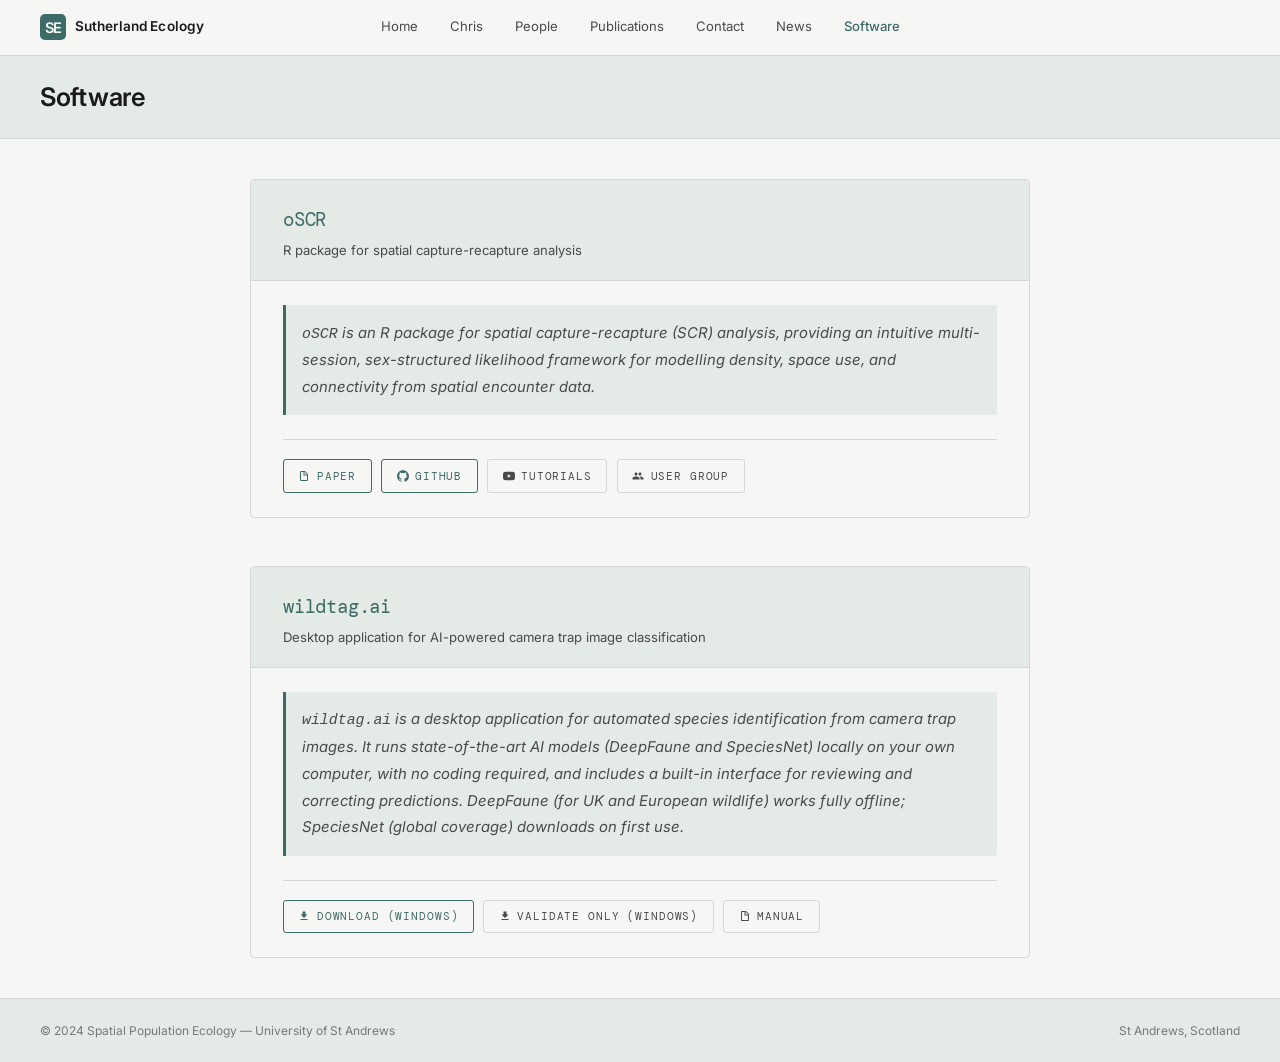
<file: software.html>
<!DOCTYPE html>
<html lang="en">
<head>
  <meta charset="UTF-8" />
  <meta name="viewport" content="width=device-width, initial-scale=1.0" />
  <title>Software Spatial Population Ecology</title>
  <link rel="stylesheet" href="style.css" />
  <link rel="icon" type="image/svg+xml" href="favicon.svg" />
  <style>
    /* ── SOFTWARE PAGE ───────────────────────────── */
    .software-list {
      max-width: 860px;
      margin: 0 auto;
      padding: 2.5rem 2.5rem;
      display: flex;
      flex-direction: column;
      gap: 3rem;
    }

    .software-card {
      border: 1px solid var(--border);
      background: var(--white);
      border-radius: 4px;
      overflow: hidden;
    }

    .software-header {
      background: var(--bg);
      padding: 1.5rem 2rem 1.2rem;
      border-bottom: 1px solid var(--border);
    }

    .software-name {
      font-family: 'DM Mono', monospace;
      font-size: 1.2rem;
      font-weight: 400;
      color: var(--accent);
      margin-bottom: .3rem;
      letter-spacing: -.01em;
    }

    .software-tagline {
      font-size: .82rem;
      color: var(--muted);
      line-height: 1.5;
    }

    .software-body {
      padding: 1.5rem 2rem;
    }

    .software-desc {
      font-size: .93rem;
      line-height: 1.8;
      color: var(--muted);
      margin-bottom: 1.5rem;
      font-style: italic;
      border-left: 3px solid var(--accent);
      padding-left: 1rem;
      background: var(--bg);
      padding: .9rem 1rem;
      border-radius: 0 3px 3px 0;
    }

    .software-features {
      margin-bottom: 1.5rem;
    }

    .software-feature {
      display: flex;
      gap: .6rem;
      align-items: baseline;
      font-size: .88rem;
      color: var(--muted);
      line-height: 1.6;
      margin-bottom: .3rem;
    }

    .software-feature::before {
      content: '→';
      color: var(--accent);
      font-size: .8rem;
      flex-shrink: 0;
    }

    .software-links {
      display: flex;
      flex-wrap: wrap;
      gap: .6rem;
      padding-top: 1.2rem;
      border-top: 1px solid var(--border);
    }

    .software-link {
      display: inline-flex;
      align-items: center;
      gap: .4rem;
      font-family: 'DM Mono', monospace;
      font-size: .68rem;
      font-weight: 400;
      letter-spacing: .08em;
      text-transform: uppercase;
      color: var(--accent);
      text-decoration: none;
      border: 1px solid var(--accent);
      border-radius: 3px;
      padding: .4rem .9rem;
      transition: background .15s, color .15s;
    }

    .software-link:hover {
      background: var(--accent);
      color: var(--white);
      border-bottom: 1px solid var(--accent);
    }

    .software-link svg {
      width: 12px;
      height: 12px;
      fill: currentColor;
      flex-shrink: 0;
    }

    .software-link-secondary {
      border-color: var(--border);
      color: var(--muted);
    }

    .software-link-secondary:hover {
      background: var(--muted);
      border-color: var(--muted);
      color: var(--white);
    }

    @media (max-width: 600px) {
      .software-list { padding: 2rem 1.2rem; }
      .software-header { padding: 1.2rem 1.2rem 1rem; }
      .software-body { padding: 1.2rem; }
    }
  </style>
  <!-- Google tag (gtag.js) -->
  <script async src="https://www.googletagmanager.com/gtag/js?id=G-0MCSNY5GV2"></script>
  <script>
    window.dataLayer = window.dataLayer || [];
    function gtag(){dataLayer.push(arguments);}
    gtag('js', new Date());
    gtag('config', 'G-0MCSNY5GV2');
  </script>
</head>
<body>

  <nav>
    <a class="nav-brand" href="index.html">
      <svg width="26" height="26" viewBox="0 0 32 32" xmlns="http://www.w3.org/2000/svg" style="flex-shrink:0;">
        <rect width="32" height="32" rx="6" fill="#3d6b68"/>
        <text x="16" y="23" font-family="Inter, system-ui, sans-serif" font-size="18" font-weight="600" fill="#f6f7f5" text-anchor="middle" letter-spacing="-1">SE</text>
      </svg>
      Sutherland Ecology
    </a>
    <ul class="nav-links">
      <li><a href="index.html">Home</a></li>
      <li><a href="chris.html">Chris</a></li>
      <li><a href="people.html">People</a></li>
      <li><a href="publications.html">Publications</a></li>
      <li><a href="contact.html">Contact</a></li>
      <li><a href="news.html">News</a></li>
      <li><a href="software.html" class="active">Software</a></li>
    </ul>
    <button class="nav-hamburger" id="hamburger" aria-label="Menu">
      <span></span><span></span><span></span>
    </button>
  </nav>

  <!-- Mobile drawer -->
  <div class="nav-drawer" id="nav-drawer">
    <a href="index.html">Home</a>
    <a href="chris.html">Chris</a>
    <a href="people.html">People</a>
    <a href="publications.html">Publications</a>
    <a href="contact.html">Contact</a>
    <a href="news.html">News</a>
    <a href="software.html" class="active">Software</a>
  </div>

  <div class="page-header">
    <h1>Software</h1>
  </div>

  <main>
    <div class="software-list">

      <!-- ══ oSCR ════════════════════════════════════ -->
      <div class="software-card">
        <div class="software-header">
          <div class="software-name">oSCR</div>
          <div class="software-tagline">R package for spatial capture-recapture analysis</div>
        </div>
        <div class="software-body">

          <div class="software-desc">
            <code>oSCR</code> is an R package for spatial capture-recapture (SCR) analysis, providing an intuitive multi-session, sex-structured likelihood framework for modelling density, space use, and connectivity from spatial encounter data.
          </div>

          <div class="software-links">
            <a class="software-link" href="https://nsojournals.onlinelibrary.wiley.com/doi/10.1111/ecog.04551" target="_blank" rel="noopener">
              <!-- paper icon -->
              <svg viewBox="0 0 24 24"><path d="M14 2H6a2 2 0 0 0-2 2v16a2 2 0 0 0 2 2h12a2 2 0 0 0 2-2V8l-6-6zm-1 1.5L18.5 9H13V3.5zM6 20V4h5v7h7v9H6z"/></svg>
              Paper
            </a>
            <a class="software-link" href="https://github.com/jaroyle/oSCR" target="_blank" rel="noopener">
              <!-- github icon -->
              <svg viewBox="0 0 24 24"><path d="M12 .297c-6.63 0-12 5.373-12 12 0 5.303 3.438 9.8 8.205 11.385.6.113.82-.258.82-.577 0-.285-.01-1.04-.015-2.04-3.338.724-4.042-1.61-4.042-1.61C4.422 18.07 3.633 17.7 3.633 17.7c-1.087-.744.084-.729.084-.729 1.205.084 1.838 1.236 1.838 1.236 1.07 1.835 2.809 1.305 3.495.998.108-.776.417-1.305.76-1.605-2.665-.3-5.466-1.332-5.466-5.93 0-1.31.465-2.38 1.235-3.22-.135-.303-.54-1.523.105-3.176 0 0 1.005-.322 3.3 1.23.96-.267 1.98-.399 3-.405 1.02.006 2.04.138 3 .405 2.28-1.552 3.285-1.23 3.285-1.23.645 1.653.24 2.873.12 3.176.765.84 1.23 1.91 1.23 3.22 0 4.61-2.805 5.625-5.475 5.92.42.36.81 1.096.81 2.22 0 1.606-.015 2.896-.015 3.286 0 .315.21.69.825.57C20.565 22.092 24 17.592 24 12.297c0-6.627-5.373-12-12-12"/></svg>
              GitHub
            </a>
            <a class="software-link software-link-secondary" href="https://www.youtube.com/@oscrpackage206" target="_blank" rel="noopener">
              <!-- youtube icon -->
              <svg viewBox="0 0 24 24"><path d="M23.498 6.186a3.016 3.016 0 0 0-2.122-2.136C19.505 3.545 12 3.545 12 3.545s-7.505 0-9.377.505A3.017 3.017 0 0 0 .502 6.186C0 8.07 0 12 0 12s0 3.93.502 5.814a3.016 3.016 0 0 0 2.122 2.136c1.871.505 9.376.505 9.376.505s7.505 0 9.377-.505a3.015 3.015 0 0 0 2.122-2.136C24 15.93 24 12 24 12s0-3.93-.502-5.814zM9.545 15.568V8.432L15.818 12l-6.273 3.568z"/></svg>
              Tutorials
            </a>
            <a class="software-link software-link-secondary" href="https://groups.google.com/g/oscr_package" target="_blank" rel="noopener">
              <!-- group icon -->
              <svg viewBox="0 0 24 24"><path d="M16 11c1.66 0 2.99-1.34 2.99-3S17.66 5 16 5c-1.66 0-3 1.34-3 3s1.34 3 3 3zm-8 0c1.66 0 2.99-1.34 2.99-3S9.66 5 8 5C6.34 5 5 6.34 5 8s1.34 3 3 3zm0 2c-2.33 0-7 1.17-7 3.5V19h14v-2.5c0-2.33-4.67-3.5-7-3.5zm8 0c-.29 0-.62.02-.97.05 1.16.84 1.97 1.97 1.97 3.45V19h6v-2.5c0-2.33-4.67-3.5-7-3.5z"/></svg>
              User Group
            </a>
          </div>

        </div>
      </div>


      <!-- ══ wildtag.ai ═══════════════════════════════ -->
      <div class="software-card">
        <div class="software-header">
          <div class="software-name">wildtag.ai</div>
          <div class="software-tagline">Desktop application for AI-powered camera trap image classification</div>
        </div>
        <div class="software-body">

          <div class="software-desc">
            <code>wildtag.ai</code> is a desktop application for automated species identification from camera trap images. It runs state-of-the-art AI models (DeepFaune and SpeciesNet) locally on your own computer, with no coding required, and includes a built-in interface for reviewing and correcting predictions. DeepFaune (for UK and European wildlife) works fully offline; SpeciesNet (global coverage) downloads on first use.
          </div>

                    <div class="software-links">
            <a class="software-link" href="https://huggingface.co/chrissuthy/wildtag-installer/resolve/main/wildtag_Setup.exe" target="_blank" rel="noopener">
              <svg viewBox="0 0 24 24"><path d="M19 9h-4V3H9v6H5l7 7 7-7zM5 18v2h14v-2H5z"/></svg>
              Download (Windows)
            </a>
            <a class="software-link software-link-secondary" href="https://huggingface.co/chrissuthy/wildtag-installer/resolve/main/wildtag_validate.exe" target="_blank" rel="noopener">
              <svg viewBox="0 0 24 24"><path d="M19 9h-4V3H9v6H5l7 7 7-7zM5 18v2h14v-2H5z"/></svg>
              Validate Only (Windows)
            </a>
            <a class="software-link software-link-secondary" href="https://huggingface.co/spaces/chrissuthy/wildtag-manual" target="_blank" rel="noopener">
              <svg viewBox="0 0 24 24"><path d="M14 2H6a2 2 0 0 0-2 2v16a2 2 0 0 0 2 2h12a2 2 0 0 0 2-2V8l-6-6zm-1 1.5L18.5 9H13V3.5zM6 20V4h5v7h7v9H6z"/></svg>
              Manual
            </a>
          </div>

        </div>
      </div>

    </div>
  </main>

  <footer>
    <span class="footer-copy">&copy; 2024 Spatial Population Ecology &mdash; University of St Andrews</span>
    <span class="footer-copy">St Andrews, Scotland</span>
  </footer>

  <script>
    const hamburger = document.getElementById('hamburger');
    const drawer = document.getElementById('nav-drawer');
    hamburger.addEventListener('click', () => {
      hamburger.classList.toggle('open');
      drawer.classList.toggle('open');
    });
    drawer.querySelectorAll('a').forEach(a => {
      a.addEventListener('click', () => {
        hamburger.classList.remove('open');
        drawer.classList.remove('open');
      });
    });
  </script>

</body>
</html>
</file>
<file: style.css>
/* =============================================
   SUTHERLAND ECOLOGY — Academic Style
   Clean, high-contrast, scientific
   ============================================= */

@import url('https://fonts.googleapis.com/css2?family=Inter:wght@300;400;500;600&family=DM+Mono:wght@300;400&display=swap');

:root {
  --white:     #f6f7f5;      /* cool linen background */
  --bg:        #e4eae6;      /* sage green panels */
  --border:    #d4d9d5;
  --text:      #1a1a1a;
  --muted:     #4a4a4a;
  --faint:     #787878;
  --accent:    #3d6b68;      /* slate teal accent */
  --accent-bg: #dde8e7;
  --nav-h:     56px;
}

*, *::before, *::after { box-sizing: border-box; margin: 0; padding: 0; }
html { scroll-behavior: smooth; }

body {
  font-family: 'Inter', sans-serif;
  font-weight: 400;
  font-size: 15px;
  line-height: 1.7;
  background: var(--white);
  color: var(--text);
  min-height: 100vh;
  display: flex;
  flex-direction: column;
  -webkit-font-smoothing: antialiased;
}

/* ── NAV ─────────────────────────────────────── */
nav {
  position: sticky;
  top: 0;
  z-index: 100;
  height: var(--nav-h);
  background: var(--white);
  border-bottom: 1px solid var(--border);
  display: grid !important;
  grid-template-columns: 1fr auto 1fr;
  align-items: center;
  padding: 0 2.5rem;
}

nav .nav-brand { justify-self: start; }
nav .nav-links { justify-self: center; margin: 0; padding: 0; }
nav .nav-hamburger { justify-self: end; }

.nav-brand {
  display: inline-flex;
  align-items: center;
  gap: .55rem;
  font-size: .85rem;
  font-weight: 600;
  letter-spacing: .01em;
  color: var(--text);
  text-decoration: none;
  line-height: 1;
}

.nav-brand svg {
  display: block;
}



.nav-links {
  display: flex;
  gap: 2rem;
  list-style: none;
}

.nav-links a {
  font-size: .82rem;
  font-weight: 400;
  color: var(--muted);
  text-decoration: none;
  transition: color .15s;
}

.nav-links a:hover,
.nav-links a.active {
  color: var(--accent);
}

.nav-links a.active {
  font-weight: 500;
}

.nav-links li {
  list-style: none;
  padding: 0;
}

.nav-links li::before {
  content: none;
}

/* ── HAMBURGER MENU ──────────────────────────── */
.nav-hamburger {
  display: none;
  flex-direction: column;
  justify-content: center;
  gap: 5px;
  background: none;
  border: none;
  cursor: pointer;
  padding: .3rem;
  z-index: 200;
}

.nav-hamburger span {
  display: block;
  width: 22px;
  height: 2px;
  background: var(--text);
  border-radius: 2px;
  transition: transform .25s, opacity .25s;
}

.nav-hamburger.open span:nth-child(1) { transform: translateY(7px) rotate(45deg); }
.nav-hamburger.open span:nth-child(2) { opacity: 0; }
.nav-hamburger.open span:nth-child(3) { transform: translateY(-7px) rotate(-45deg); }

/* Mobile drawer */
.nav-drawer {
  display: none;
  position: fixed;
  top: var(--nav-h);
  left: 0; right: 0;
  background: var(--white);
  border-bottom: 1px solid var(--border);
  padding: 1.2rem 1.5rem;
  z-index: 99;
  flex-direction: column;
  gap: 0;
  box-shadow: 0 4px 16px rgba(0,0,0,.08);
}

.nav-drawer.open { display: flex; }

.nav-drawer a {
  font-size: .9rem;
  font-weight: 400;
  color: var(--muted);
  text-decoration: none;
  padding: .7rem 0;
  border-bottom: 1px solid var(--border);
  transition: color .15s;
}

.nav-drawer a:last-child { border-bottom: none; }
.nav-drawer a:hover,
.nav-drawer a.active { color: var(--accent); font-weight: 500; }

/* ── MAIN ────────────────────────────────────── */
main { flex: 1; }

/* ── FOOTER ──────────────────────────────────── */
footer {
  border-top: 1px solid var(--border);
  padding: 1.4rem 2.5rem;
  display: flex;
  align-items: center;
  justify-content: space-between;
  /* links centred via flex on .nav-links */
  gap: 1rem;
  background: var(--bg);
}

.footer-copy {
  font-size: .75rem;
  color: var(--faint);
}

/* ── PAGE HEADER ─────────────────────────────── */
.page-header {
  padding: 1.2rem 2.5rem;
  border-bottom: 1px solid var(--border);
  background: var(--bg);
}

.page-header h1 {
  font-size: 1.6rem;
  font-weight: 600;
  color: var(--text);
  letter-spacing: -.01em;
}

.page-header p {
  font-size: .85rem;
  color: var(--muted);
  margin-top: .3rem;
}

/* ── HERO ────────────────────────────────────── */
.hero {
  display: grid;
  grid-template-columns: 1fr 1fr;
  border-bottom: 1px solid var(--border);
}

.hero-left {
  padding: 2.5rem 3rem 2.5rem 2.5rem;
  border-right: 1px solid var(--border);
  display: flex;
  flex-direction: column;
  justify-content: center;
}

.hero-eyebrow {
  font-size: .75rem;
  font-weight: 500;
  letter-spacing: .08em;
  text-transform: uppercase;
  color: var(--accent);
  margin-bottom: 1rem;
}

.hero h1 {
  font-size: clamp(2rem, 4vw, 3rem);
  font-weight: 600;
  line-height: 1.15;
  color: var(--text);
  letter-spacing: -.02em;
  margin-bottom: 1.5rem;
}

.hero-desc {
  font-size: .95rem;
  line-height: 1.75;
  color: var(--muted);
  max-width: 480px;
}

.hero-right {
  padding: 2.5rem 2.5rem 2.5rem 3rem;
  display: flex;
  flex-direction: column;
  justify-content: center;
  gap: 0;
  background: var(--bg);
}

.hero-stat {
  padding: 1.5rem 0;
  border-bottom: 1px solid var(--border);
}

.hero-stat:first-child { border-top: 1px solid var(--border); }

.hero-stat-label {
  font-size: .72rem;
  font-weight: 500;
  letter-spacing: .08em;
  text-transform: uppercase;
  color: var(--accent);
  margin-bottom: .4rem;
}

.hero-stat-text {
  font-size: .92rem;
  color: var(--text);
  line-height: 1.6;
}

/* ── SECTION ─────────────────────────────────── */
.section {
  max-width: 1080px;
  margin: 0 auto;
  padding: 3rem 2.5rem;
}

.section-wide {
  max-width: 1080px;
  margin: 0 auto;
  padding: 1.8rem 2.5rem;
}

/* ── TYPOGRAPHY ──────────────────────────────── */
h2 {
  font-size: .72rem;
  font-weight: 600;
  letter-spacing: .1em;
  text-transform: uppercase;
  color: var(--accent);
  margin: 2.5rem 0 1rem;
  padding-bottom: .5rem;
  border-bottom: 1px solid var(--border);
}

h3 {
  font-size: 1rem;
  font-weight: 600;
  color: var(--text);
  margin-bottom: .3rem;
}

p {
  font-size: .93rem;
  line-height: 1.75;
  color: var(--muted);
  margin-bottom: .9rem;
}

ul {
  list-style: none;
  padding: 0;
  margin-bottom: .9rem;
}

ul li {
  font-size: .93rem;
  line-height: 1.75;
  color: var(--muted);
  padding-left: 1rem;
  position: relative;
  margin-bottom: .15rem;
}

ul li::before {
  content: '–';
  position: absolute;
  left: 0;
  color: var(--accent);
}

a {
  color: var(--accent);
  text-decoration: none;
  border-bottom: 1px solid transparent;
  transition: border-color .15s;
}

a:hover { border-bottom-color: var(--accent); }

/* ── PROFILE (Chris) ─────────────────────────── */
.profile-grid {
  display: grid;
  grid-template-columns: 160px 1fr;
  gap: 3rem;
  align-items: start;
  margin-top: 1rem;
}

.profile-img {
  width: 160px;
  height: 200px;
  object-fit: cover;
  object-position: top;
  display: block;
  border: 1px solid var(--border);
}

.profile-img-placeholder {
  width: 160px;
  height: 200px;
  background: var(--bg);
  border: 1px solid var(--border);
  display: flex;
  align-items: center;
  justify-content: center;
  font-size: .72rem;
  color: var(--faint);
  font-family: 'DM Mono', monospace;
  text-align: center;
  line-height: 1.8;
}

.profile-name {
  font-size: 1.4rem;
  font-weight: 600;
  color: var(--text);
  margin-bottom: .2rem;
  letter-spacing: -.01em;
}

.profile-role {
  font-size: .8rem;
  color: var(--muted);
  margin-bottom: 1.5rem;
}

/* ── TEAM CARDS ──────────────────────────────── */
.team-grid {
  display: grid;
  grid-template-columns: repeat(auto-fill, minmax(240px, 1fr));
  gap: 1px;
  background: var(--border);
  border: 1px solid var(--border);
  margin-top: 1rem;
  align-items: stretch;
}

.team-card {
  background: var(--white);
  padding: 1.3rem 1.3rem 1.1rem;
  display: flex;
  flex-direction: column;
  transition: background .15s;
}

.team-card:hover { background: var(--bg); }

/* name sits above the photo row */
.team-name {
  font-size: .92rem;
  font-weight: 600;
  color: var(--text);
  margin-bottom: .6rem;
  line-height: 1.3;
}

/* photo row: photo col left, meta right */
.team-card-top {
  display: flex;
  gap: .9rem;
  align-items: flex-start;
  margin-bottom: .85rem;
}

/* photo + optional institution stacked vertically */
.team-photo-col {
  display: flex;
  flex-direction: column;
  align-items: center;
  flex-shrink: 0;
  gap: .35rem;
}

.team-photo {
  width: 72px;
  height: 72px;
  border-radius: 4px;
  object-fit: cover;
  object-position: top;
  border: 1px solid var(--border);
}

.team-photo-placeholder {
  width: 72px;
  height: 72px;
  border-radius: 4px;
  background: var(--bg);
  border: 1px solid var(--border);
  display: flex;
  align-items: center;
  justify-content: center;
  font-size: .5rem;
  color: var(--faint);
  font-family: 'DM Mono', monospace;
  text-align: center;
  line-height: 1.6;
}

.team-meta { flex: 1; min-width: 0; }

.team-institution {
  font-size: .75rem;
  color: var(--muted);
  margin-bottom: .05rem;
  line-height: 1.4;
}

.team-school {
  font-size: .7rem;
  color: var(--faint);
  margin-bottom: .3rem;
  line-height: 1.4;
}

.team-role {
  font-size: .65rem;
  font-weight: 500;
  letter-spacing: .07em;
  text-transform: uppercase;
  color: var(--accent);
  margin-bottom: .12rem;
}

.team-years {
  font-family: 'DM Mono', monospace;
  font-size: .65rem;
  color: var(--faint);
}

.team-desc {
  font-size: .82rem;
  line-height: 1.65;
  color: var(--muted);
  margin-bottom: .85rem;
  flex: 1;
}

/* icon pill grid */
.team-links {
  display: grid;
  grid-template-columns: repeat(7, 1fr);
  gap: 4px;
  margin-top: auto;
}

.team-link {
  display: flex;
  align-items: center;
  justify-content: center;
  width: 100%;
  aspect-ratio: 1;
  color: var(--muted);
  text-decoration: none;
  border: 1px solid var(--border);
  border-radius: 4px;
  background: var(--white);
  transition: border-color .15s, color .15s, background .15s;
}

.team-link:hover {
  border-color: currentColor;
  background: #f8f8f8;
}

/* Brand colours */
.team-link.link-github  { color: #24292e; }
.team-link.link-web      { color: #3d6b68; }
.team-link.link-linkedin { color: #0077b5; }
.team-link.link-twitter  { color: #000000; }
.team-link.link-bluesky  { color: #0085ff; }
.team-link.link-rg       { color: #00ccbb; }
.team-link.link-scholar  { color: #4285f4; }
.team-link.link-orcid    { color: #a6ce39; }

.team-link svg {
  width: 13px; height: 13px;
  fill: currentColor;
  flex-shrink: 0;
}

/* greyed-out inactive pill */
.team-link-inactive {
  display: flex;
  align-items: center;
  justify-content: center;
  width: 100%;
  aspect-ratio: 1;
  border: 1px solid var(--border);
  border-radius: 4px;
  background: var(--white);
  opacity: .22;
  cursor: default;
}

.team-link-inactive svg {
  width: 13px; height: 13px;
  fill: var(--faint);
  flex-shrink: 0;
}

/* ── ALUMNI ──────────────────────────────────── */
.alumni-section { margin-top: 3.5rem; }

.alumni-list { margin-top: 1rem; }

.alumni-row {
  display: grid;
  grid-template-columns: 220px 1fr auto;
  gap: .6rem 2rem;
  align-items: baseline;
  padding: .75rem 0;
  border-bottom: 1px solid var(--border);
}

.alumni-row:first-child { border-top: 1px solid var(--border); }

.alumni-name {
  font-size: .9rem;
  font-weight: 500;
  color: var(--text);
  text-decoration: none;
  border-bottom: none;
  transition: color .15s;
}

a.alumni-name:hover { color: var(--accent); border-bottom: none; }

.alumni-project {
  font-size: .85rem;
  color: var(--muted);
  line-height: 1.5;
}

.alumni-years {
  font-family: 'DM Mono', monospace;
  font-size: .72rem;
  color: var(--faint);
  white-space: nowrap;
}

/* ── PUBLICATIONS ────────────────────────────── */
.pub-statement {
  border-left: 3px solid var(--accent);
  padding: 1.2rem 1.5rem;
  background: var(--accent-bg);
  margin: 1.5rem 0 2.5rem;
}

.pub-statement p {
  font-size: .92rem;
  line-height: 1.75;
  color: var(--text);
  margin: 0;
}

.pub-icon-links {
  display: flex;
  flex-wrap: wrap;
  gap: 1rem;
  margin: 1.5rem 0;
}

.pub-icon-link {
  display: flex;
  flex-direction: column;
  align-items: center;
  gap: .6rem;
  text-decoration: none;
  color: var(--muted);
  transition: color .15s;
  border: none;
  min-width: 80px;
}

.pub-icon-link:hover { color: var(--accent); }
.pub-icon-link:hover .pub-icon { border-color: var(--accent); background: var(--accent-bg); }

.pub-icon {
  width: 56px; height: 56px;
  border: 1px solid var(--border);
  border-radius: 4px;
  display: flex;
  align-items: center;
  justify-content: center;
  transition: border-color .15s, background .15s;
  background: var(--white);
}

.pub-icon svg { width: 26px; height: 26px; }

.pub-icon-label {
  font-size: .68rem;
  font-weight: 500;
  letter-spacing: .04em;
  text-transform: uppercase;
}

/* ── CONTACT ─────────────────────────────────── */
.contact-grid {
  display: grid;
  grid-template-columns: 1fr 1fr;
  gap: 4rem;
  align-items: start;
}

.contact-form { display: grid; gap: 1rem; }

.form-group { display: flex; flex-direction: column; gap: .4rem; }

label {
  font-size: .72rem;
  font-weight: 500;
  letter-spacing: .06em;
  text-transform: uppercase;
  color: var(--muted);
}

input, textarea {
  width: 100%;
  padding: .65rem .8rem;
  background: var(--white);
  border: 1px solid var(--border);
  border-radius: 3px;
  font-family: 'Inter', sans-serif;
  font-size: .88rem;
  color: var(--text);
  outline: none;
  transition: border-color .15s;
}

input:focus, textarea:focus { border-color: var(--accent); }
textarea { min-height: 120px; resize: vertical; }

.btn-submit {
  font-family: 'Inter', sans-serif;
  font-size: .78rem;
  font-weight: 500;
  letter-spacing: .04em;
  background: var(--accent);
  color: var(--white);
  border: none;
  border-radius: 3px;
  padding: .7rem 1.6rem;
  cursor: pointer;
  transition: opacity .15s;
  align-self: start;
}

.btn-submit:hover { opacity: .85; }


/* ── NEWS ────────────────────────────────────── */
.news-section {
  max-width: 1080px;
  margin: 0 auto;
  padding: 3rem 2.5rem;
  border-top: 1px solid var(--border);
}

.news-section-header {
  display: flex;
  align-items: baseline;
  justify-content: space-between;
  margin-bottom: 1.2rem;
}

.news-section-header h2 {
  margin: 0;
  padding: 0;
  border: none;
}

.news-see-all {
  font-family: 'DM Mono', monospace;
  font-size: .68rem;
  letter-spacing: .1em;
  text-transform: uppercase;
  color: var(--accent);
  text-decoration: none;
  border-bottom: 1px solid transparent;
  transition: border-color .15s;
}

.news-see-all:hover { border-bottom-color: var(--accent); }

.news-list { width: 100%; }

.news-row {
  display: grid;
  grid-template-columns: 90px 80px 1fr auto;
  gap: .5rem 1.2rem;
  align-items: baseline;
  padding: .8rem 0;
  border-bottom: 1px solid var(--border);
  text-decoration: none;
  color: inherit;
}

.news-row:first-child { border-top: 1px solid var(--border); }
.news-row:hover .news-headline { color: var(--accent); }

.news-date {
  font-family: 'DM Mono', monospace;
  font-size: .68rem;
  color: var(--faint);
  letter-spacing: .05em;
  white-space: nowrap;
}

.news-tag {
  display: inline-block;
  font-family: 'DM Mono', monospace;
  font-size: .6rem;
  font-weight: 500;
  letter-spacing: .08em;
  text-transform: uppercase;
  padding: .2rem .55rem;
  border-radius: 3px;
  white-space: nowrap;
}

.tag-paper     { background: #dde8e7; color: #3d6b68; }
.tag-milestone { background: #e8f0dd; color: #4a6b2a; }
.tag-event     { background: #e8e4dd; color: #6b4e2a; }

.news-headline {
  font-size: .9rem;
  color: var(--text);
  line-height: 1.5;
  transition: color .15s;
}

.news-arrow {
  font-size: .8rem;
  color: var(--faint);
  transition: color .15s;
}

.news-row:hover .news-arrow { color: var(--accent); }

/* news page full list */
.news-page-list { max-width: 860px; margin: 0 auto; padding: 2.5rem 2.5rem; }

@media (max-width: 600px) {
  .news-row {
    grid-template-columns: 70px 70px 1fr;
    gap: .4rem .8rem;
  }
  .news-arrow { display: none; }
  .news-section { padding: 2rem 1.2rem; }
  .news-page-list { padding: 2rem 1.2rem; }
}

/* ── RESPONSIVE ──────────────────────────────── */
@media (max-width: 860px) {
  .hero { grid-template-columns: 1fr; }
  .hero-left { border-right: none; border-bottom: 1px solid var(--border); padding: 3rem 1.5rem; }
  .hero-right { padding: 2rem 1.5rem; background: var(--bg); }
  .contact-grid { grid-template-columns: 1fr; gap: 2.5rem; }
  .profile-grid { grid-template-columns: 1fr; gap: 1.5rem; }
}

@media (max-width: 600px) {
  nav { padding: 0 1.2rem; }
  .nav-links { display: none; }
  .nav-hamburger { display: flex; }
  .page-header { padding: 1rem 1.2rem; }
  .section, .section-wide { padding: 2.5rem 1.2rem; }
  .alumni-row { grid-template-columns: 1fr auto; }
  .alumni-project { grid-column: 1 / -1; }
}
</file>
